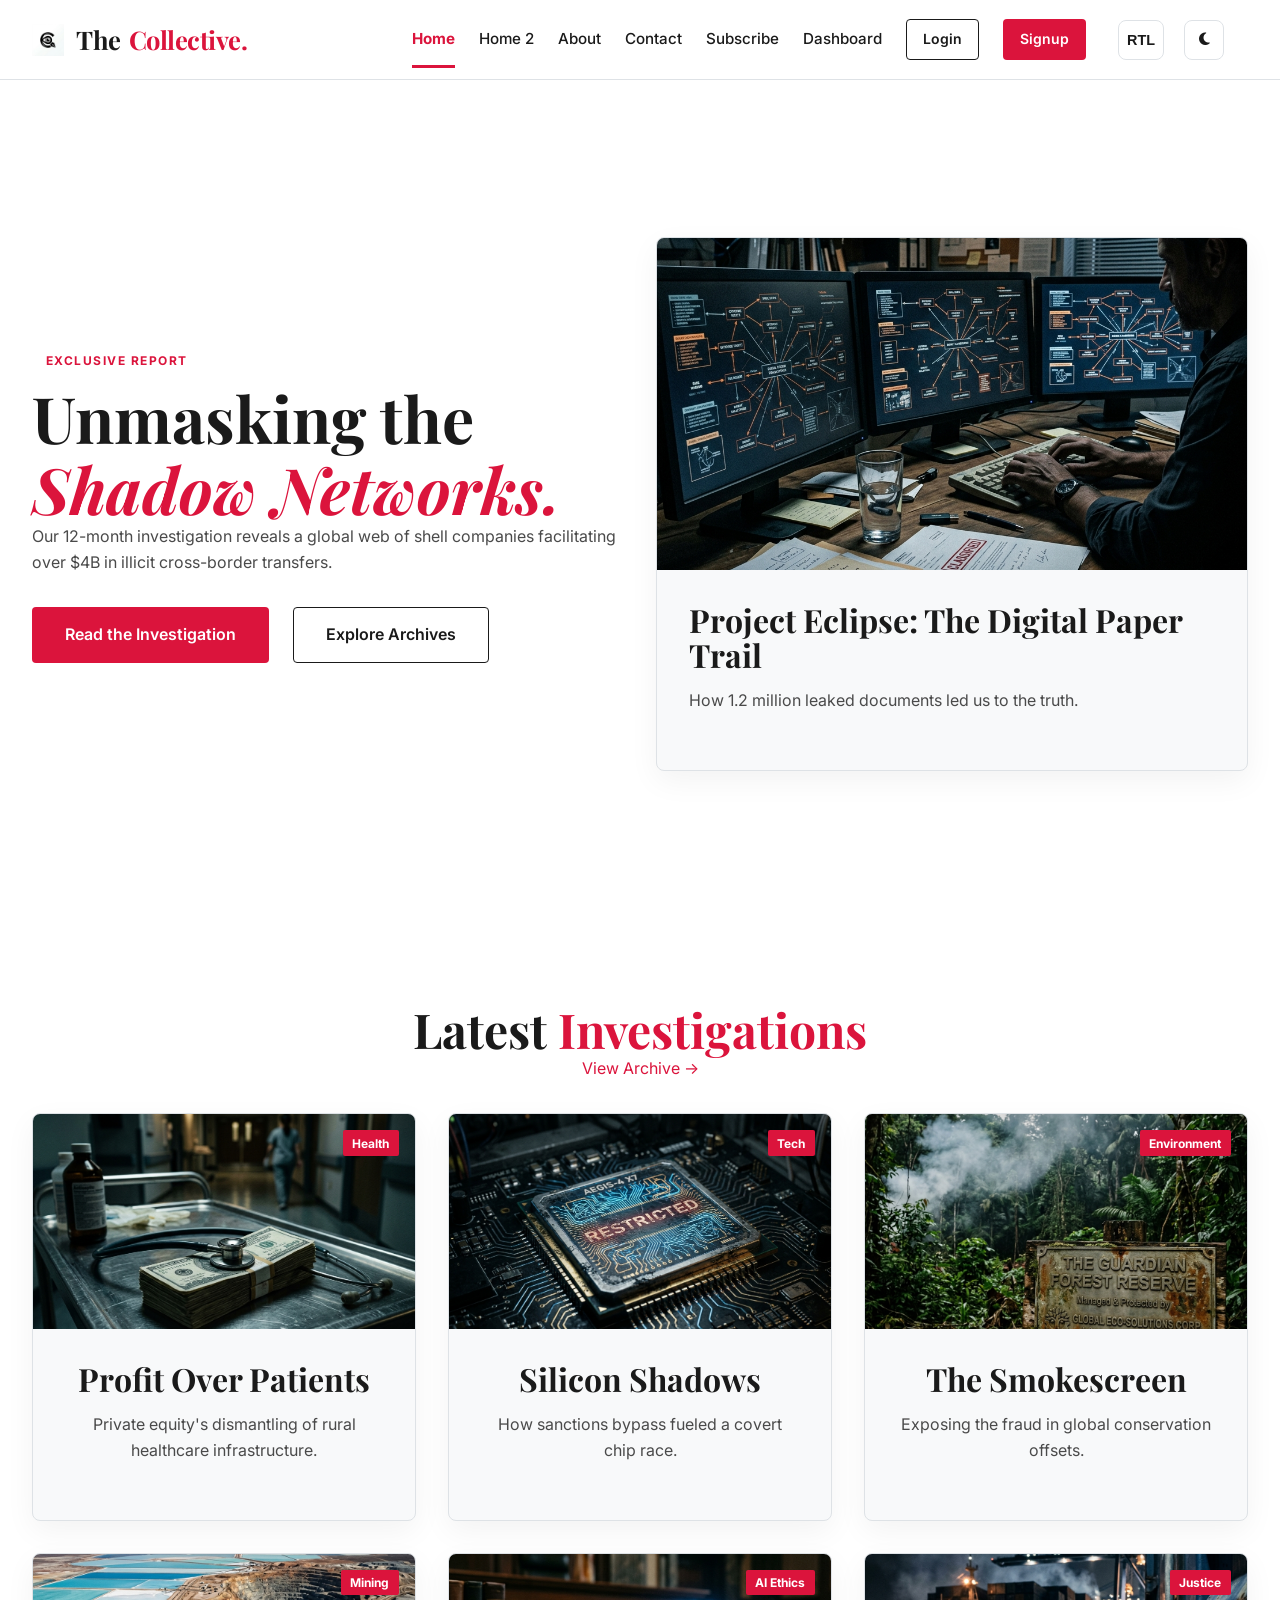
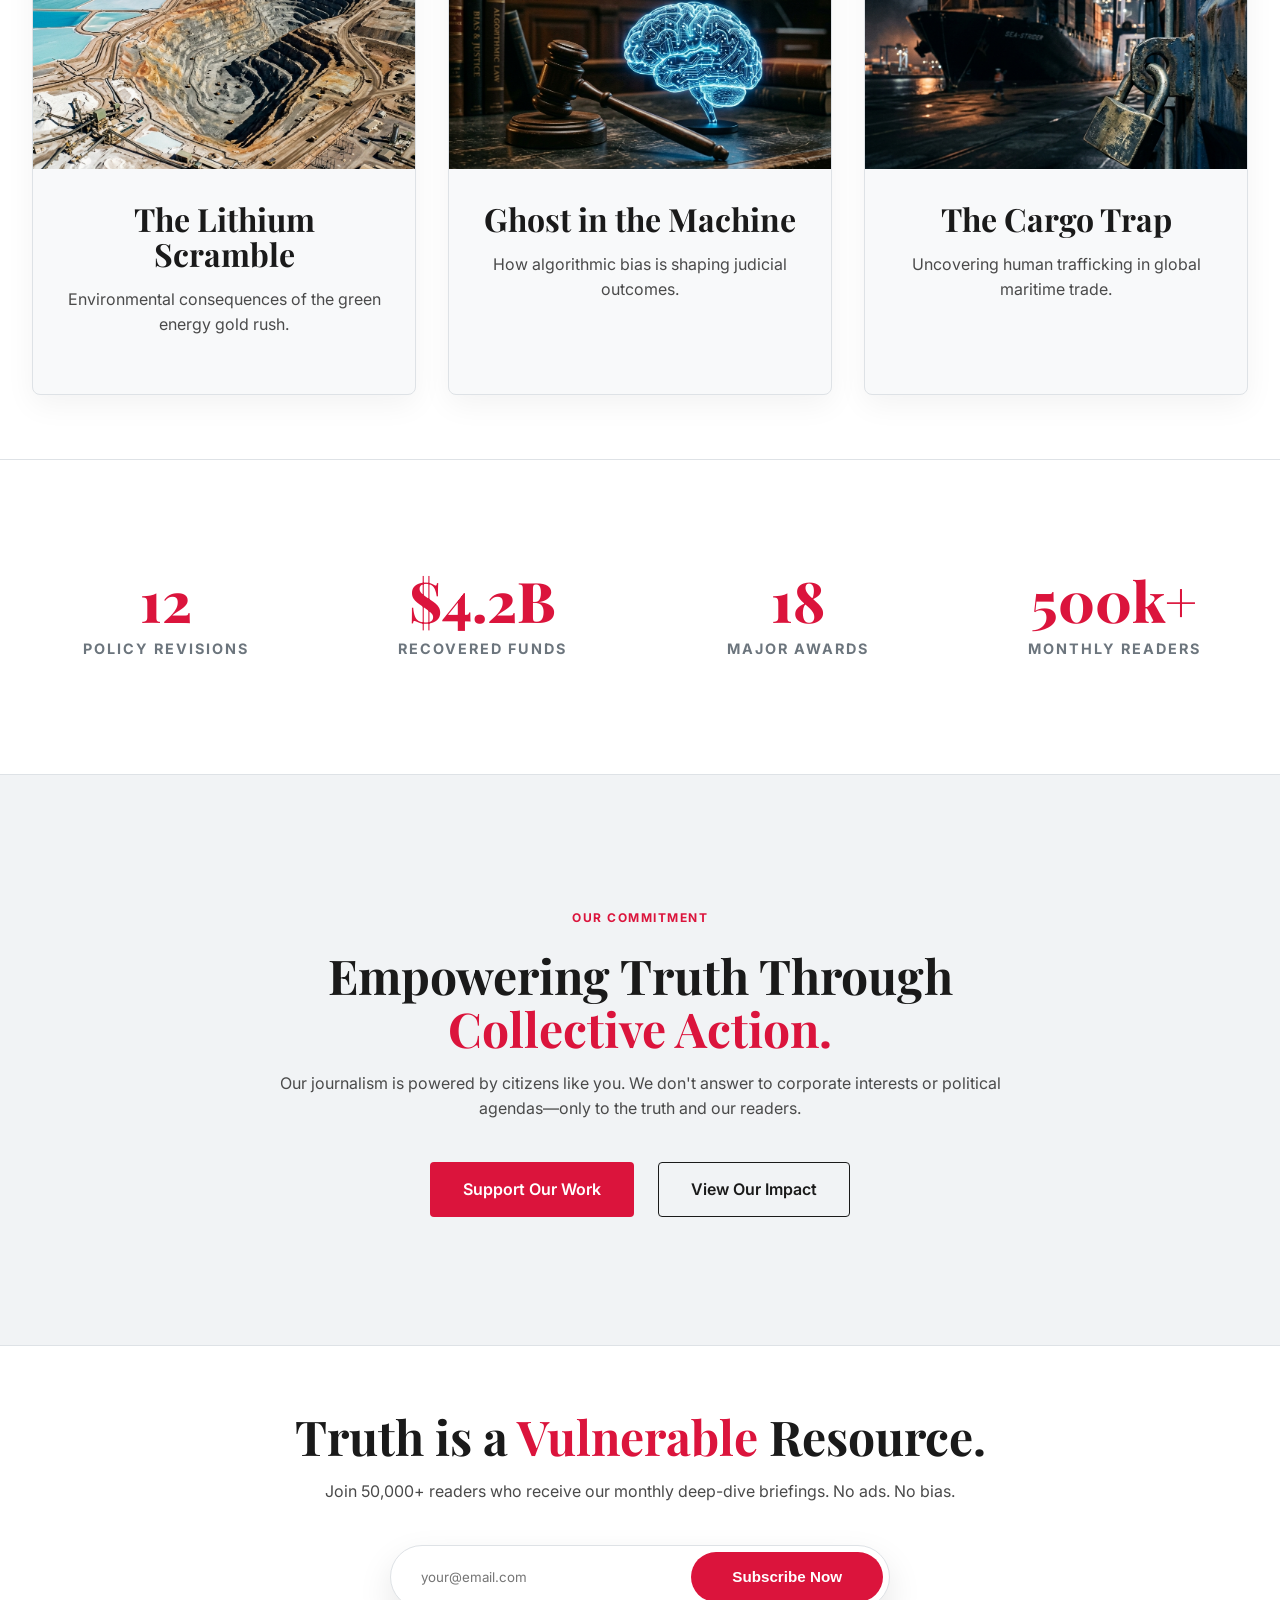
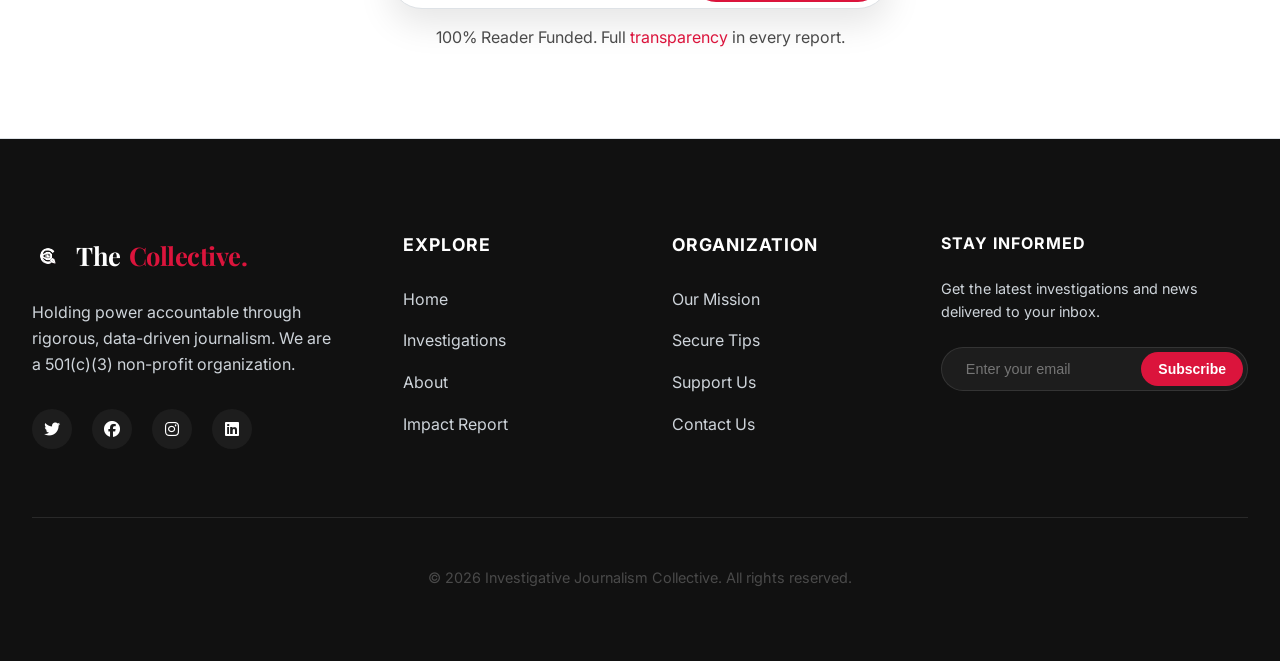
<file: index.html>
<!DOCTYPE html>
<html lang="en">

<head>
    <meta charset="UTF-8">
    <meta name="viewport" content="width=device-width, initial-scale=1.0">
    <title>The Collective | Independent Investigative Journalism</title>
    <meta name="description"
        content="A non-profit investigative journalism collective dedicated to transparency and holding power accountable.">

    <!-- Fonts -->
    <link rel="preconnect" href="https://fonts.googleapis.com">
    <link rel="preconnect" href="https://fonts.gstatic.com" crossorigin>
    <link
        href="https://fonts.googleapis.com/css2?family=Inter:wght@400;500;600;700&family=Playfair+Display:ital,wght@0,600;0,700;1,600&display=swap"
        rel="stylesheet">

    <!-- Icons -->
    <link rel="stylesheet" href="https://cdnjs.cloudflare.com/ajax/libs/font-awesome/6.4.0/css/all.min.css">

    <!-- Favicon -->
    <link rel="icon" type="image/png" href="assets/images/logo.png">

    <!-- Styles -->
    <link rel="stylesheet" href="assets/css/style.css">
</head>

<body>
    <!-- Navbar -->
    <nav class="navbar">
        <div class="container nav-content">
            <a href="index.html" class="logo">
                <img src="assets/images/logo.png" alt="Collective Logo">
                <span class="brand-name">The <span class="brand-accent">Collective.</span></span>
            </a>
            <div class="nav-links" id="nav-links">
                <a href="index.html" class="nav-item active">Home</a>
                <a href="home-2.html" class="nav-item">Home 2</a>

                <a href="about.html" class="nav-item">About</a>
                <a href="contact.html" class="nav-item">Contact</a>
                <a href="plans.html" class="nav-item">Subscribe</a>
                <a href="dashboard.html" class="nav-item">Dashboard</a>
                <a href="login.html" class="btn btn-sm btn-outline">Login</a>
                <a href="signup.html" class="btn btn-sm btn-primary">Signup</a>

                <!-- Mobile Only RTL Button -->
                <button class="mobile-only-rtl" onclick="document.getElementById('rtl-toggle').click()">RTL</button>
            </div>

            <div class="nav-utils">

                <button id="rtl-toggle" class="btn-rtl">RTL</button>
                <button id="theme-toggle" class="btn-icon" aria-label="Toggle Theme">
                    <i class="fas fa-moon"></i>
                </button>
            </div>

            <button class="nav-toggle" id="nav-toggle" aria-label="Toggle Navigation">
                <i class="fas fa-bars"></i>
            </button>
        </div>
    </nav>

    <!-- Reading Progress -->
    <div id="reading-progress" class="reading-progress"></div>

    <main class="home-page">
        <!-- Hero Section -->
        <section class="hero-3d section">
            <div class="container grid-2">
                <div class="hero-text reveal">
                    <span class="tag mb-sm">Exclusive Report</span>
                    <h1>Unmasking the <span class="text-accent italic">Shadow Networks.</span></h1>
                    <p class="lead">Our 12-month investigation reveals a global web of shell companies facilitating over
                        $4B in illicit cross-border transfers.</p>
                    <div class="hero-actions">
                        <a href="article-details.html" class="btn btn-primary">Read the Investigation</a>
                        <a href="articles.html" class="btn btn-outline">Explore Archives</a>
                    </div>
                </div>
                <div class="hero-visual reveal">
                    <!-- 3D Interactive Card logic in JS -->
                    <div class="card interactive-tilt">
                        <div class="card-img-wrapper">
                            <img src="assets/images/article_shadow_networks.png"
                                alt="Shadow Networks Investigation" class="card-img">
                        </div>
                        <div class="card-body p-md">
                            <h3>Project Eclipse: The Digital Paper Trail</h3>
                            <p class="text-muted">How 1.2 million leaked documents led us to the truth.</p>
                        </div>
                    </div>
                </div>
            </div>
        </section>

        <!-- Featured Grid -->
        <section class="section bg-secondary">
            <div class="container">
                <div class="section-header mb-md text-center">
                    <h2>Latest <span class="text-accent">Investigations</span></h2>
                    <a href="articles.html" class="text-accent font-bold">View Archive &rarr;</a>
                </div>

                <div class="grid-3">
                    <!-- Article 1 -->
                    <div class="card reveal affected-card">
                        <div class="card-img-wrapper">
                            <span class="tag-floating">Health</span>
                            <img src="assets/images/article_profit_patients.png"
                                alt="Healthcare" class="card-img">
                        </div>
                        <div class="p-md text-center">
                            <h3>Profit Over Patients</h3>
                            <p class="text-secondary">Private equity's dismantling of rural healthcare infrastructure.
                            </p>
                        </div>
                    </div>

                    <!-- Article 2 -->
                    <div class="card reveal affected-card">
                        <div class="card-img-wrapper">
                            <span class="tag-floating">Tech</span>
                            <img src="assets/images/article_silicon_shadows.png"
                                alt="Tech" class="card-img">
                        </div>
                        <div class="p-md text-center">
                            <h3>Silicon Shadows</h3>
                            <p class="text-secondary">How sanctions bypass fueled a covert chip race.</p>
                        </div>
                    </div>

                    <!-- Article 3 -->
                    <div class="card reveal">
                        <div class="card-img-wrapper">
                            <span class="tag-floating">Environment</span>
                            <img src="assets/images/article_smokescreen.png"
                                alt="Environment" class="card-img">
                        </div>
                        <div class="p-md text-center">
                            <h3>The Smokescreen</h3>
                            <p class="text-secondary">Exposing the fraud in global conservation offsets.</p>
                        </div>
                    </div>

                    <!-- Article 4 -->
                    <div class="card reveal">
                        <div class="card-img-wrapper">
                            <span class="tag-floating">Mining</span>
                            <img src="assets/images/article_lithium_scramble.png"
                                alt="Mining" class="card-img">
                        </div>
                        <div class="p-md text-center">
                            <h3>The Lithium Scramble</h3>
                            <p class="text-secondary">Environmental consequences of the green energy gold rush.</p>
                        </div>
                    </div>

                    <!-- Article 5 -->
                    <div class="card reveal">
                        <div class="card-img-wrapper">
                            <span class="tag-floating">AI Ethics</span>
                            <img src="assets/images/article_ghost_machine.png"
                                alt="AI" class="card-img">
                        </div>
                        <div class="p-md text-center">
                            <h3>Ghost in the Machine</h3>
                            <p class="text-secondary">How algorithmic bias is shaping judicial outcomes.</p>
                        </div>
                    </div>

                    <!-- Article 6 -->
                    <div class="card reveal">
                        <div class="card-img-wrapper">
                            <span class="tag-floating">Justice</span>
                            <img src="assets/images/article_cargo_trap.png"
                                alt="Justice" class="card-img">
                        </div>
                        <div class="p-md text-center">
                            <h3>The Cargo Trap</h3>
                            <p class="text-secondary">Uncovering human trafficking in global maritime trade.</p>
                        </div>
                    </div>
                </div>
            </div>
        </section>

        <!-- Global Impact Section -->
        <section class="impact-section">
            <div class="container">
                <div class="impact-grid reveal">
                    <div class="stat-item">
                        <span class="stat-number">12</span>
                        <span class="stat-label">Policy Revisions</span>
                    </div>
                    <div class="stat-item">
                        <span class="stat-number">$4.2B</span>
                        <span class="stat-label">Recovered Funds</span>
                    </div>
                    <div class="stat-item">
                        <span class="stat-number">18</span>
                        <span class="stat-label">Major Awards</span>
                    </div>
                    <div class="stat-item">
                        <span class="stat-number">500k+</span>
                        <span class="stat-label">Monthly Readers</span>
                    </div>
                </div>
            </div>
        </section>

        <!-- Mission CTA Section -->
        <section class="mission-cta section bg-tertiary">
            <div class="container text-center reveal">
                <div class="mission-content max-w-lg mx-auto">
                    <span class="tag mb-sm">Our Commitment</span>
                    <h2 class="mb-sm">Empowering Truth Through <span class="text-accent">Collective Action.</span></h2>
                    <p class="lead mb-md">Our journalism is powered by citizens like you. We don't answer to corporate interests or political agendas—only to the truth and our readers.</p>
                    <div class="mission-actions">
                        <a href="donate.html" class="btn btn-primary">Support Our Work</a>
                        <a href="about.html" class="btn btn-outline">View Our Impact</a>
                    </div>
                </div>
            </div>
        </section>

        <!-- Newsletter / CTA -->
        <section class="section">
            <div class="container text-center">
                <div class="cta-box glass p-xl reveal">
                    <h2>Truth is a <span class="text-accent">Vulnerable</span> Resource.</h2>
                    <p class="mb-md">Join 50,000+ readers who receive our monthly deep-dive briefings. No ads. No bias.
                    </p>
                    <form class="newsletter-form">
                        <input type="email" class="form-control" placeholder="your@email.com" required>
                        <button type="submit" class="btn btn-primary">Subscribe Now</button>
                    </form>
                    <p class="text-muted small" style="margin-top: 1rem;">100% Reader Funded. Full <a
                            href="transparency.html">transparency</a> in every report.</p>
                </div>
            </div>
        </section>
    </main>

    <!-- Footer -->
    <footer class="footer">
        <div class="container">
            <div class="footer-grid">
                <!-- Column 1: Branding & Social -->
                <div class="footer-brand">
                    <a href="index.html" class="logo mb-sm">
                        <img src="assets/images/logo.png" alt="Collective Logo">
                        <span class="brand-name">The <span class="brand-accent">Collective.</span></span>
                    </a>
                    <p class="footer-mission mb-md">
                        Holding power accountable through rigorous, data-driven journalism.
                        We are a 501(c)(3) non-profit organization.
                    </p>
                    <div class="social-links">
                        <a href="#" aria-label="Twitter"><i class="fab fa-twitter"></i></a>
                        <a href="#" aria-label="Facebook"><i class="fab fa-facebook"></i></a>
                        <a href="#" aria-label="Instagram"><i class="fab fa-instagram"></i></a>
                        <a href="#" aria-label="LinkedIn"><i class="fab fa-linkedin"></i></a>
                    </div>
                </div>

                <!-- Column 2: Explore -->
                <div class="footer-links">
                    <h4>Explore</h4>
                    <ul>
                        <li><a href="index.html">Home</a></li>
                        <li><a href="articles.html">Investigations</a></li>
                        <li><a href="about.html">About</a></li>
                        <li><a href="transparency.html">Impact Report</a></li>
                    </ul>
                </div>

                <!-- Column 3: Organization -->
                <div class="footer-links">
                    <h4>Organization</h4>
                    <ul>
                        <li><a href="about.html">Our Mission</a></li>
                        <li><a href="contact.html">Secure Tips</a></li>
                        <li><a href="plans.html">Support Us</a></li>
                        <li><a href="contact.html">Contact Us</a></li>
                    </ul>
                </div>

                <!-- Column 4: Newsletter -->
                <div class="footer-newsletter">
                    <h4>Stay Informed</h4>
                    <p>Get the latest investigations and news delivered to your inbox.</p>
                    <form class="newsletter-inline">
                        <input type="email" placeholder="Enter your email" required>
                        <button type="submit" class="btn btn-primary btn-sm">Subscribe</button>
                    </form>
                </div>
            </div>

            <!-- Bottom Row -->
            <div class="footer-bottom">

                <p>&copy; 2026 Investigative Journalism Collective. All rights reserved.</p>
            </div>
        </div>
    </footer>

    <!-- Search Overlay -->
    <div id="search-overlay" class="search-overlay">
        <button id="close-search" class="btn-icon"><i class="fas fa-times"></i></button>
        <div class="search-form">
            <input type="text" placeholder="Search investigations...">
            <button class="btn btn-primary">Search</button>
        </div>
    </div>

    <!-- Scripts -->
    <button class="scroll-top" id="scroll-top" aria-label="Scroll to Top">
        <i class="fas fa-arrow-up"></i>
    </button>
    <script src="assets/js/main.js"></script>
    <style>
        /* Floating Tags */
        .tag-floating {
            position: absolute;
            top: 1rem;
            inset-inline-end: 1rem;
            background-color: var(--primary-color);
            color: #fff;
            padding: 0.2rem 0.6rem;
            font-size: 0.75rem;
            font-weight: 700;
            border-radius: 2px;
            z-index: 10;
        }

        /* Reading Progress */
        .reading-progress {
            position: fixed;
            top: 0;
            left: 0;
            height: 3px;
            background: var(--primary-color);
            z-index: 1001;
            width: 0;
        }

        /* Hero Tilt Effect */
        .interactive-tilt {
            transition: transform 0.1s ease-out;
            perspective: 1000px;
        }

        /* Search Overlay */
        .search-overlay {
            position: fixed;
            top: 0;
            left: 0;
            width: 100%;
            height: 100%;
            background: rgba(0, 0, 0, 0.95);
            display: none;
            justify-content: center;
            align-items: center;
            z-index: 2000;
        }

        .search-overlay.active {
            display: flex;
            animation: fadeIn var(--transition-base);
        }

        .search-form {
            text-align: center;
            width: 100%;
            max-width: 600px;
            padding: 2rem;
        }

        .search-form input {
            width: 100%;
            background: transparent;
            border: none;
            border-bottom: 2px solid var(--primary-color);
            font-size: 2rem;
            color: #fff;
            margin-bottom: 2rem;
            outline: none;
        }

        #close-search {
            position: absolute;
            top: 2rem;
            inset-inline-end: 2rem;
            font-size: 2rem;
            color: #fff;
            background: none;
            border: none;
            cursor: pointer;
        }

        .btn-icon {
            background: none;
            border: none;
            cursor: pointer;
            color: var(--text-primary);
            font-size: 1.25rem;
        }
    </style>
</body>

</html>
</file>
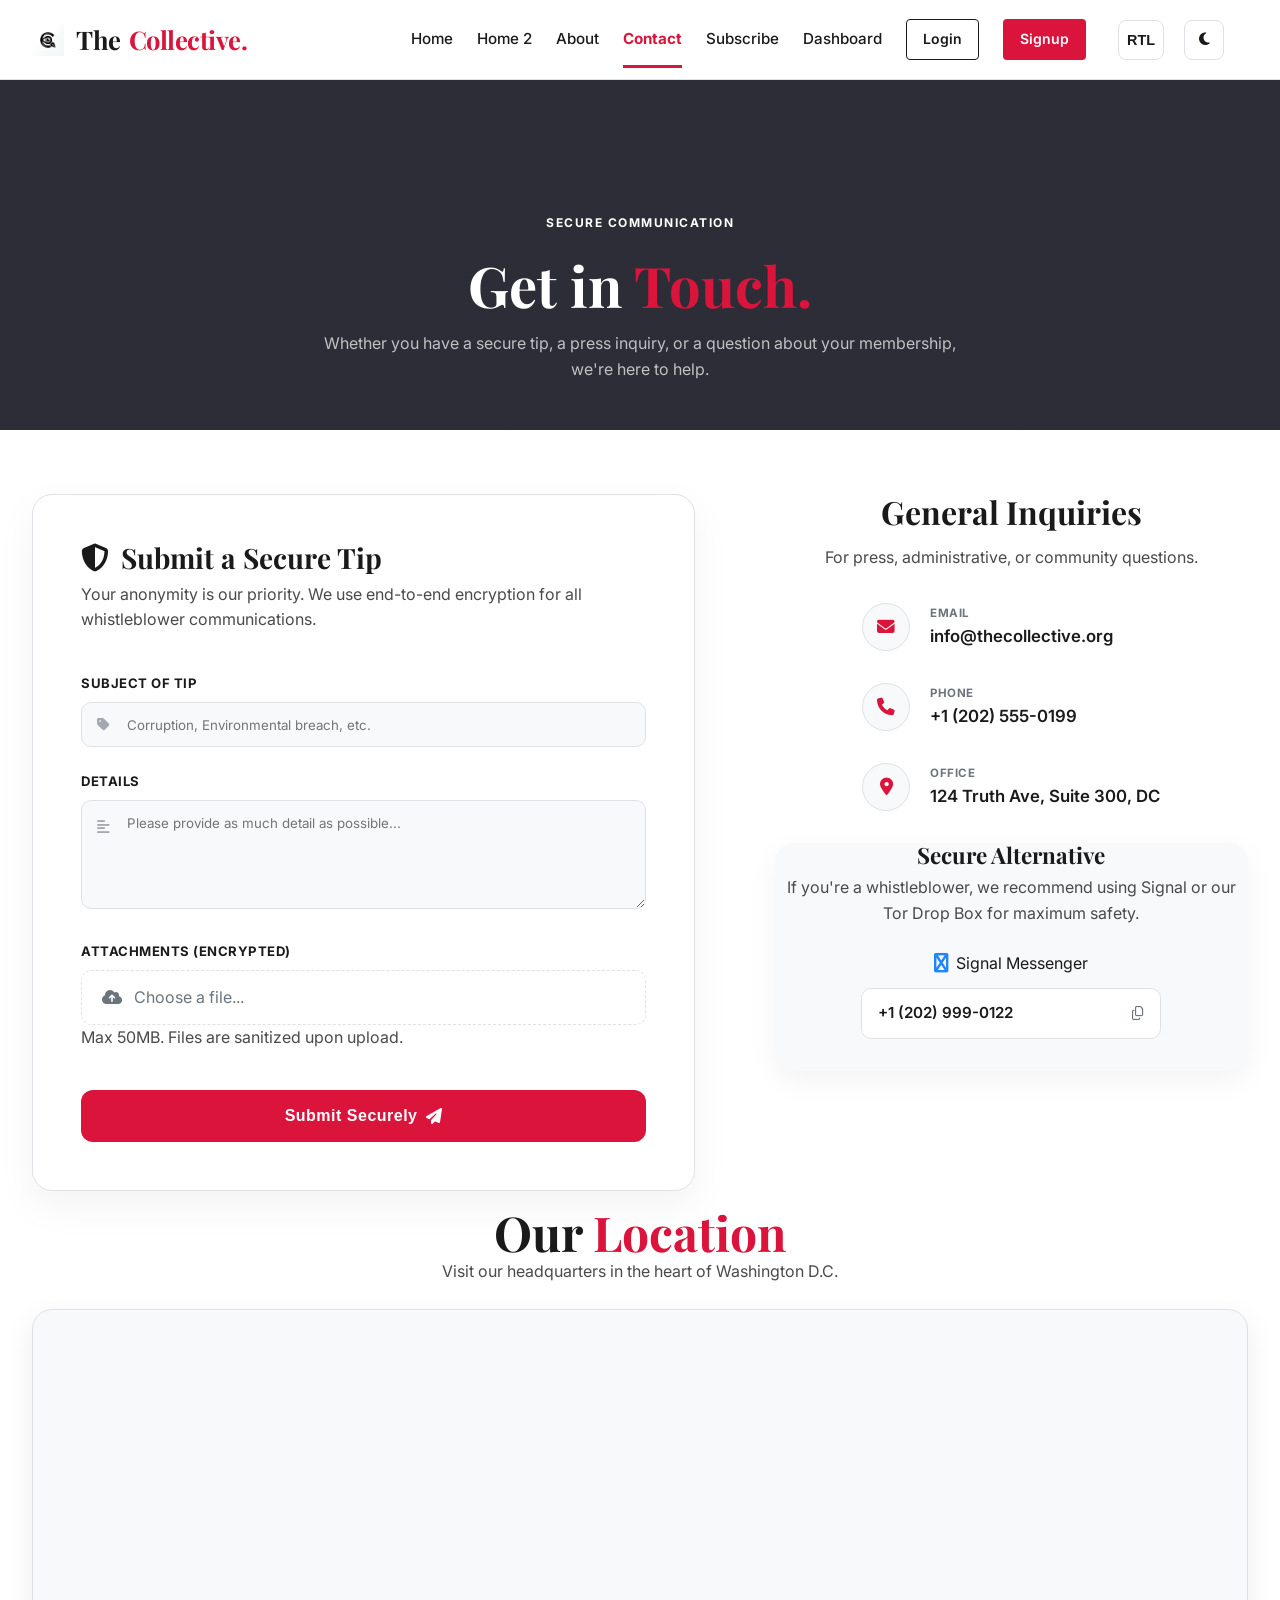
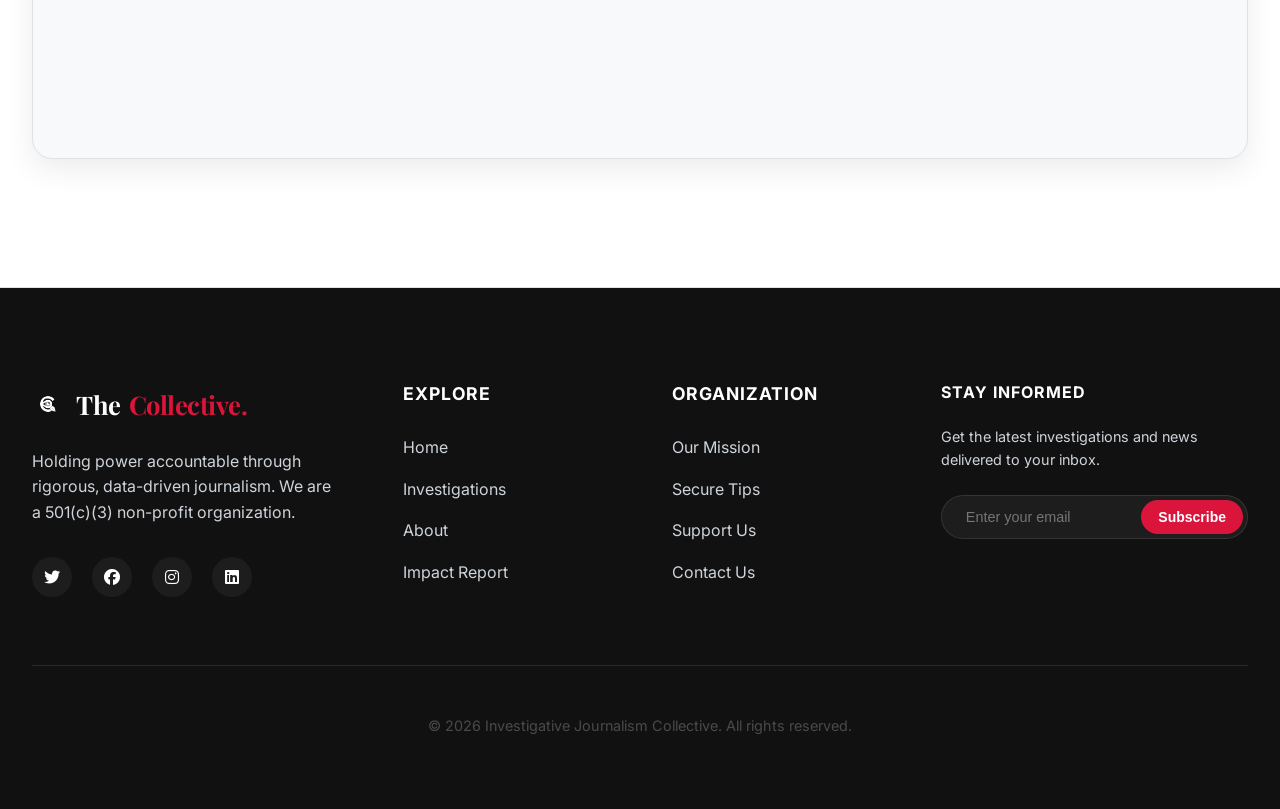
<file: contact.html>
<!DOCTYPE html>
<html lang="en">
<head>
    <meta charset="UTF-8">
    <meta name="viewport" content="width=device-width, initial-scale=1.0">
    <title>Contact & Secure Tips | The Collective</title>
    <link rel="preconnect" href="https://fonts.googleapis.com">
    <link rel="preconnect" href="https://fonts.gstatic.com" crossorigin>
    <link href="https://fonts.googleapis.com/css2?family=Inter:wght@400;500;600;700&family=Playfair+Display:ital,wght@0,600;0,700;1,600&display=swap" rel="stylesheet">
    <link rel="stylesheet" href="https://cdnjs.cloudflare.com/ajax/libs/font-awesome/6.4.0/css/all.min.css">
    <link rel="icon" type="image/png" href="assets/images/logo.png">
    <link rel="stylesheet" href="assets/css/style.css">
</head>
<body>
    <nav class="navbar">
        <div class="container nav-content">
            <a href="index.html" class="logo">
                <img src="assets/images/logo.png" alt="Collective Logo">
                <span class="brand-name">The <span class="brand-accent">Collective.</span></span>
            </a>
            <div class="nav-links" id="nav-links">
                <a href="index.html" class="nav-item">Home</a>
                <a href="home-2.html" class="nav-item">Home 2</a>

                <a href="about.html" class="nav-item">About</a>
                <a href="contact.html" class="nav-item active">Contact</a>
                <a href="plans.html" class="nav-item">Subscribe</a>
                <a href="dashboard.html" class="nav-item">Dashboard</a>
                <a href="login.html" class="btn btn-sm btn-outline">Login</a>
                <a href="signup.html" class="btn btn-sm btn-primary">Signup</a>
                <button class="mobile-only-rtl" onclick="document.getElementById('rtl-toggle').click()">RTL</button>
            </div>

            <div class="nav-utils">

                <button id="rtl-toggle" class="btn-rtl">RTL</button>
                <button id="theme-toggle" class="btn-icon" aria-label="Toggle Theme">
                    <i class="fas fa-moon"></i>
                </button>
            </div>

            <button class="nav-toggle" id="nav-toggle" aria-label="Toggle Navigation">
                <i class="fas fa-bars"></i>
            </button>
        </div>
    </nav>

    <main>
        <!-- Premium Contact Hero -->
        <header class="contact-hero">
            <div class="container hero-content text-center">
                <span class="tag mb-sm">Secure Communication</span>
                <h1 class="hero-title reveal">Get in <span class="text-accent">Touch.</span></h1>
                <p class="lead reveal">Whether you have a secure tip, a press inquiry, or a question about your membership, we're here to help.</p>
            </div>
        </header>

        <section class="section">
            <div class="container">
                <div class="contact-grid">
                    <!-- Secure Tip Form -->
                    <div class="reveal">
                        <div class="contact-card tip-card">
                            <div class="card-header">
                                <h2 class="h3"><i class="fas fa-shield-alt text-primary"></i> Submit a Secure Tip</h2>
                                <p class="small text-muted">Your anonymity is our priority. We use end-to-end encryption for all whistleblower communications.</p>
                            </div>
                            
                            <form class="secure-form">
                                <div class="form-group">
                                    <label class="form-label">Subject of Tip</label>
                                    <div class="input-wrap">
                                        <i class="fas fa-tag"></i>
                                        <input type="text" class="form-control" placeholder="Corruption, Environmental breach, etc." required>
                                    </div>
                                </div>
                                <div class="form-group">
                                    <label class="form-label">Details</label>
                                    <div class="input-wrap">
                                        <i class="fas fa-align-left" style="top: 1.25rem; transform: none;"></i>
                                        <textarea class="form-control" rows="5" placeholder="Please provide as much detail as possible..." required></textarea>
                                    </div>
                                </div>
                                <div class="form-group">
                                    <label class="form-label">Attachments (Encrypted)</label>
                                    <div class="file-input-wrapper">
                                        <input type="file" id="file-upload" class="file-input">
                                        <label for="file-upload" class="file-label">
                                            <i class="fas fa-cloud-upload-alt"></i>
                                            <span>Choose a file...</span>
                                        </label>
                                    </div>
                                    <p class="small mt-xs text-muted">Max 50MB. Files are sanitized upon upload.</p>
                                </div>
                                <button type="submit" class="btn btn-primary submit-btn">
                                    Submit Securely <i class="fas fa-paper-plane ml-xs"></i>
                                </button>
                            </form>
                        </div>
                    </div>

                    <!-- General Contact -->
                    <div class="reveal">
                        <div class="contact-info-section">
                            <div class="info-block mb-xl">
                                <h3 class="mb-sm">General Inquiries</h3>
                                <p class="small text-muted mb-md">For press, administrative, or community questions.</p>
                                <ul class="contact-list">
                                    <li>
                                        <div class="icon-circle"><i class="fas fa-envelope"></i></div>
                                        <div>
                                            <span class="label">Email</span>
                                            <span class="value">info@thecollective.org</span>
                                        </div>
                                    </li>
                                    <li>
                                        <div class="icon-circle"><i class="fas fa-phone"></i></div>
                                        <div>
                                            <span class="label">Phone</span>
                                            <span class="value">+1 (202) 555-0199</span>
                                        </div>
                                    </li>
                                    <li>
                                        <div class="icon-circle"><i class="fas fa-map-marker-alt"></i></div>
                                        <div>
                                            <span class="label">Office</span>
                                            <span class="value">124 Truth Ave, Suite 300, DC</span>
                                        </div>
                                    </li>
                                </ul>
                            </div>

                            <div class="card p-lg reveal secure-alt-card">
                                <h3>Secure Alternative</h3>
                                <p class="small text-muted mb-lg">If you're a whistleblower, we recommend using Signal or our Tor Drop Box for maximum safety.</p>
                                
                                <div class="secure-option mb-md">
                                    <div class="option-header">
                                        <i class="fab fa-signal messenger-icon"></i>
                                        <span class="font-bold">Signal Messenger</span>
                                    </div>
                                    <div class="option-value">
                                        <code>+1 (202) 999-0122</code>
                                        <button class="copy-btn"><i class="far fa-copy"></i></button>
                                    </div>
                                </div>
                            </div>
                        </div>
                    </div>
                </div>
            </div>
        <!-- Location Map Section -->
        <section class="section bg-secondary reveal">
            <div class="container">
                <div class="section-header text-center mb-lg">
                    <h2>Our <span class="text-accent">Location</span></h2>
                    <p class="text-muted">Visit our headquarters in the heart of Washington D.C.</p>
                </div>
                <div class="map-wrapper card">
                    <iframe 
                        src="https://www.google.com/maps/embed?pb=!1m18!1m12!1m3!1d3105.150383115456!2d-77.0365297!3d38.8976763!2m3!1f0!2f0!3f0!3m2!1i1024!2i768!4f13.1!3m3!1m2!1s0x89b7b7bcdecbb1dd%3A0xff4598513689c10!2sWhite%20House!5e0!3m2!1sen!2sus!4v1711620000000!5m2!1sen!2sus" 
                        width="100%" 
                        height="450" 
                        style="border:0;" 
                        allowfullscreen="" 
                        loading="lazy" 
                        referrerpolicy="no-referrer-when-downgrade">
                    </iframe>
                </div>
            </div>
        </section>
    </main>

    <!-- Footer -->
    <footer class="footer">
        <div class="container">
            <div class="footer-grid">
                <!-- Column 1: Branding & Social -->
                <div class="footer-brand">
                    <a href="index.html" class="logo mb-sm">
                        <img src="assets/images/logo.png" alt="Collective Logo">
                        <span class="brand-name">The <span class="brand-accent">Collective.</span></span>
                    </a>
                    <p class="footer-mission mb-md">
                        Holding power accountable through rigorous, data-driven journalism. 
                        We are a 501(c)(3) non-profit organization.
                    </p>
                    <div class="social-links">
                        <a href="#" aria-label="Twitter"><i class="fab fa-twitter"></i></a>
                        <a href="#" aria-label="Facebook"><i class="fab fa-facebook"></i></a>
                        <a href="#" aria-label="Instagram"><i class="fab fa-instagram"></i></a>
                        <a href="#" aria-label="LinkedIn"><i class="fab fa-linkedin"></i></a>
                    </div>
                </div>

                <!-- Column 2: Explore -->
                <div class="footer-links">
                    <h4>Explore</h4>
                    <ul>
                        <li><a href="index.html">Home</a></li>
                        <li><a href="articles.html">Investigations</a></li>
                        <li><a href="about.html">About</a></li>
                        <li><a href="transparency.html">Impact Report</a></li>
                    </ul>
                </div>

                <!-- Column 3: Organization -->
                <div class="footer-links">
                    <h4>Organization</h4>
                    <ul>
                        <li><a href="about.html">Our Mission</a></li>
                        <li><a href="contact.html">Secure Tips</a></li>
                        <li><a href="plans.html">Support Us</a></li>
                        <li><a href="contact.html">Contact Us</a></li>
                    </ul>
                </div>

                <div class="footer-newsletter">
                    <h4>Stay Informed</h4>
                    <p>Get the latest investigations and news delivered to your inbox.</p>
                    <form class="newsletter-inline">
                        <input type="email" placeholder="Enter your email" required>
                        <button type="submit" class="btn btn-primary btn-sm">Subscribe</button>
                    </form>
                </div>
            </div>

            <!-- Bottom Row -->
            <div class="footer-bottom">
                <p>&copy; 2026 Investigative Journalism Collective. All rights reserved.</p>
            </div>
        </div>
    </footer>

    <button class="scroll-top" id="scroll-top" aria-label="Scroll to Top">
        <i class="fas fa-arrow-up"></i>
    </button>
    <script src="assets/js/main.js"></script>
    <style>
        /* ── Contact Hero ── */
        .contact-hero {
            position: relative;
            min-height: 350px;
            display: flex;
            align-items: center;
            background: linear-gradient(rgba(8, 8, 20, 0.85), rgba(8, 8, 20, 0.85)), 
                        url('https://images.unsplash.com/photo-1423666639041-f56196c271e8?auto=format&fit=crop&w=1600&q=80') center/cover no-repeat;
            padding-top: 5rem;
        }
        .contact-hero .tag { color: #fff; border-color: rgba(255,255,255,0.3); }
        .contact-hero .hero-title { font-family: 'Playfair Display', serif; font-size: 3.5rem; color: #fff; margin-bottom: 1rem; }
        .contact-hero .lead { color: rgba(255,255,255,0.7); max-width: 650px; margin: 0 auto; }

        /* ── Layout Grid ── */
        .contact-grid { display: grid; grid-template-columns: 1.4fr 1fr; gap: 5rem; align-items: start; }

        /* ── Tip Card & Form ── */
        .tip-card {
            background: var(--bg-primary);
            border-radius: 20px;
            border: 1px solid var(--border-color);
            box-shadow: 0 15px 40px rgba(0,0,0,0.05);
            padding: 3rem;
        }
        .tip-card .card-header { margin-bottom: 2.5rem; }
        .tip-card h2 { display: flex; align-items: center; gap: 0.75rem; font-size: 1.75rem; margin-bottom: 0.5rem; }

        .secure-form .form-group { margin-bottom: 1.5rem; }
        .secure-form .form-label { display: block; font-weight: 700; font-size: 0.82rem; text-transform: uppercase; letter-spacing: 0.5px; color: var(--text-primary); margin-bottom: 0.5rem; }
        
        .input-wrap { position: relative; }
        .input-wrap i { position: absolute; left: 1rem; top: 50%; transform: translateY(-50%); color: var(--text-muted); font-size: 0.9rem; opacity: 0.6; }
        .input-wrap .form-control { width: 100%; padding: 0.85rem 1rem 0.85rem 2.8rem; border: 1.5px solid var(--border-color); border-radius: 10px; background: var(--bg-secondary); color: var(--text-primary); transition: all 0.2s; }
        .input-wrap .form-control:focus { border-color: var(--primary-color); background: var(--bg-primary); box-shadow: 0 0 0 4px rgba(230,57,70,0.08); outline: none; }

        /* File input */
        .file-input-wrapper { position: relative; }
        .file-input { position: absolute; width: 0.1px; height: 0.1px; opacity: 0; overflow: hidden; z-index: -1; }
        .file-label { display: flex; align-items: center; gap: 0.75rem; padding: 0.85rem 1.25rem; border: 1.5px dashed var(--border-color); border-radius: 10px; cursor: pointer; color: var(--text-muted); transition: all 0.2s; }
        .file-label:hover { border-color: var(--primary-color); color: var(--primary-color); background: rgba(230,57,70,0.03); }

        .submit-btn { width: 100%; padding: 1rem; border-radius: 12px; font-weight: 700; letter-spacing: 0.5px; margin-top: 1rem; }

        /* ── Contact Info Sidebar ── */
        .contact-info-section { text-align: center; }
        .contact-list { list-style: none; padding: 0; display: inline-flex; flex-direction: column; align-items: flex-start; }
        .contact-list li { display: flex; align-items: center; gap: 1.25rem; margin-bottom: 2rem; text-align: left; }
        .icon-circle { width: 48px; height: 48px; min-width: 48px; border-radius: 50%; background: var(--bg-secondary); border: 1px solid var(--border-color); display: flex; align-items: center; justify-content: center; color: var(--primary-color); font-size: 1.1rem; }
        .contact-list .label { display: block; font-size: 0.72rem; font-weight: 700; text-transform: uppercase; color: var(--text-muted); margin-bottom: 1px; letter-spacing: 0.5px; }
        .contact-list .value { color: var(--text-primary); font-weight: 600; font-size: 1.05rem; }

        .secure-alt-card { border-radius: 20px; background: var(--bg-secondary); border: none; text-align: center; }
        .secure-alt-card h3 { font-size: 1.4rem; margin-bottom: 0.5rem; }
        .messenger-icon { font-size: 1.2rem; color: #2086ff; margin-right: 0.5rem; }
        .option-header { display: flex; align-items: center; justify-content: center; margin-bottom: 0.75rem; }
        .option-value { display: flex; align-items: center; justify-content: space-between; background: var(--bg-primary); padding: 0.75rem 1rem; border-radius: 10px; border: 1px solid var(--border-color); max-width: 300px; margin: 0 auto; }
        .option-value code { font-family: 'Inter', monospace; color: var(--text-primary); font-size: 0.95rem; font-weight: 600; }
        .copy-btn { background: none; border: none; color: var(--text-muted); cursor: pointer; transition: color 0.2s; }
        .copy-btn:hover { color: var(--primary-color); }

        @media (max-width: 1024px) {
            .contact-grid { grid-template-columns: 1fr; gap: 4rem; }
            .contact-hero .hero-title { font-size: 2.75rem; }
        }

        /* ── Map Section ── */
        .map-wrapper {
            position: relative;
            padding: 0;
            overflow: hidden;
            border-radius: 20px;
            border: 1px solid var(--border-color);
            box-shadow: 0 10px 30px rgba(0,0,0,0.08);
            height: 450px;
            width: 100%;
            background: var(--bg-secondary);
        }
        .map-wrapper iframe {
            width: 100%;
            height: 100%;
            display: block;
        }

        @media (max-width: 1024px) {
            .map-wrapper { height: 400px; }
        }
        @media (max-width: 768px) {
            .map-wrapper { height: 350px; }
        }
        @media (max-width: 480px) {
            .map-wrapper { height: 300px; }
        }
    </style>
</body>
</html>
</file>
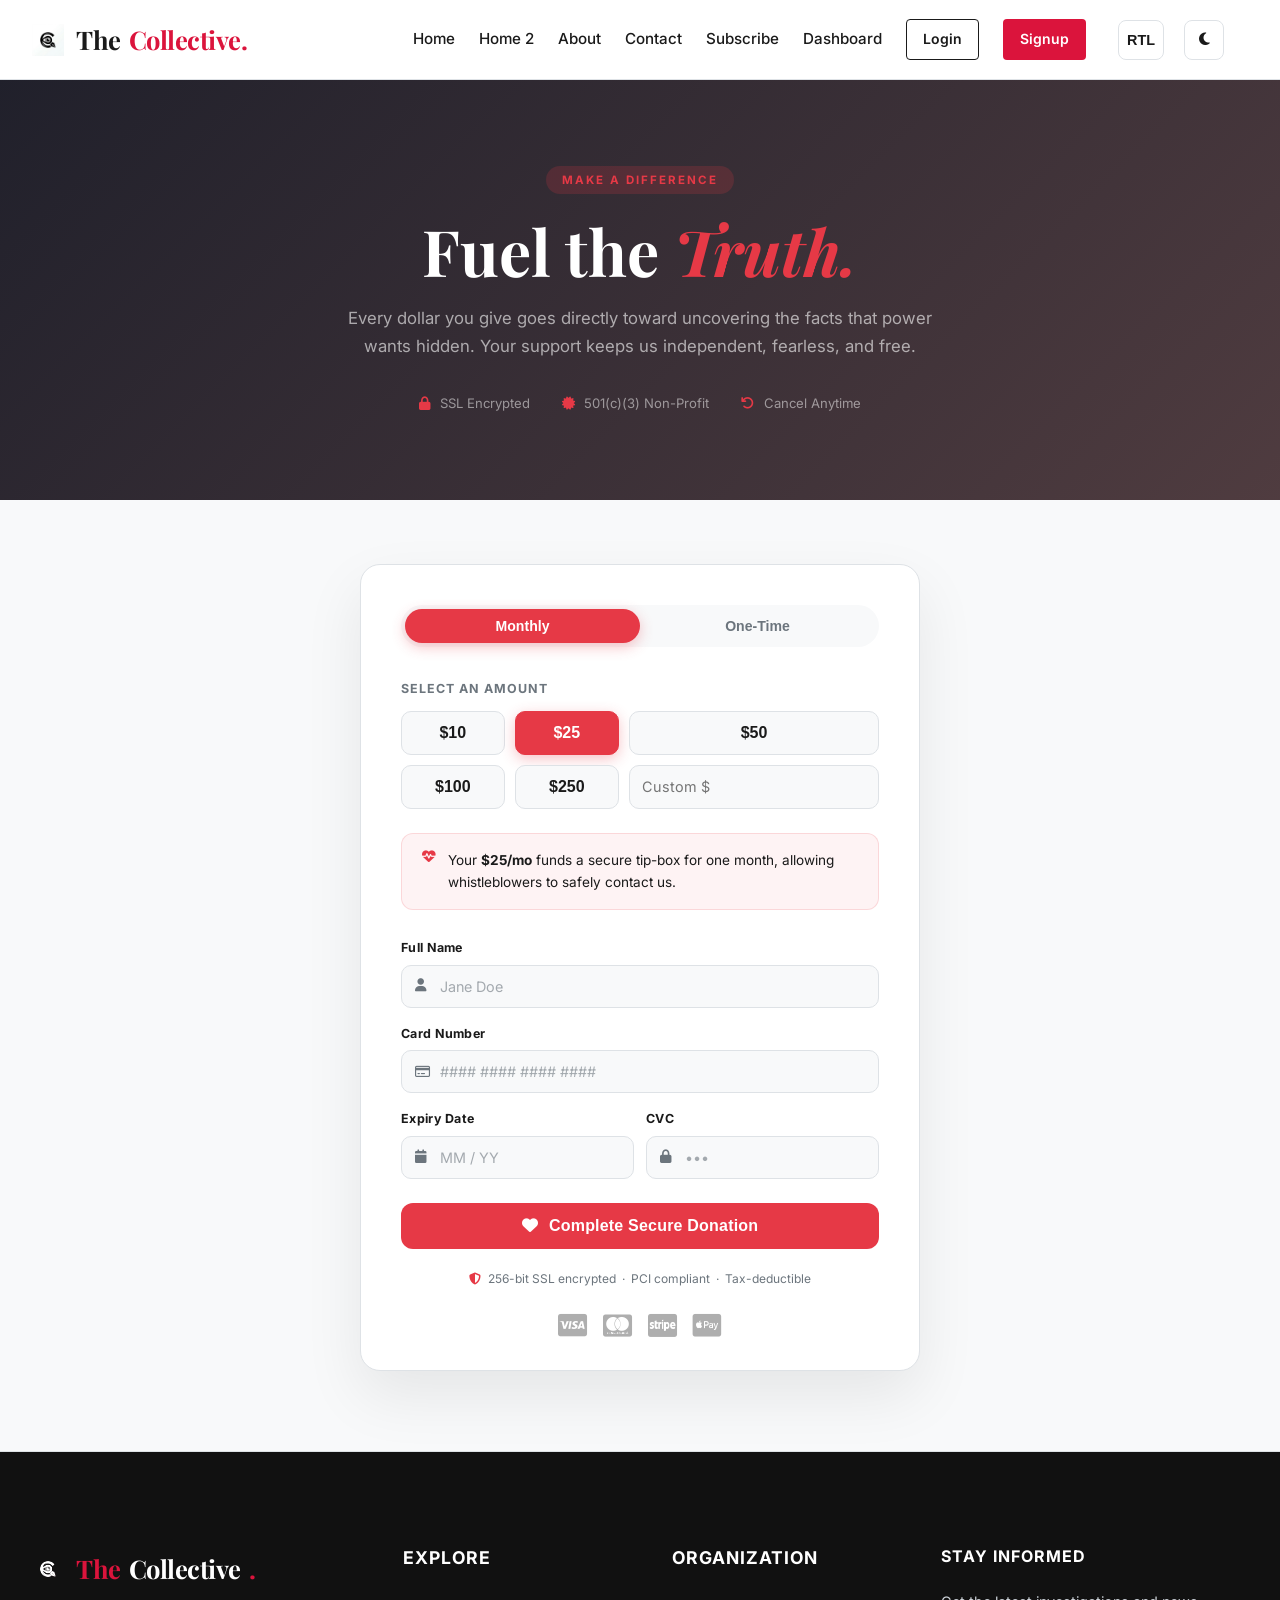
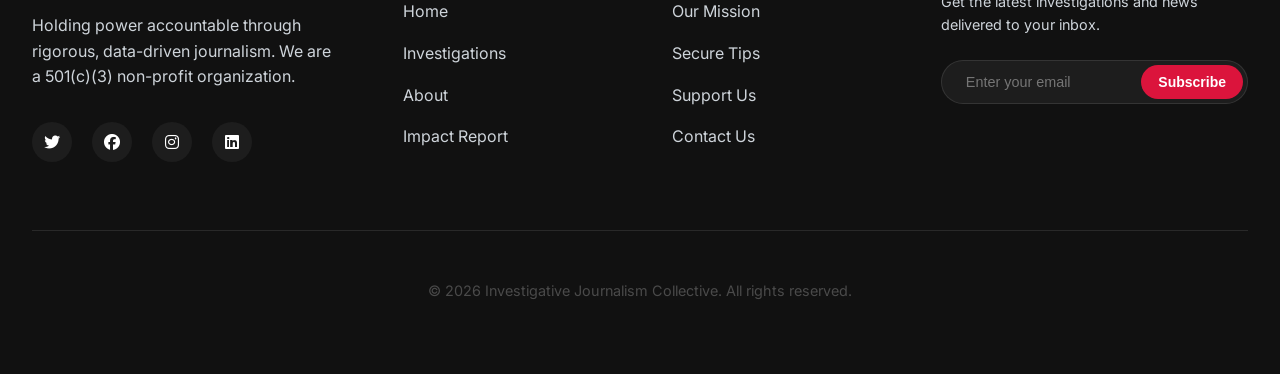
<file: donate.html>
<!DOCTYPE html>
<html lang="en">
<head>
    <meta charset="UTF-8">
    <meta name="viewport" content="width=device-width, initial-scale=1.0">
    <title>Donate | The Collective</title>
    <link rel="preconnect" href="https://fonts.googleapis.com">
    <link rel="preconnect" href="https://fonts.gstatic.com" crossorigin>
    <link href="https://fonts.googleapis.com/css2?family=Inter:wght@400;500;600;700&family=Playfair+Display:ital,wght@0,600;0,700;1,600&display=swap" rel="stylesheet">
    <link rel="stylesheet" href="https://cdnjs.cloudflare.com/ajax/libs/font-awesome/6.4.0/css/all.min.css">
    <link rel="icon" type="image/png" href="assets/images/logo.png">
    <link rel="stylesheet" href="assets/css/style.css">
</head>
<body>
    <nav class="navbar">
        <div class="container nav-content">
            <a href="index.html" class="logo">
                <img src="assets/images/logo.png" alt="Collective Logo">
                <span class="brand-name">The <span class="brand-accent">Collective.</span></span>
            </a>
            <div class="nav-links" id="nav-links">
                <a href="index.html" class="nav-item">Home</a>
                <a href="home-2.html" class="nav-item">Home 2</a>

                <a href="about.html" class="nav-item">About</a>
                <a href="contact.html" class="nav-item">Contact</a>
                <a href="plans.html" class="nav-item">Subscribe</a>
                <a href="dashboard.html" class="nav-item">Dashboard</a>
                <a href="login.html" class="btn btn-sm btn-outline">Login</a>
                <a href="signup.html" class="btn btn-sm btn-primary">Signup</a>

            </div>

            <div class="nav-utils">

                <button id="rtl-toggle" class="btn-rtl">RTL</button>
                <button id="theme-toggle" class="btn-icon" aria-label="Toggle Theme">
                    <i class="fas fa-moon"></i>
                </button>
            </div>

            <button class="nav-toggle" id="nav-toggle" aria-label="Toggle Navigation">
                <i class="fas fa-bars"></i>
            </button>
        </div>
    </nav>

    <main>
        <!-- ── Hero Header ── -->
        <header class="donate-hero">
            <div class="donate-hero-overlay"></div>
            <div class="donate-hero-content container text-center">
                <span class="donate-tag">Make a Difference</span>
                <h1 class="donate-hero-title">Fuel the <em>Truth.</em></h1>
                <p class="donate-hero-sub">Every dollar you give goes directly toward uncovering the facts that power wants hidden. Your support keeps us independent, fearless, and free.</p>
                <div class="donate-trust-row">
                    <span><i class="fas fa-lock"></i> SSL Encrypted</span>
                    <span><i class="fas fa-certificate"></i> 501(c)(3) Non-Profit</span>
                    <span><i class="fas fa-undo"></i> Cancel Anytime</span>
                </div>
            </div>
        </header>

        <!-- ── Donate Box ── -->
        <section class="donate-section">
            <div class="donate-card reveal">

                <!-- Toggle -->
                <div class="freq-toggle">
                    <button class="freq-btn active" id="btn-monthly" onclick="setFreq('monthly')">Monthly</button>
                    <button class="freq-btn" id="btn-once" onclick="setFreq('once')">One-Time</button>
                </div>

                <!-- Amount Grid -->
                <p class="amount-label">Select an amount</p>
                <div class="amount-grid">
                    <button class="amt-btn" onclick="selectAmt(this)">$10</button>
                    <button class="amt-btn selected" onclick="selectAmt(this)">$25</button>
                    <button class="amt-btn" onclick="selectAmt(this)">$50</button>
                    <button class="amt-btn" onclick="selectAmt(this)">$100</button>
                    <button class="amt-btn" onclick="selectAmt(this)">$250</button>
                    <input type="number" class="amt-custom" placeholder="Custom $" min="1">
                </div>

                <!-- Impact Preview -->
                <div class="impact-preview">
                    <i class="fas fa-heart-pulse" style="color:#e63946;"></i>
                    <span id="impact-text">Your <strong>$25/mo</strong> funds a secure tip-box for one month, allowing whistleblowers to safely contact us.</span>
                </div>

                <!-- Payment Form -->
                <form class="donate-form" onsubmit="return false;">
                    <div class="form-row">
                        <div class="form-field">
                            <label>Full Name</label>
                            <div class="input-wrap">
                                <i class="fas fa-user"></i>
                                <input type="text" placeholder="Jane Doe" required>
                            </div>
                        </div>
                    </div>
                    <div class="form-row">
                        <div class="form-field">
                            <label>Card Number</label>
                            <div class="input-wrap">
                                <i class="far fa-credit-card"></i>
                                <input type="text" placeholder="#### #### #### ####" maxlength="19" required>
                            </div>
                        </div>
                    </div>
                    <div class="form-row two-col">
                        <div class="form-field">
                            <label>Expiry Date</label>
                            <div class="input-wrap">
                                <i class="fas fa-calendar"></i>
                                <input type="text" placeholder="MM / YY">
                            </div>
                        </div>
                        <div class="form-field">
                            <label>CVC</label>
                            <div class="input-wrap">
                                <i class="fas fa-lock"></i>
                                <input type="password" placeholder="•••">
                            </div>
                        </div>
                    </div>

                    <button type="submit" class="donate-submit">
                        <i class="fas fa-heart"></i> Complete Secure Donation
                    </button>
                </form>

                <!-- Security Note -->
                <p class="secure-note"><i class="fas fa-shield-alt"></i> 256-bit SSL encrypted &nbsp;·&nbsp; PCI compliant &nbsp;·&nbsp; Tax-deductible</p>

                <!-- Card Icons -->
                <div class="card-icons">
                    <i class="fab fa-cc-visa"></i>
                    <i class="fab fa-cc-mastercard"></i>
                    <i class="fab fa-cc-stripe"></i>
                    <i class="fab fa-cc-apple-pay"></i>
                </div>
            </div>
        </section>
    </main>

    <!-- Footer -->
    <footer class="footer">
        <div class="container">
            <div class="footer-grid">
                <div class="footer-brand">
                    <a href="index.html" class="logo mb-sm">
                        <img src="assets/images/logo.png" alt="Logo">
                        <span class="brand-name"><span class="brand-accent">The</span> Collective<span class="brand-accent">.</span></span>
                    </a>
                    <p class="footer-mission mb-md">Holding power accountable through rigorous, data-driven journalism. We are a 501(c)(3) non-profit organization.</p>
                    <div class="social-links">
                        <a href="#" aria-label="Twitter"><i class="fab fa-twitter"></i></a>
                        <a href="#" aria-label="Facebook"><i class="fab fa-facebook"></i></a>
                        <a href="#" aria-label="Instagram"><i class="fab fa-instagram"></i></a>
                        <a href="#" aria-label="LinkedIn"><i class="fab fa-linkedin"></i></a>
                    </div>
                </div>
                <div class="footer-links">
                    <h4>Explore</h4>
                    <ul>
                        <li><a href="index.html">Home</a></li>
                        <li><a href="articles.html">Investigations</a></li>
                        <li><a href="about.html">About</a></li>
                        <li><a href="transparency.html">Impact Report</a></li>
                    </ul>
                </div>
                <div class="footer-links">
                    <h4>Organization</h4>
                    <ul>
                        <li><a href="about.html">Our Mission</a></li>
                        <li><a href="contact.html">Secure Tips</a></li>
                        <li><a href="plans.html">Support Us</a></li>
                        <li><a href="contact.html">Contact Us</a></li>
                    </ul>
                </div>

                <div class="footer-newsletter">
                    <h4>Stay Informed</h4>
                    <p>Get the latest investigations and news delivered to your inbox.</p>
                    <form class="newsletter-inline">
                        <input type="email" placeholder="Enter your email" required>
                        <button type="submit" class="btn btn-primary btn-sm">Subscribe</button>
                    </form>
                </div>
            </div>
            <div class="footer-bottom">
                <p>&copy; 2026 Investigative Journalism Collective. All rights reserved.</p>
            </div>
        </div>
    </footer>

    <button class="scroll-top" id="scroll-top" aria-label="Scroll to Top">
        <i class="fas fa-arrow-up"></i>
    </button>
    <script src="assets/js/main.js"></script>
    <script>
        function setFreq(f) {
            document.querySelectorAll('.freq-btn').forEach(b => b.classList.remove('active'));
            document.getElementById('btn-' + f).classList.add('active');
            updateImpact();
        }
        function selectAmt(btn) {
            document.querySelectorAll('.amt-btn').forEach(b => b.classList.remove('selected'));
            btn.classList.add('selected');
            updateImpact();
        }
        function updateImpact() {
            const sel = document.querySelector('.amt-btn.selected');
            const freq = document.querySelector('.freq-btn.active');
            const amt = sel ? sel.textContent : '$25';
            const period = freq && freq.id === 'btn-monthly' ? '/mo' : '';
            document.getElementById('impact-text').innerHTML =
                `Your <strong>${amt}${period}</strong> funds a secure tip-box for one month, allowing whistleblowers to safely contact us.`;
        }
    </script>
    <style>
        /* ── Hero ── */
        .donate-hero {
            position: relative; min-height: 420px;
            display: flex; align-items: center;
            background: url('https://images.unsplash.com/photo-1504711434969-e33886168f5c?auto=format&fit=crop&w=1600&q=80') center/cover no-repeat;
        }
        .donate-hero-overlay { position: absolute; inset: 0; background: linear-gradient(135deg, rgba(8,8,20,0.9) 0%, rgba(30,5,10,0.78) 100%); }
        .donate-hero-content { position: relative; z-index: 2; padding: 5rem 1rem; }
        .donate-tag { display: inline-block; background: rgba(230,57,70,0.18); color: #e63946; font-size: 0.72rem; font-weight: 700; text-transform: uppercase; letter-spacing: 2px; padding: 0.3rem 1rem; border-radius: 20px; margin-bottom: 1.25rem; }
        .donate-hero-title { font-family: 'Playfair Display', serif; font-size: clamp(2.5rem, 5vw, 4rem); color: #fff; font-weight: 700; line-height: 1.15; margin-bottom: 1rem; }
        .donate-hero-title em { color: #e63946; font-style: italic; }
        .donate-hero-sub { color: rgba(255,255,255,0.6); font-size: 1.05rem; max-width: 600px; margin: 0 auto 2rem; line-height: 1.7; }
        .donate-trust-row { display: flex; justify-content: center; gap: 2rem; flex-wrap: wrap; color: rgba(255,255,255,0.5); font-size: 0.82rem; }
        .donate-trust-row i { color: #e63946; margin-right: 0.35rem; }

        /* ── Donate Section ── */
        .donate-section { display: flex; justify-content: center; padding: 4rem 1.5rem 5rem; background: var(--bg-secondary); }

        .donate-card {
            width: 100%; max-width: 560px;
            background: var(--bg-primary);
            border-radius: 20px;
            border: 1px solid var(--border-color);
            box-shadow: 0 25px 60px rgba(0,0,0,0.08);
            padding: 2.5rem 2.5rem 2rem;
        }

        /* Frequency toggle */
        .freq-toggle { display: flex; background: var(--bg-secondary); border-radius: 30px; padding: 4px; margin-bottom: 2rem; }
        .freq-btn { flex: 1; padding: 0.55rem; background: none; border: none; border-radius: 26px; font-size: 0.88rem; font-weight: 600; color: var(--text-muted); cursor: pointer; transition: all 0.25s; }
        .freq-btn.active { background: #e63946; color: #fff; box-shadow: 0 4px 14px rgba(230,57,70,0.3); }

        /* Amount grid */
        .amount-label { font-size: 0.78rem; font-weight: 700; color: var(--text-muted); text-transform: uppercase; letter-spacing: 1px; margin-bottom: 0.75rem; }
        .amount-grid { display: grid; grid-template-columns: repeat(3, 1fr); gap: 0.65rem; margin-bottom: 1.5rem; }
        .amt-btn { padding: 0.75rem; border: 1.5px solid var(--border-color); border-radius: 10px; background: var(--bg-secondary); font-size: 1rem; font-weight: 700; color: var(--text-primary); cursor: pointer; transition: all 0.2s; }
        .amt-btn:hover { border-color: #e63946; color: #e63946; }
        .amt-btn.selected { background: #e63946; color: #fff; border-color: #e63946; box-shadow: 0 4px 14px rgba(230,57,70,0.3); }
        .amt-custom { padding: 0.75rem; border: 1.5px solid var(--border-color); border-radius: 10px; background: var(--bg-secondary); font-size: 0.9rem; color: var(--text-primary); outline: none; font-family: 'Inter', sans-serif; transition: border-color 0.2s; }
        .amt-custom:focus { border-color: #e63946; }

        /* Impact preview */
        .impact-preview { display: flex; align-items: flex-start; gap: 0.75rem; background: rgba(230,57,70,0.06); border: 1px solid rgba(230,57,70,0.15); border-radius: 12px; padding: 1rem 1.25rem; margin-bottom: 1.75rem; font-size: 0.85rem; color: var(--text-primary); line-height: 1.6; }

        /* Form */
        .donate-form { display: flex; flex-direction: column; gap: 0; }
        .form-row { margin-bottom: 1rem; }
        .form-row.two-col { display: grid; grid-template-columns: 1fr 1fr; gap: 0.75rem; margin-bottom: 1rem; }
        .form-field label { display: block; font-size: 0.78rem; font-weight: 700; color: var(--text-primary); margin-bottom: 0.4rem; letter-spacing: 0.3px; }
        .input-wrap { position: relative; }
        .input-wrap i { position: absolute; left: 0.9rem; top: 50%; transform: translateY(-50%); color: var(--text-muted); font-size: 0.82rem; pointer-events: none; }
        .input-wrap input { width: 100%; padding: 0.75rem 1rem 0.75rem 2.4rem; border: 1.5px solid var(--border-color); border-radius: 10px; font-size: 0.9rem; font-family: 'Inter', sans-serif; color: var(--text-primary); background: var(--bg-secondary); outline: none; transition: all 0.2s; }
        .input-wrap input:focus { border-color: #e63946; background: var(--bg-primary); box-shadow: 0 0 0 3px rgba(230,57,70,0.08); }
        .input-wrap input::placeholder { color: var(--text-muted); opacity: 0.6; }

        /* Submit */
        .donate-submit { width: 100%; padding: 0.9rem; background: #e63946; color: #fff; font-size: 1rem; font-weight: 700; border: none; border-radius: 12px; cursor: pointer; transition: background 0.25s, transform 0.2s, box-shadow 0.25s; margin-top: 0.5rem; letter-spacing: 0.2px; }
        .donate-submit:hover { background: #c1121f; color: #fff; transform: translateY(-2px); box-shadow: 0 10px 28px rgba(230,57,70,0.38); }
        .donate-submit:active { transform: scale(0.98); }
        .donate-submit i { margin-right: 0.4rem; }
        
        /* Ensure selected states stay white on hover */
        .freq-btn.active:hover,
        .amt-btn.selected:hover { color: #fff; }

        /* Footer notes */
        .secure-note { text-align: center; font-size: 0.75rem; color: var(--text-muted); margin-top: 1.25rem; }
        .secure-note i { color: #e63946; margin-right: 0.25rem; }
        .card-icons { display: flex; justify-content: center; gap: 1rem; margin-top: 1rem; font-size: 1.6rem; opacity: 0.35; color: var(--text-primary); }

        @media (max-width: 600px) {
            .donate-card { padding: 1.75rem 1.25rem; }
            .amount-grid { grid-template-columns: repeat(2, 1fr); }
            .form-row.two-col { grid-template-columns: 1fr; }
        }
    </style>
</body>
</html>
</file>
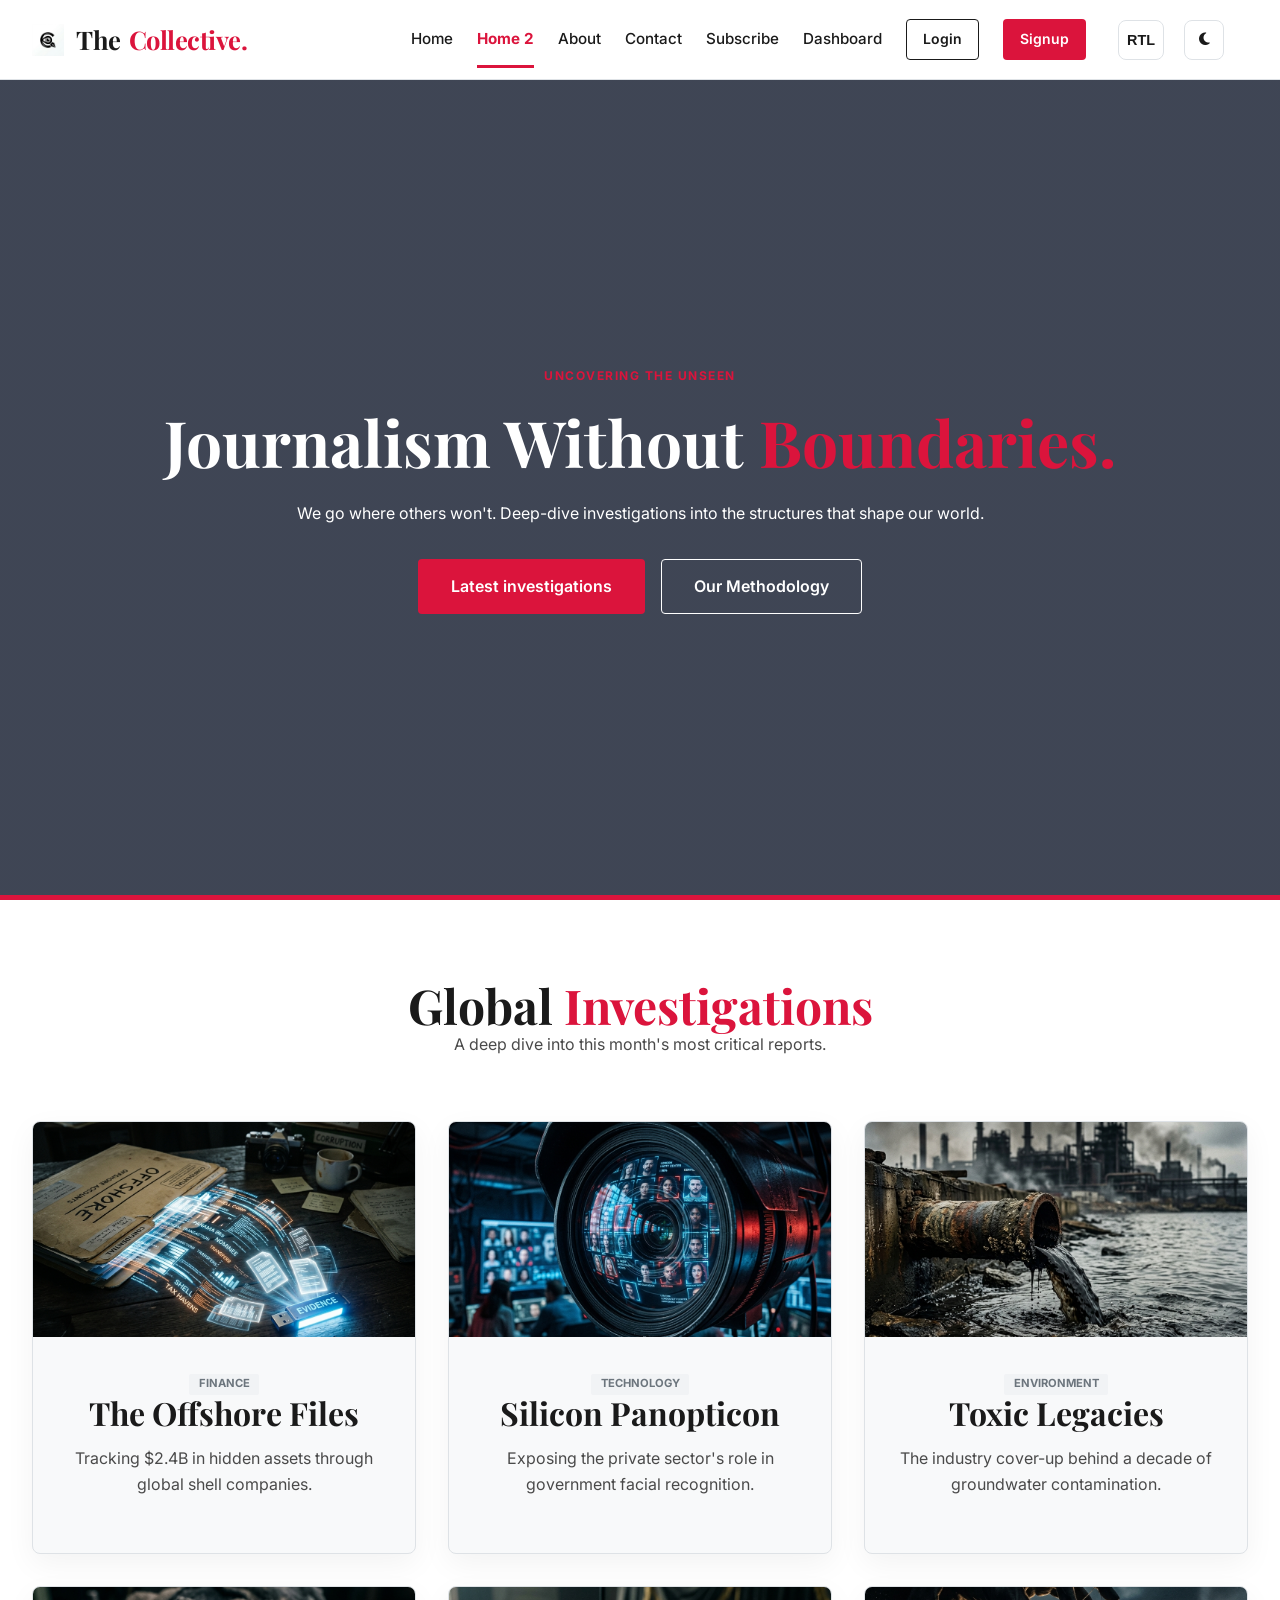
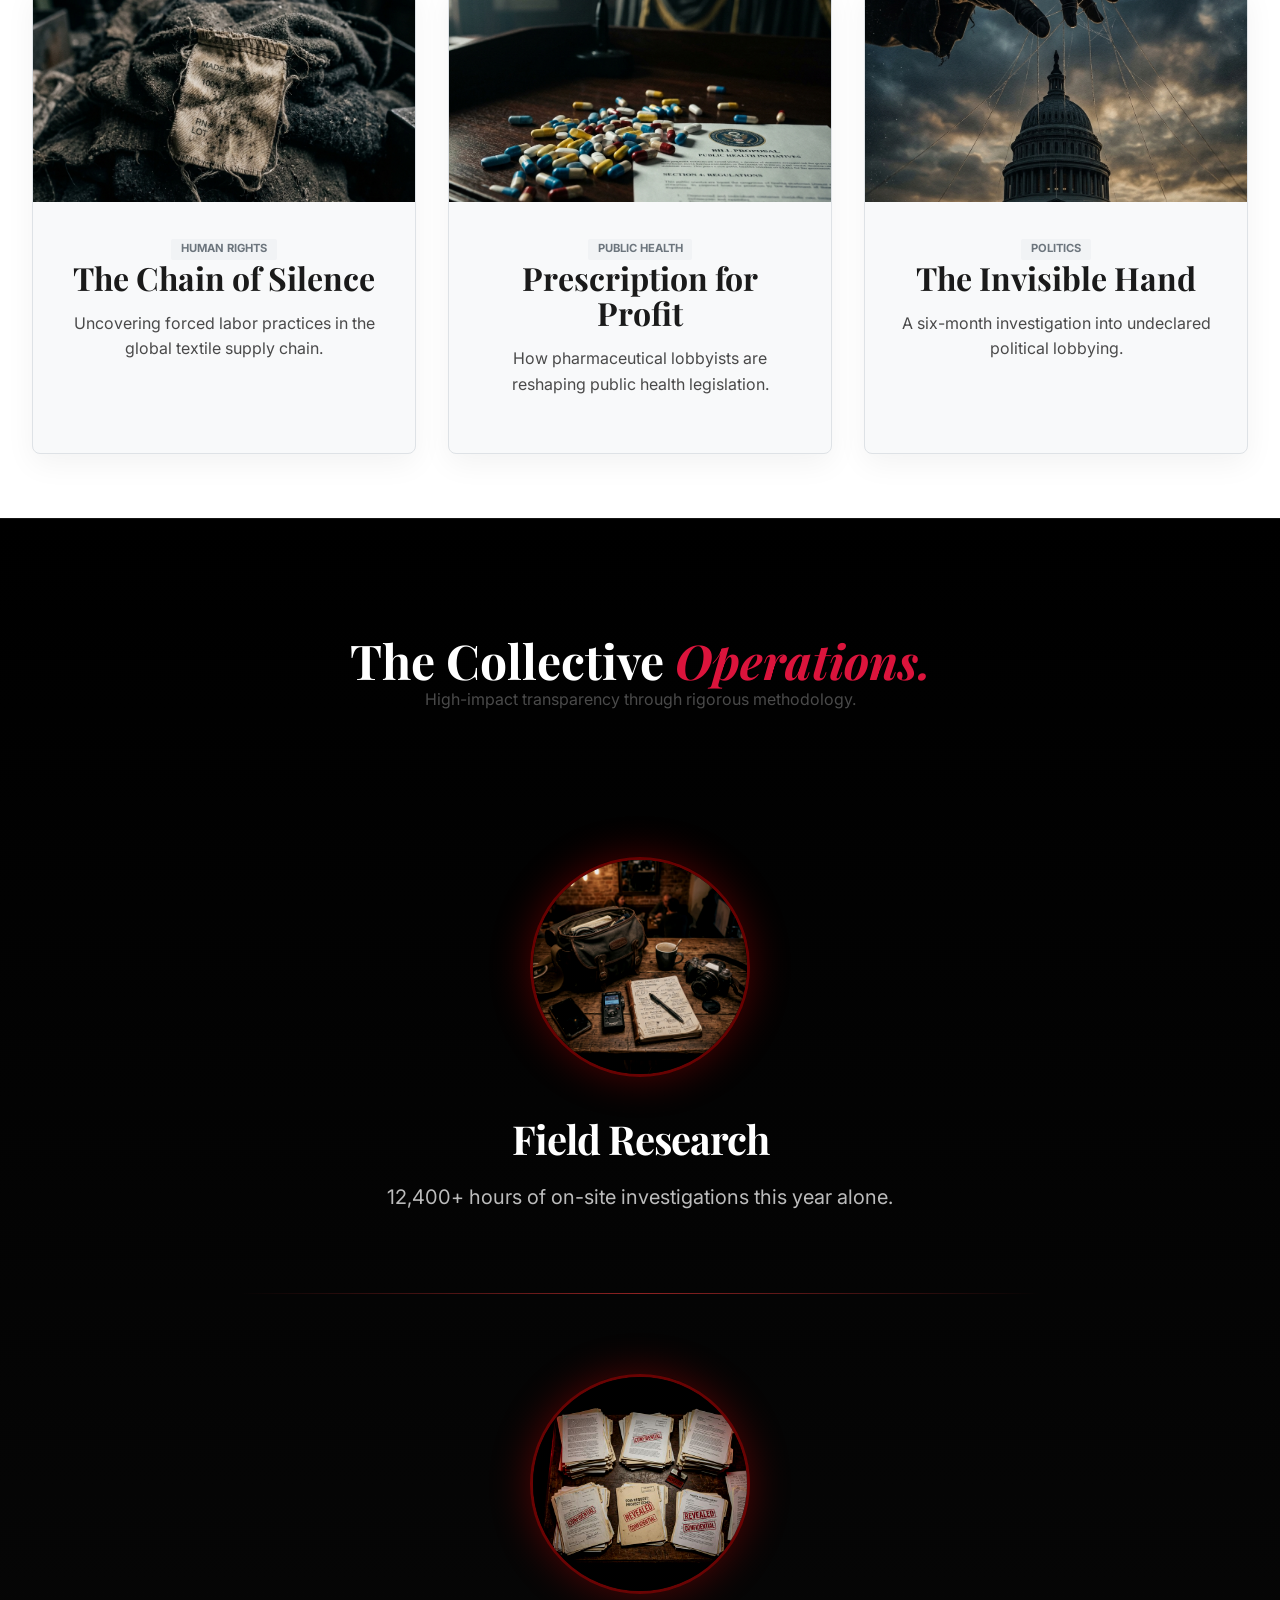
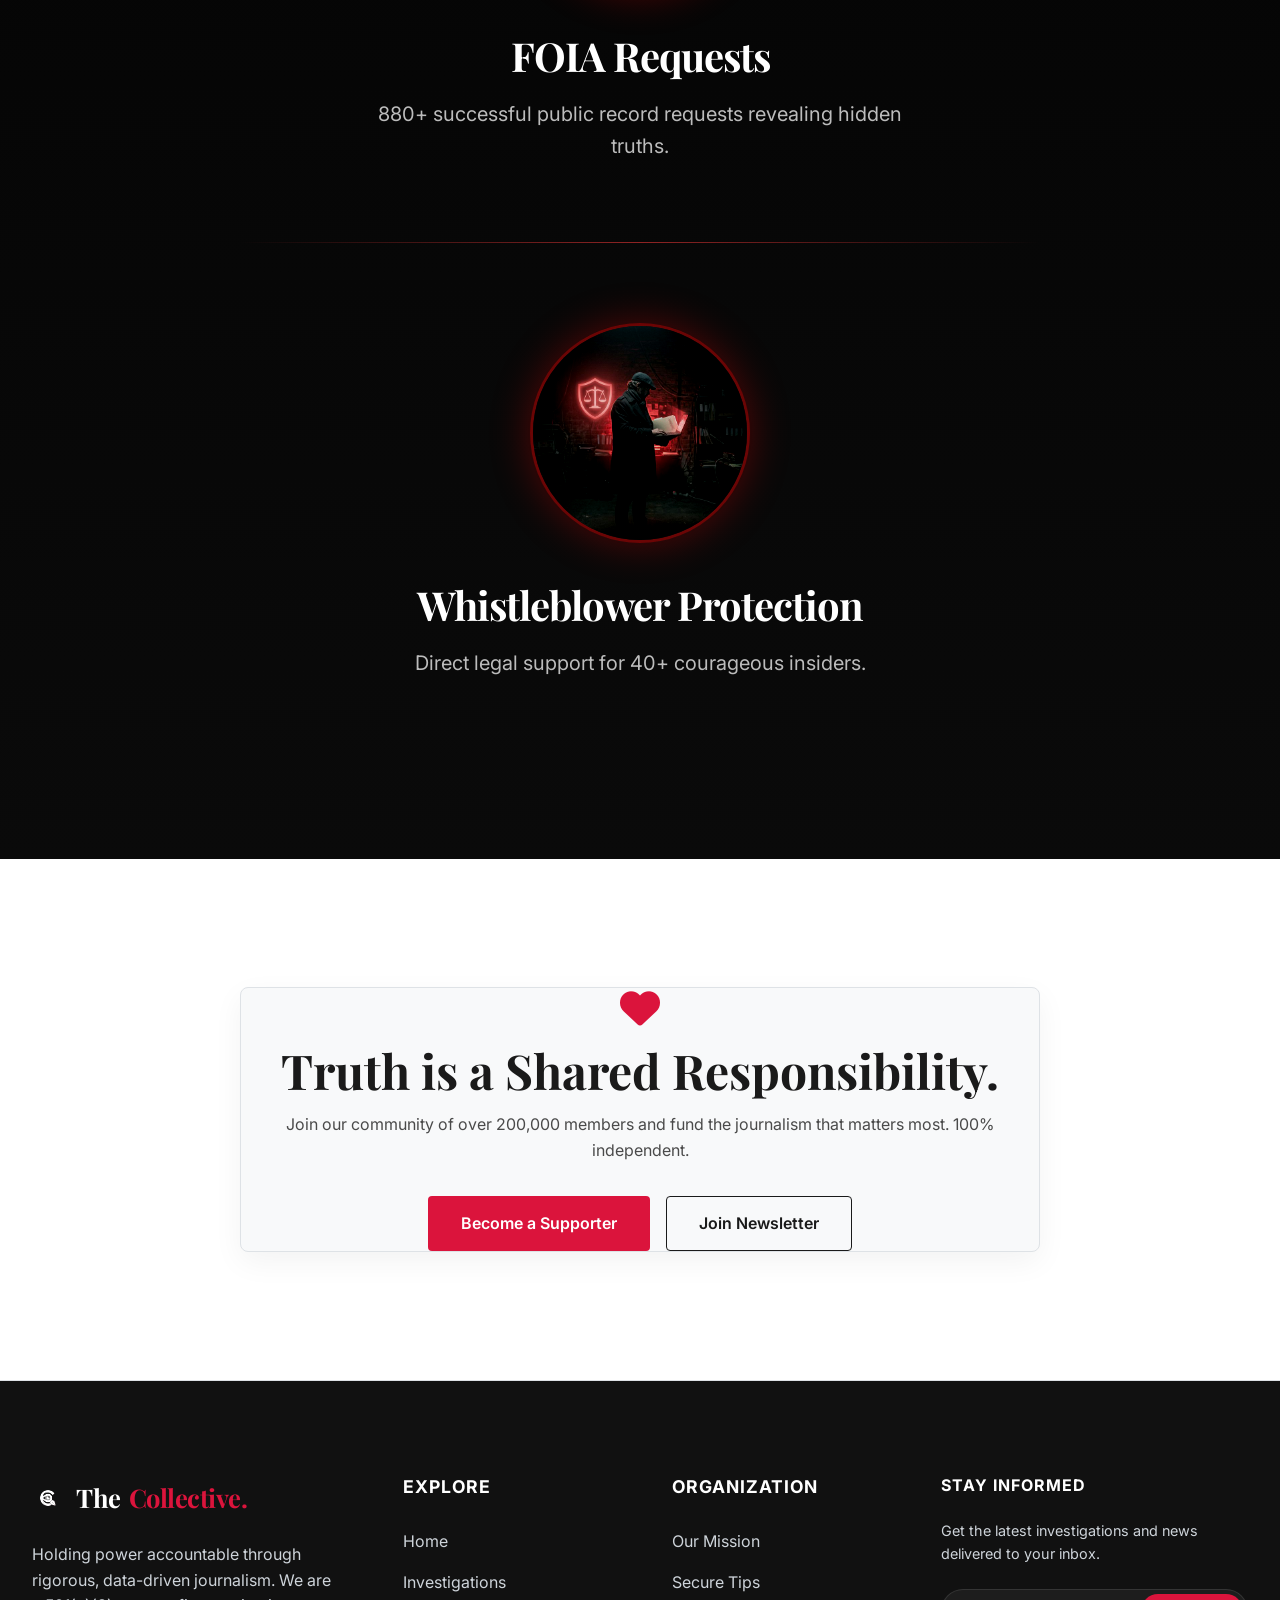
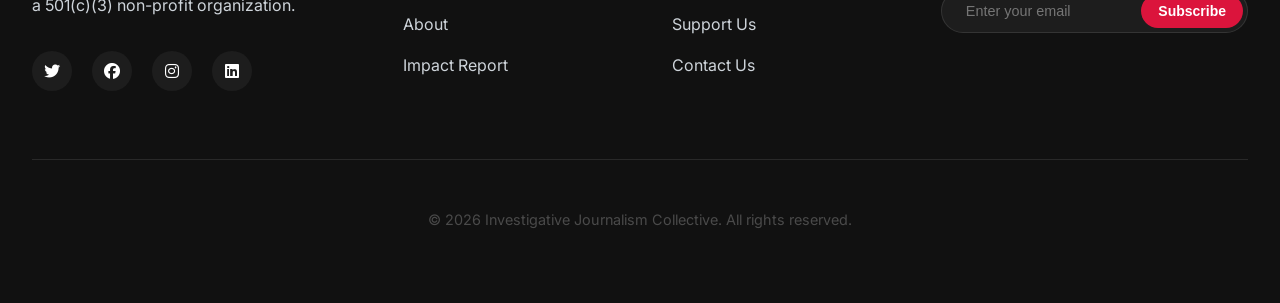
<file: home-2.html>
<!DOCTYPE html>
<html lang="en">
<head>
    <meta charset="UTF-8">
    <meta name="viewport" content="width=device-width, initial-scale=1.0">
    <title>The Collective | News Portal</title>
    <link rel="preconnect" href="https://fonts.googleapis.com">
    <link rel="preconnect" href="https://fonts.gstatic.com" crossorigin>
    <link href="https://fonts.googleapis.com/css2?family=Inter:wght@400;500;600;700&family=Playfair+Display:ital,wght@0,600;0,700;1,600&display=swap" rel="stylesheet">
    <link rel="stylesheet" href="https://cdnjs.cloudflare.com/ajax/libs/font-awesome/6.4.0/css/all.min.css">
    <link rel="icon" type="image/png" href="assets/images/logo.png">
    <link rel="stylesheet" href="assets/css/style.css">
</head>
<body>
    <!-- Navbar -->
    <nav class="navbar">
        <div class="container nav-content">
            <a href="index.html" class="logo">
                <img src="assets/images/logo.png" alt="Collective Logo">
                <span class="brand-name">The <span class="brand-accent">Collective.</span></span>
            </a>
            <div class="nav-links" id="nav-links">
                <a href="index.html" class="nav-item">Home</a>
                <a href="home-2.html" class="nav-item active">Home 2</a>

                <a href="about.html" class="nav-item">About</a>
                <a href="contact.html" class="nav-item">Contact</a>
                <a href="plans.html" class="nav-item">Subscribe</a>
                <a href="dashboard.html" class="nav-item">Dashboard</a>
                <a href="login.html" class="btn btn-sm btn-outline">Login</a>
                <a href="signup.html" class="btn btn-sm btn-primary">Signup</a>
                <button class="mobile-only-rtl" onclick="document.getElementById('rtl-toggle').click()">RTL</button>
            </div>

            <div class="nav-utils">

                <button id="rtl-toggle" class="btn-rtl">RTL</button>
                <button id="theme-toggle" class="btn-icon" aria-label="Toggle Theme">
                    <i class="fas fa-moon"></i>
                </button>
            </div>

            <button class="nav-toggle" id="nav-toggle" aria-label="Toggle Navigation">
                <i class="fas fa-bars"></i>
            </button>
        </div>
    </nav>

    <main>
        <!-- Premium Hero Header -->
        <header class="home2-hero">
            <div class="container hero-content text-center">
                <span class="tag mb-sm">Uncovering the Unseen</span>
                <h1 class="hero-title reveal">Journalism Without <span class="text-accent">Boundaries.</span></h1>
                <p class="lead reveal">We go where others won't. Deep-dive investigations into the structures that shape our world.</p>
                <div class="hero-btns reveal">
                    <a href="articles.html" class="btn btn-primary">Latest investigations</a>
                    <a href="about.html" class="btn btn-outline">Our Methodology</a>
                </div>
            </div>
        </header>

        <!-- Investigations Grid (6 Cards) -->
        <section class="section">
            <div class="container">
                <div class="section-header text-center mb-xl">
                    <h2 class="section-title">Global <span class="text-accent">Investigations</span></h2>
                    <p class="text-muted">A deep dive into this month's most critical reports.</p>
                </div>
                
                <div class="grid-3 investigations-grid">
                    <!-- Card 1: Finance -->
                    <div class="card reveal border-radius overflow-hidden">
                        <div class="card-img-wrapper">
                            <img src="assets/images/article_offshore_files.png" alt="Finance" class="card-img">
                        </div>
                        <div class="p-md text-center">
                            <span class="tag-sm mb-xs">Finance</span>
                            <h3>The Offshore Files</h3>
                            <p class="text-muted small">Tracking $2.4B in hidden assets through global shell companies.</p>
                        </div>
                    </div>
                    
                    <!-- Card 2: Tech -->
                    <div class="card reveal border-radius overflow-hidden">
                        <div class="card-img-wrapper">
                            <img src="assets/images/article_silicon_panopticon.png" alt="Technology" class="card-img">
                        </div>
                        <div class="p-md text-center">
                            <span class="tag-sm mb-xs">Technology</span>
                            <h3>Silicon Panopticon</h3>
                            <p class="text-muted small">Exposing the private sector's role in government facial recognition.</p>
                        </div>
                    </div>
                    
                    <!-- Card 3: Environment -->
                    <div class="card reveal border-radius overflow-hidden">
                        <div class="card-img-wrapper">
                            <img src="assets/images/article_toxic_legacies.png" alt="Environment" class="card-img">
                        </div>
                        <div class="p-md text-center">
                            <span class="tag-sm mb-xs">Environment</span>
                            <h3>Toxic Legacies</h3>
                            <p class="text-muted small">The industry cover-up behind a decade of groundwater contamination.</p>
                        </div>
                    </div>

                    <!-- Card 4: Human Rights -->
                    <div class="card reveal border-radius overflow-hidden">
                        <div class="card-img-wrapper">
                            <img src="assets/images/article_chain_silence.png" alt="Human Rights" class="card-img">
                        </div>
                        <div class="p-md text-center">
                            <span class="tag-sm mb-xs">Human Rights</span>
                            <h3>The Chain of Silence</h3>
                            <p class="text-muted small">Uncovering forced labor practices in the global textile supply chain.</p>
                        </div>
                    </div>

                    <!-- Card 5: Public Health -->
                    <div class="card reveal border-radius overflow-hidden">
                        <div class="card-img-wrapper">
                            <img src="assets/images/article_prescription_profit.png" alt="Public Health" class="card-img">
                        </div>
                        <div class="p-md text-center">
                            <span class="tag-sm mb-xs">Public Health</span>
                            <h3>Prescription for Profit</h3>
                            <p class="text-muted small">How pharmaceutical lobbyists are reshaping public health legislation.</p>
                        </div>
                    </div>

                    <!-- Card 6: Lobbying -->
                    <div class="card reveal border-radius overflow-hidden">
                        <div class="card-img-wrapper">
                            <img src="assets/images/article_invisible_hand.png" alt="Politics" class="card-img">
                        </div>
                        <div class="p-md text-center">
                            <span class="tag-sm mb-xs">Politics</span>
                            <h3>The Invisible Hand</h3>
                            <p class="text-muted small">A six-month investigation into undeclared political lobbying.</p>
                        </div>
                    </div>
                </div>
            </div>
        </section>

        <!-- Investigative Dark Section (Custom Design) -->
        <section class="investigative-dark-section section">
            <div class="container relative" style="z-index: 2;">
                <div class="section-header text-center mb-xl">
                    <h2 class="section-title text-white">The Collective <span class="text-accent italic">Operations.</span></h2>
                    <p class="text-muted">High-impact transparency through rigorous methodology.</p>
                </div>

                <div class="investigative-stack max-w-lg mx-auto">
                    <!-- Card 1: Field Research -->
                    <div class="investigative-card reveal">
                        <div class="investigative-img-wrapper">
                            <img src="assets/images/asset_field_research.png" alt="Field Research">
                        </div>
                        <div class="investigative-content">
                            <h3>Field Research</h3>
                            <p>12,400+ hours of on-site investigations this year alone.</p>
                        </div>
                    </div>

                    <div class="red-divider"></div>

                    <!-- Card 2: FOIA Requests -->
                    <div class="investigative-card reveal">
                        <div class="investigative-img-wrapper">
                            <img src="assets/images/foia_requests_asset.png" alt="FOIA Requests">
                        </div>
                        <div class="investigative-content">
                            <h3>FOIA Requests</h3>
                            <p>880+ successful public record requests revealing hidden truths.</p>
                        </div>
                    </div>

                    <div class="red-divider"></div>

                    <!-- Card 3: Whistleblower Protection -->
                    <div class="investigative-card reveal">
                        <div class="investigative-img-wrapper">
                            <img src="assets/images/whistleblower_protection_asset.png" alt="Whistleblower Protection">
                        </div>
                        <div class="investigative-content">
                            <h3>Whistleblower Protection</h3>
                            <p>Direct legal support for 40+ courageous insiders.</p>
                        </div>
                    </div>
                </div>
            </div>
        </section>

        <!-- Support Section (Theme Adaptive Card) -->
        <section class="section newsletter-cta py-xl border-top">
            <div class="container text-center relative" style="z-index: 2;">
                <div class="card p-xl border-radius max-w-lg mx-auto reveal" style="border: 1px solid var(--border-color); box-shadow: var(--card-shadow);">
                    <i class="fas fa-heart text-accent mb-sm" style="font-size: 2.5rem;"></i>
                    <h2 class="mb-sm">Truth is a Shared Responsibility.</h2>
                    <p class="mb-md text-secondary">Join our community of over 200,000 members and fund the journalism that matters most. 100% independent.</p>
                    <div class="cta-actions flex-center">
                        <a href="donate.html" class="btn btn-primary">Become a Supporter</a>
                        <a href="signup.html" class="btn btn-outline">Join Newsletter</a>
                    </div>
                </div>
            </div>
        </section>
    </main>

    <!-- Footer -->
    <footer class="footer">
        <div class="container">
            <div class="footer-grid">
                <!-- Column 1: Branding & Social -->
                <div class="footer-brand">
                    <a href="index.html" class="logo mb-sm">
                        <img src="assets/images/logo.png" alt="Collective Logo">
                        <span class="brand-name">The <span class="brand-accent">Collective.</span></span>
                    </a>
                    <p class="footer-mission mb-md">
                        Holding power accountable through rigorous, data-driven journalism. 
                        We are a 501(c)(3) non-profit organization.
                    </p>
                    <div class="social-links">
                        <a href="#" aria-label="Twitter"><i class="fab fa-twitter"></i></a>
                        <a href="#" aria-label="Facebook"><i class="fab fa-facebook"></i></a>
                        <a href="#" aria-label="Instagram"><i class="fab fa-instagram"></i></a>
                        <a href="#" aria-label="LinkedIn"><i class="fab fa-linkedin"></i></a>
                    </div>
                </div>

                <!-- Column 2: Explore -->
                <div class="footer-links">
                    <h4>Explore</h4>
                    <ul>
                        <li><a href="index.html">Home</a></li>
                        <li><a href="articles.html">Investigations</a></li>
                        <li><a href="about.html">About</a></li>
                        <li><a href="transparency.html">Impact Report</a></li>
                    </ul>
                </div>

                <!-- Column 3: Organization -->
                <div class="footer-links">
                    <h4>Organization</h4>
                    <ul>
                        <li><a href="about.html">Our Mission</a></li>
                        <li><a href="contact.html">Secure Tips</a></li>
                        <li><a href="plans.html">Support Us</a></li>
                        <li><a href="contact.html">Contact Us</a></li>
                    </ul>
                </div>

                <div class="footer-newsletter">
                    <h4>Stay Informed</h4>
                    <p>Get the latest investigations and news delivered to your inbox.</p>
                    <form class="newsletter-inline">
                        <input type="email" placeholder="Enter your email" required>
                        <button type="submit" class="btn btn-primary btn-sm">Subscribe</button>
                    </form>
                </div>
            </div>

            <!-- Bottom Row -->
            <div class="footer-bottom">

                <p>&copy; 2026 Investigative Journalism Collective. All rights reserved.</p>
            </div>
        </div>
    </footer>

    <button class="scroll-top" id="scroll-top" aria-label="Scroll to Top">
        <i class="fas fa-arrow-up"></i>
    </button>
    <script src="assets/js/main.js"></script>
    <style>
        /* Home 2 Redesign Styles */
        .home2-hero {
            height: calc(100vh - 80px);
            min-height: 500px;
            background: linear-gradient(rgba(15, 23, 42, 0.8), rgba(15, 23, 42, 0.8)), 
                        url('https://images.unsplash.com/photo-1504711434969-e33886168f5c?auto=format&fit=crop&w=1920&q=80');
            background-size: cover;
            background-position: center;
            display: flex;
            align-items: center;
            color: #fff;
            padding: 2rem 0;
            border-bottom: 5px solid var(--primary-color);
        }
        .home2-hero .hero-title, 
        .home2-hero .lead { color: #fff; opacity: 1; }
        .home2-hero .btn-outline { border-color: #fff; color: #fff; }
        .home2-hero .btn-outline:hover { background-color: #fff; color: #0f172a; }
        .hero-title { font-size: 4rem; margin-bottom: 1.5rem; line-height: 1.1; }
        .hero-btns { display: flex; gap: 1rem; justify-content: center; margin-top: 2rem; }

        .investigations-grid { gap: 2rem; }
        .tag-sm { background: var(--bg-tertiary); color: var(--text-muted); padding: 0.1rem 0.6rem; font-size: 0.7rem; font-weight: 700; text-transform: uppercase; border-radius: 2px; display: inline-block; }
        .block { display: block; }
        
        .impact-banner { border-top: 1px solid var(--border-color); border-bottom: 1px solid var(--border-color); }
        .stat-grid { gap: 2rem; }
        .stat-number { font-size: 3rem; line-height: 1; margin-bottom: 0.5rem; }

        .bg-dark { background: #0b111e; color: #fff; }
        .relative { position: relative; }
        .overflow-hidden { overflow: hidden; }
        .max-w-lg { max-width: 800px; }
        .mx-auto { margin-left: auto; margin-right: auto; }
        .py-xl { padding: 8rem 0; }
        .mb-xl { margin-bottom: 4rem; }
        .mb-lg { margin-bottom: 3rem; }

        .flex-center { display: flex; justify-content: center; gap: 1rem; flex-wrap: wrap; }

        @media (max-width: 1000px) {
            .hero-title { font-size: 3rem; }
        }
        @media (max-width: 768px) {
            .home2-hero { height: calc(100vh - 64px); min-height: 450px; }
            .grid-4, .grid-3 { grid-template-columns: 1fr; }
            .hero-title { font-size: 2.5rem; }
            .hero-btns { flex-direction: column; width: 100%; max-width: 300px; margin-inline: auto; }
        }
    </style>
</body>
</html>
</file>
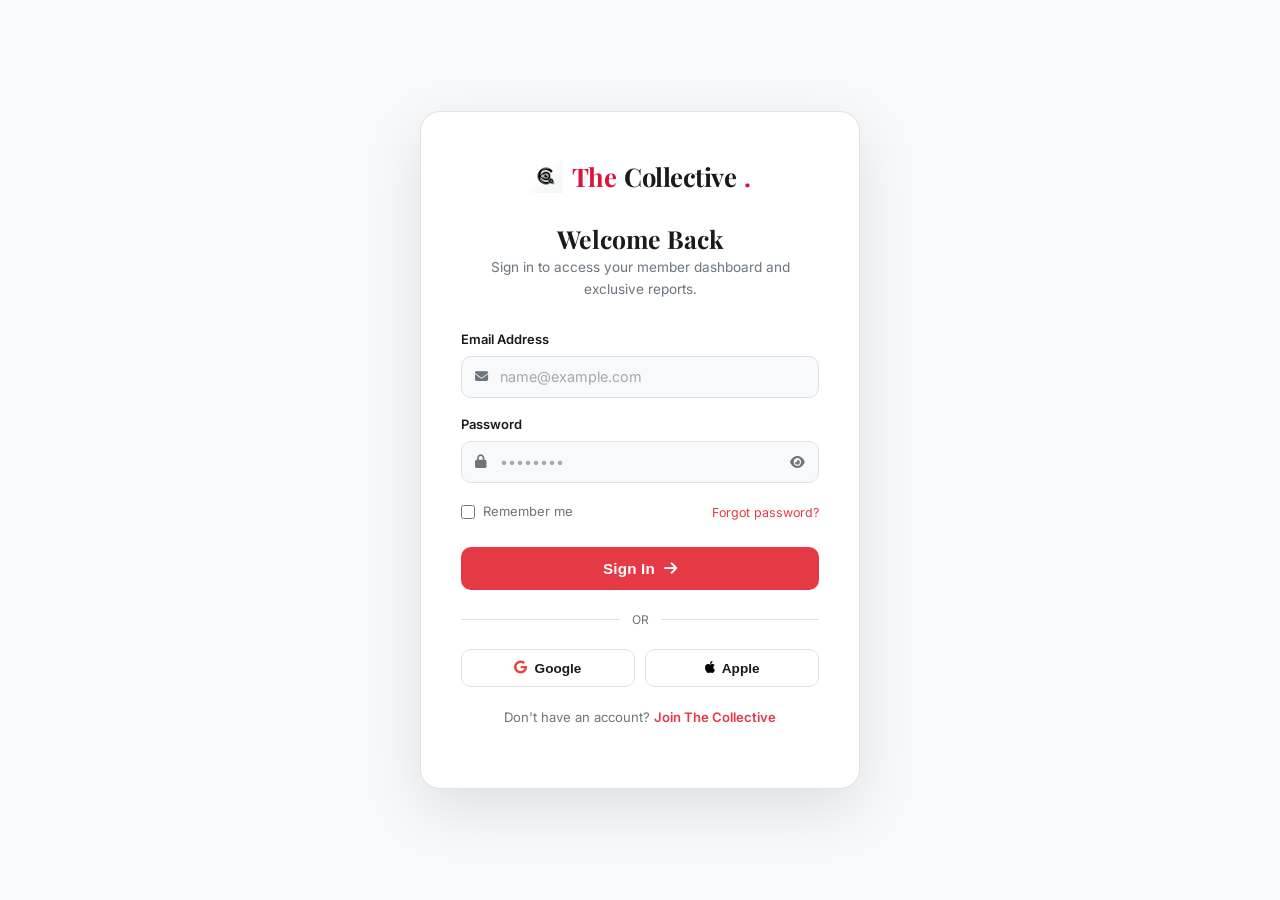
<file: login.html>
<!DOCTYPE html>
<html lang="en">

<head>
    <meta charset="UTF-8">
    <meta name="viewport" content="width=device-width, initial-scale=1.0">
    <title>Login | The Collective</title>
    <link rel="preconnect" href="https://fonts.googleapis.com">
    <link rel="preconnect" href="https://fonts.gstatic.com" crossorigin>
    <link
        href="https://fonts.googleapis.com/css2?family=Inter:wght@400;500;600;700&family=Playfair+Display:ital,wght@0,600;0,700;1,600&display=swap"
        rel="stylesheet">
    <link rel="stylesheet" href="https://cdnjs.cloudflare.com/ajax/libs/font-awesome/6.4.0/css/all.min.css">
    <link rel="icon" type="image/png" href="assets/images/logo.png">
    <link rel="stylesheet" href="assets/css/style.css">
    <style>
        *,
        *::before,
        *::after {
            box-sizing: border-box;
        }

        body {
            min-height: 100vh;
            display: flex;
            flex-direction: column;
            font-family: 'Inter', sans-serif;
            background: var(--bg-secondary);
            margin: 0;
        }

        main {
            flex: 1;
            display: flex;
            align-items: center;
            justify-content: center;
            padding: 2rem 1.5rem;
        }

        /* ── Login Card ── */
        .login-card {
            width: 100%;
            max-width: 440px;
            background: var(--bg-primary);
            border-radius: 20px;
            box-shadow: 0 20px 60px rgba(0, 0, 0, 0.10);
            border: 1px solid var(--border-color);
            padding: 2.75rem 2.5rem 2.25rem;
        }

        /* Logo */
        .login-logo {
            display: flex;
            align-items: center;
            justify-content: center;
            gap: 0.55rem;
            text-decoration: none;
            margin-bottom: 1.75rem;
        }

        .login-logo img {
            width: 34px;
            height: 34px;
            object-fit: contain;
        }

        .login-logo .brand {
            font-size: 1.05rem;
            font-weight: 700;
            color: var(--text-primary);
        }

        .login-logo .dot {
            color: #e63946;
        }

        /* Heading */
        .login-heading {
            text-align: center;
            margin-bottom: 1.75rem;
        }

        .login-heading h2 {
            font-size: 1.55rem;
            font-weight: 700;
            color: var(--text-primary);
            margin-bottom: 0.3rem;
        }

        .login-heading p {
            font-size: 0.85rem;
            color: var(--text-muted);
        }

        /* Social */
        .social-btns {
            display: grid;
            grid-template-columns: 1fr 1fr;
            gap: 0.65rem;
            margin-bottom: 1.25rem;
        }

        .social-btn {
            display: flex;
            align-items: center;
            justify-content: center;
            gap: 0.45rem;
            padding: 0.65rem;
            border: 1.5px solid var(--border-color);
            border-radius: 10px;
            background: var(--bg-primary);
            font-size: 0.85rem;
            font-weight: 600;
            color: var(--text-primary);
            cursor: pointer;
            transition: all 0.2s ease;
        }

        .social-btn:hover {
            background: var(--bg-secondary);
            border-color: #e63946;
            transform: translateY(-1px);
        }

        .social-btn .fa-google {
            color: #ea4335;
        }

        .social-btn .fa-apple {
            color: #000;
        }

        /* Divider */
        .or-divider {
            display: flex;
            align-items: center;
            gap: 0.75rem;
            margin-bottom: 1.25rem;
            font-size: 0.75rem;
            color: var(--text-muted);
        }

        .or-divider::before,
        .or-divider::after {
            content: '';
            flex: 1;
            height: 1px;
            background: var(--border-color);
        }

        /* Fields */
        .field-group {
            margin-bottom: 1rem;
        }

        .field-top {
            display: flex;
            align-items: center;
            margin-bottom: 0.4rem;
        }

        .field-top label {
            font-size: 0.81rem;
            font-weight: 600;
            color: var(--text-primary);
        }

        .forgot-pw {
            text-align: right;
        }


        .forgot-pw a {
            font-size: 0.78rem;
            color: #e63946;
            text-decoration: none;
        }

        .forgot-pw a:hover {
            text-decoration: underline;
        }

        .field-wrap {
            position: relative;
        }

        .field-wrap .f-icon {
            position: absolute;
            left: 0.85rem;
            top: 50%;
            transform: translateY(-50%);
            color: var(--text-muted);
            font-size: 0.82rem;
            pointer-events: none;
        }

        .field-wrap input {
            width: 100%;
            padding: 0.72rem 2.5rem 0.72rem 2.4rem;
            border: 1.5px solid var(--border-color);
            border-radius: 10px;
            font-size: 0.9rem;
            font-family: 'Inter', sans-serif;
            color: var(--text-primary);
            background: var(--bg-secondary);
            transition: all 0.2s ease;
            outline: none;
        }

        .field-wrap input:focus {
            border-color: #e63946;
            background: var(--bg-primary);
            box-shadow: 0 0 0 3px rgba(230, 57, 70, 0.08);
        }

        .field-wrap input::placeholder {
            color: var(--text-muted);
            opacity: 0.6;
        }

        .pw-toggle {
            position: absolute;
            right: 0.85rem;
            top: 50%;
            transform: translateY(-50%);
            background: none;
            border: none;
            cursor: pointer;
            color: var(--text-muted);
            font-size: 0.82rem;
            padding: 0;
        }

        .pw-toggle:hover {
            color: #e63946;
        }

        /* Remember */
        .remember-row {
            display: flex;
            align-items: center;
            justify-content: space-between;
            gap: 0.5rem;
            margin-bottom: 1.4rem;
        }

        .remember-group {
            display: flex;
            align-items: center;
            gap: 0.5rem;
        }

        .remember-row input[type="checkbox"] {
            accent-color: #e63946;
            width: 14px;
            height: 14px;
            cursor: pointer;
        }


        .remember-row label {
            font-size: 0.81rem;
            color: var(--text-muted);
            cursor: pointer;
        }

        /* Submit */
        .btn-login {
            width: 100%;
            padding: 0.82rem;
            background: #e63946;
            color: #fff;
            font-size: 0.95rem;
            font-weight: 700;
            border: none;
            border-radius: 10px;
            cursor: pointer;
            transition: background 0.2s ease, transform 0.18s ease, box-shadow 0.2s ease;
            letter-spacing: 0.2px;
            margin-bottom: 1.25rem;
        }

        .btn-login:hover {
            background: #c1121f;
            transform: translateY(-2px);
            box-shadow: 0 8px 22px rgba(230, 57, 70, 0.32);
        }

        .btn-login:active {
            transform: scale(0.98);
        }

        /* Footer */
        .login-footer {
            text-align: center;
        }

        .login-footer p {
            font-size: 0.82rem;
            color: var(--text-muted);
        }

        .login-footer a {
            color: #e63946;
            font-weight: 600;
            text-decoration: none;
        }

        .login-footer a:hover {
            text-decoration: underline;
        }


        .pw-toggle:hover {
            color: #e63946;
        }
    </style>
</head>

<body>


    <main>

        <div class="login-card">

            <!-- Logo -->
            <a href="index.html" class="login-logo">
                <img src="assets/images/logo.png" alt="Logo">
                <span class="brand-name"><span class="brand-accent">The</span> Collective<span
                        class="brand-accent">.</span></span>
            </a>

            <!-- Heading -->
            <div class="login-heading">
                <h2>Welcome Back</h2>
                <p>Sign in to access your member dashboard and exclusive reports.</p>
            </div>

            <!-- Form -->
            <form action="dashboard.html">
                <div class="field-group">
                    <div class="field-top"><label for="email">Email Address</label></div>
                    <div class="field-wrap">
                        <i class="fas fa-envelope f-icon"></i>
                        <input type="email" id="email" placeholder="name@example.com" required>
                    </div>
                </div>

                <div class="field-group">
                    <div class="field-top">
                        <label for="password">Password</label>
                    </div>
                    <div class="field-wrap">
                        <i class="fas fa-lock f-icon"></i>
                        <input type="password" id="password" placeholder="••••••••" required>
                        <button type="button" class="pw-toggle" onclick="togglePw()">
                            <i class="fas fa-eye" id="pw-icon"></i>
                        </button>
                    </div>

                </div>

                <div class="remember-row">


                    <div class="remember-group">
                        <input type="checkbox" id="remember">
                        <label for="remember">Remember me</label>
                    </div>
                    <div class="forgot-pw">
                        <a href="#">Forgot password?</a>
                    </div>
                </div>


                <button type="submit" class="btn-login">Sign In &nbsp;<i class="fas fa-arrow-right"></i></button>

                <div class="or-divider">OR</div>

                <!-- Social Login -->
                <div class="social-btns">
                    <button type="button" class="social-btn">
                        <i class="fab fa-google"></i>
                        <span>Google</span>
                    </button>
                    <button type="button" class="social-btn">
                        <i class="fab fa-apple"></i>
                        <span>Apple</span>
                    </button>
                </div>
            </form>

            <div class="login-footer">
                <p>Don't have an account? <a href="signup.html">Join The Collective</a></p>
            </div>

            <div class="rtl-hint">
            </div>

        </div>

    </main>
    <button class="scroll-top" id="scroll-top" aria-label="Scroll to Top">
        <i class="fas fa-arrow-up"></i>
    </button>
    <script src="assets/js/main.js"></script>
    <script>
        function togglePw() {
            const pw = document.getElementById('password');
            const ic = document.getElementById('pw-icon');
            if (pw.type === 'password') {
                pw.type = 'text';
                ic.classList.replace('fa-eye', 'fa-eye-slash');
            } else {
                pw.type = 'password';
                ic.classList.replace('fa-eye-slash', 'fa-eye');
            }
        }
    </script>
</body>

</html>
</file>
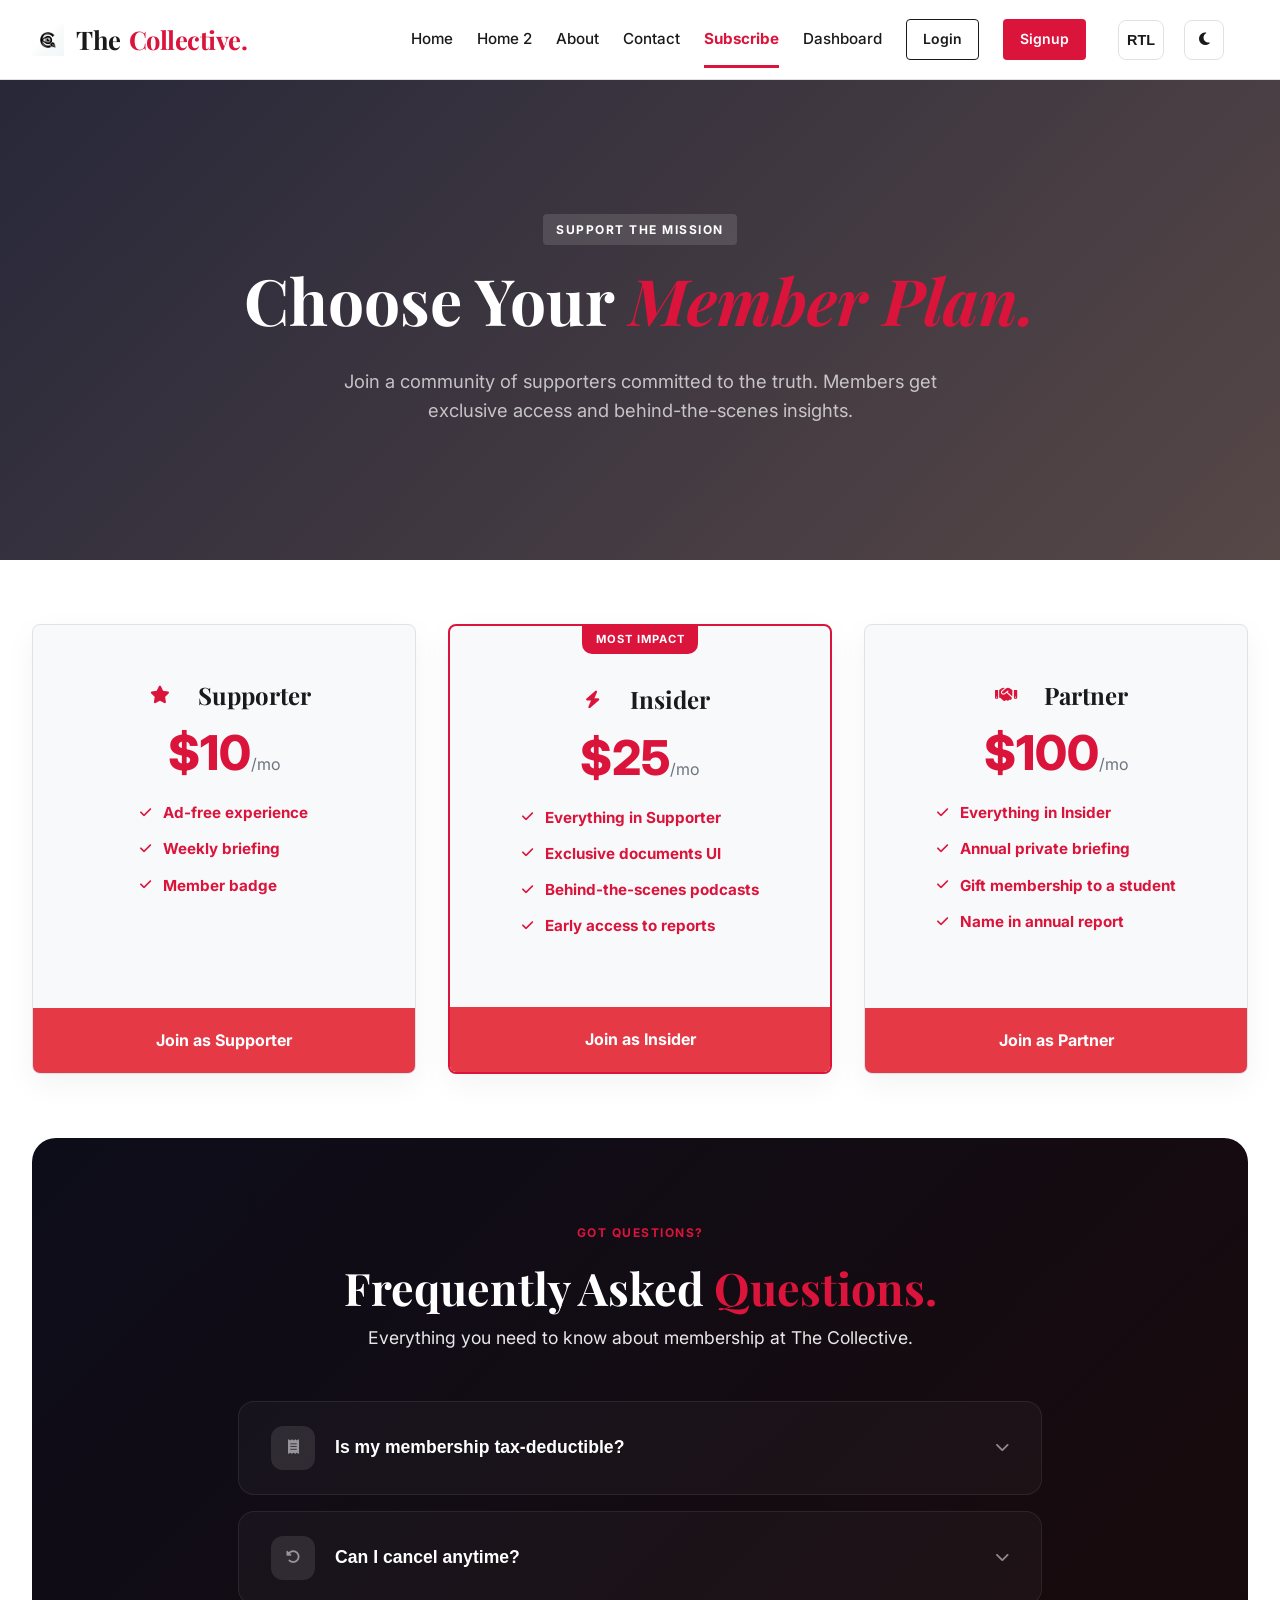
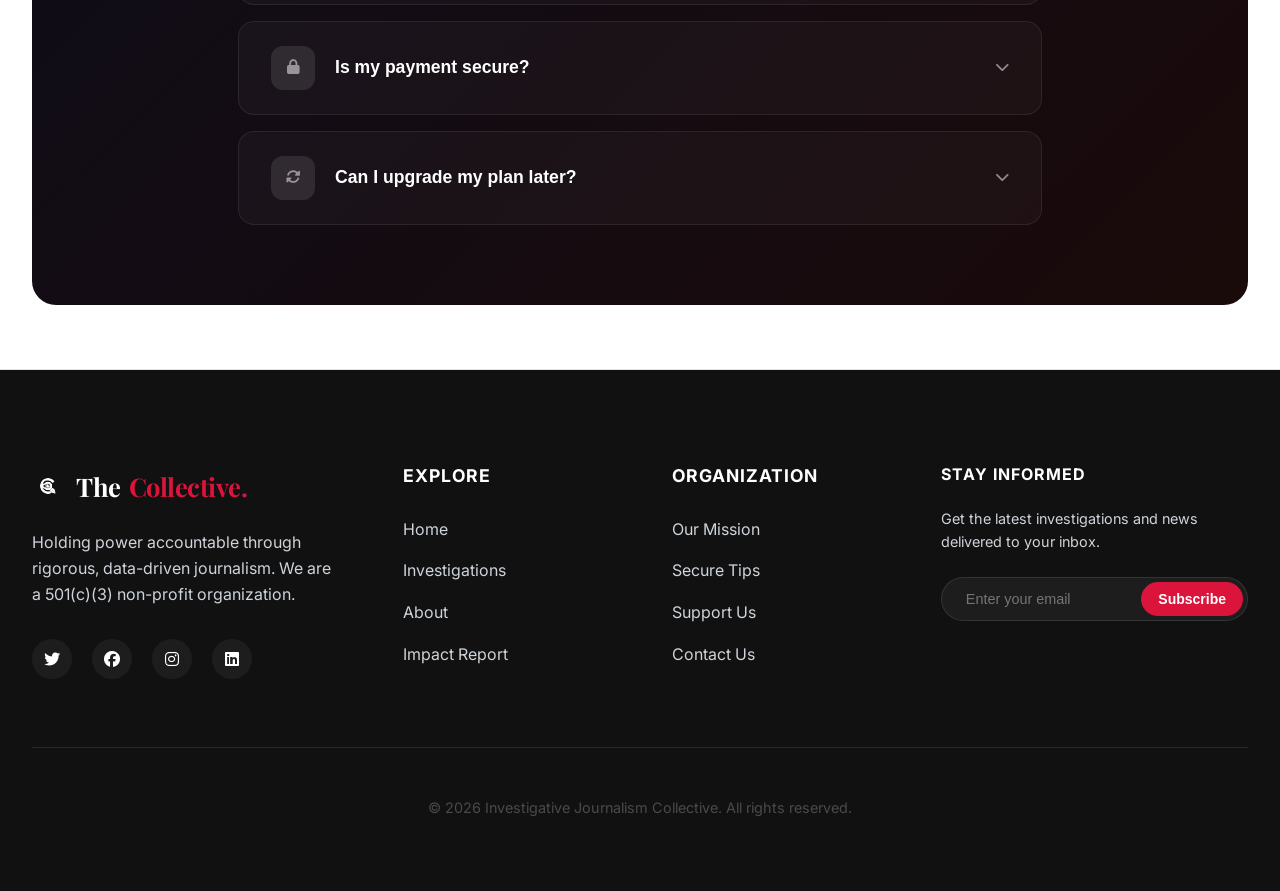
<file: plans.html>
<!DOCTYPE html>
<html lang="en">

<head>
    <meta charset="UTF-8">
    <meta name="viewport" content="width=device-width, initial-scale=1.0">
    <title>Membership Plans | The Collective</title>
    <link rel="preconnect" href="https://fonts.googleapis.com">
    <link rel="preconnect" href="https://fonts.gstatic.com" crossorigin>
    <link
        href="https://fonts.googleapis.com/css2?family=Inter:wght@400;500;600;700&family=Playfair+Display:ital,wght@0,600;0,700;1,600&display=swap"
        rel="stylesheet">
    <link rel="stylesheet" href="https://cdnjs.cloudflare.com/ajax/libs/font-awesome/6.4.0/css/all.min.css">
    <link rel="icon" type="image/png" href="assets/images/logo.png">
    <link rel="stylesheet" href="assets/css/style.css">
</head>

<body>
    <nav class="navbar">
        <div class="container nav-content">
            <a href="index.html" class="logo">
                <img src="assets/images/logo.png" alt="Collective Logo">
                <span class="brand-name">The <span class="brand-accent">Collective.</span></span>
            </a>
            <div class="nav-links" id="nav-links">
                <a href="index.html" class="nav-item">Home</a>
                <a href="home-2.html" class="nav-item">Home 2</a>

                <a href="about.html" class="nav-item">About</a>
                <a href="contact.html" class="nav-item">Contact</a>
                <a href="plans.html" class="nav-item active">Subscribe</a>
                <a href="dashboard.html" class="nav-item">Dashboard</a>
                <a href="login.html" class="btn btn-sm btn-outline">Login</a>
                <a href="signup.html" class="btn btn-sm btn-primary">Signup</a>
                <button class="mobile-only-rtl" onclick="document.getElementById('rtl-toggle').click()">RTL</button>
            </div>

            <div class="nav-utils">

                <button id="rtl-toggle" class="btn-rtl">RTL</button>
                <button id="theme-toggle" class="btn-icon" aria-label="Toggle Theme">
                    <i class="fas fa-moon"></i>
                </button>
            </div>

            <button class="nav-toggle" id="nav-toggle" aria-label="Toggle Navigation">
                <i class="fas fa-bars"></i>
            </button>
        </div>
    </nav>

    <main>
        <!-- Hero Header with Image Background -->
        <header class="plans-hero">
            <div class="plans-hero-overlay"></div>
            <div class="container plans-hero-content text-center">
                <span class="tag plans-tag">Support the Mission</span>
                <h1 class="display-1 text-white mb-md">Choose Your <span class="text-accent italic">Member Plan.</span>
                </h1>
                <p class="lead plans-lead">Join a community of supporters committed to the truth. Members get exclusive
                    access and behind-the-scenes insights.</p>
            </div>
        </header>

        <!-- Plans Cards Section -->
        <section class="section">
            <div class="container">
                <div class="grid-3 plans-grid mb-xl">

                    <!-- Supporter -->
                    <div class="plan-card card reveal">
                        <div class="plan-card-body">
                            <div class="plan-card-top">
                                <div class="plan-header-row">
                                    <div class="plan-icon-wrap">
                                        <i class="fas fa-star"></i>
                                    </div>
                                    <h3 class="plan-title">Supporter</h3>
                                </div>
                                <div class="plan-price">$10<span class="plan-freq">/mo</span></div>
                            </div>
                            <ul class="check-list">
                                <li><i class="fas fa-check"></i> Ad-free experience</li>
                                <li><i class="fas fa-check"></i> Weekly briefing</li>
                                <li><i class="fas fa-check"></i> Member badge</li>
                            </ul>
                        </div>
                        <a href="signup.html" class="btn plan-btn">Join as Supporter</a>
                    </div>

                    <!-- Insider (Featured) -->
                    <div class="plan-card plan-featured card reveal">
                        <div class="plan-card-body">
                            <span class="plan-badge">Most Impact</span>
                            <div class="plan-card-top">
                                <div class="plan-header-row">
                                    <div class="plan-icon-wrap">
                                        <i class="fas fa-bolt"></i>
                                    </div>
                                    <h3 class="plan-title">Insider</h3>
                                </div>
                                <div class="plan-price">$25<span class="plan-freq">/mo</span></div>
                            </div>
                            <ul class="check-list">
                                <li><i class="fas fa-check"></i> Everything in Supporter</li>
                                <li><i class="fas fa-check"></i> Exclusive documents UI</li>
                                <li><i class="fas fa-check"></i> Behind-the-scenes podcasts</li>
                                <li><i class="fas fa-check"></i> Early access to reports</li>
                            </ul>
                        </div>
                        <a href="signup.html" class="btn plan-btn">Join as Insider</a>
                    </div>

                    <!-- Partner -->
                    <div class="plan-card card reveal">
                        <div class="plan-card-body">
                            <div class="plan-card-top">
                                <div class="plan-header-row">
                                    <div class="plan-icon-wrap">
                                        <i class="fas fa-handshake"></i>
                                    </div>
                                    <h3 class="plan-title">Partner</h3>
                                </div>
                                <div class="plan-price">$100<span class="plan-freq">/mo</span></div>
                            </div>
                            <ul class="check-list">
                                <li><i class="fas fa-check"></i> Everything in Insider</li>
                                <li><i class="fas fa-check"></i> Annual private briefing</li>
                                <li><i class="fas fa-check"></i> Gift membership to a student</li>
                                <li><i class="fas fa-check"></i> Name in annual report</li>
                            </ul>
                        </div>
                        <a href="signup.html" class="btn plan-btn">Join as Partner</a>
                    </div>

                </div>

                <!-- FAQ - Premium Design -->
                <section class="faq-section">
                    <div class="faq-inner">
                        <div class="text-center mb-xl">
                            <span class="faq-tag">Got Questions?</span>
                            <h2 class="faq-title">Frequently Asked <span class="text-accent">Questions.</span></h2>
                            <p class="faq-sub">Everything you need to know about membership at The Collective.</p>
                        </div>

                        <div class="faq-accordion">
                            <div class="accordion-item reveal">
                                <button class="accordion-header">
                                    <div class="faq-header-left">
                                        <div class="faq-icon-wrap"><i class="fas fa-receipt"></i></div>
                                        <span class="faq-q">Is my membership tax-deductible?</span>
                                    </div>
                                    <i class="fas fa-chevron-down"></i>
                                </button>
                                <div class="accordion-content">
                                    <div class="accordion-body">
                                        <p class="faq-a">Yes, we are a 501(c)(3) non-profit organization, and your monthly
                                            or annual contributions are tax-deductible to the extent allowed by law.</p>
                                    </div>
                                </div>
                            </div>

                            <div class="accordion-item reveal">
                                <button class="accordion-header">
                                    <div class="faq-header-left">
                                        <div class="faq-icon-wrap"><i class="fas fa-undo-alt"></i></div>
                                        <span class="faq-q">Can I cancel anytime?</span>
                                    </div>
                                    <i class="fas fa-chevron-down"></i>
                                </button>
                                <div class="accordion-content">
                                    <div class="accordion-body">
                                        <p class="faq-a">Absolutely. You can manage your subscription directly from your
                                            dashboard or contact our member support team at any time.</p>
                                    </div>
                                </div>
                            </div>

                            <div class="accordion-item reveal">
                                <button class="accordion-header">
                                    <div class="faq-header-left">
                                        <div class="faq-icon-wrap"><i class="fas fa-lock"></i></div>
                                        <span class="faq-q">Is my payment secure?</span>
                                    </div>
                                    <i class="fas fa-chevron-down"></i>
                                </button>
                                <div class="accordion-content">
                                    <div class="accordion-body">
                                        <p class="faq-a">All transactions are processed through encrypted, PCI-compliant
                                            payment gateways. We never store your card details.</p>
                                    </div>
                                </div>
                            </div>

                            <div class="accordion-item reveal">
                                <button class="accordion-header">
                                    <div class="faq-header-left">
                                        <div class="faq-icon-wrap"><i class="fas fa-sync-alt"></i></div>
                                        <span class="faq-q">Can I upgrade my plan later?</span>
                                    </div>
                                    <i class="fas fa-chevron-down"></i>
                                </button>
                                <div class="accordion-content">
                                    <div class="accordion-body">
                                        <p class="faq-a">Yes! You can upgrade or downgrade your membership tier at any point
                                            from your dashboard without losing any accrued benefits.</p>
                                    </div>
                                </div>
                            </div>
                        </div>
                    </div>
                </section>
            </div>
        </section>
    </main>

    <!-- Footer -->
    <footer class="footer">
        <div class="container">
            <div class="footer-grid">
                <div class="footer-brand">
                    <a href="index.html" class="logo mb-sm">
                        <img src="assets/images/logo.png" alt="Collective Logo">
                        <span class="brand-name">The <span class="brand-accent">Collective.</span></span>
                    </a>
                    <p class="footer-mission mb-md">Holding power accountable through rigorous, data-driven journalism.
                        We are a 501(c)(3) non-profit organization.</p>
                    <div class="social-links">
                        <a href="#" aria-label="Twitter"><i class="fab fa-twitter"></i></a>
                        <a href="#" aria-label="Facebook"><i class="fab fa-facebook"></i></a>
                        <a href="#" aria-label="Instagram"><i class="fab fa-instagram"></i></a>
                        <a href="#" aria-label="LinkedIn"><i class="fab fa-linkedin"></i></a>
                    </div>
                </div>
                <div class="footer-links">
                    <h4>Explore</h4>
                    <ul>
                        <li><a href="index.html">Home</a></li>
                        <li><a href="articles.html">Investigations</a></li>
                        <li><a href="about.html">About</a></li>
                        <li><a href="transparency.html">Impact Report</a></li>
                    </ul>
                </div>
                <div class="footer-links">
                    <h4>Organization</h4>
                    <ul>
                        <li><a href="about.html">Our Mission</a></li>
                        <li><a href="contact.html">Secure Tips</a></li>
                        <li><a href="plans.html">Support Us</a></li>
                        <li><a href="contact.html">Contact Us</a></li>
                    </ul>
                </div>

                <div class="footer-newsletter">
                    <h4>Stay Informed</h4>
                    <p>Get the latest investigations and news delivered to your inbox.</p>
                    <form class="newsletter-inline">
                        <input type="email" placeholder="Enter your email" required>
                        <button type="submit" class="btn btn-primary btn-sm">Subscribe</button>
                    </form>
                </div>
            </div>
            <div class="footer-bottom">
                <p>&copy; 2026 Investigative Journalism Collective. All rights reserved.</p>
            </div>
        </div>
    </footer>

    <button class="scroll-top" id="scroll-top" aria-label="Scroll to Top">
        <i class="fas fa-arrow-up"></i>
    </button>
    <script src="assets/js/main.js"></script>
    <style>
        /* ── Hero ── */
        .plans-hero {
            position: relative;
            min-height: 480px;
            display: flex;
            align-items: center;
            background: url('https://images.unsplash.com/photo-1504711434969-e33886168f5c?auto=format&fit=crop&w=1600&q=80') center/cover no-repeat;
        }

        .plans-hero-overlay {
            position: absolute;
            inset: 0;
            background: linear-gradient(135deg, rgba(10, 10, 30, 0.88) 0%, rgba(30, 10, 10, 0.75) 100%);
        }

        .plans-hero-content {
            position: relative;
            z-index: 2;
            padding: 6rem 1rem;
        }

        .plans-tag {
            background: rgba(255, 255, 255, 0.12);
            color: #fff;
            border: none;
            margin-bottom: 1.25rem;
            display: inline-block;
        }

        .plans-lead {
            color: rgba(255, 255, 255, 0.7);
            max-width: 650px;
            margin: 0 auto;
            font-size: 1.15rem;
        }

        /* ── Cards ── */
        .plans-grid {
            align-items: stretch;
        }

        .plan-card {
            display: flex;
            flex-direction: column;
            align-items: stretch;
            position: relative;
            transition: transform 0.3s ease, box-shadow 0.3s ease;
            padding: 0 !important;
            overflow: hidden;
            background-color: var(--bg-secondary);
        }

        .plan-card:hover {
            transform: translateY(-8px);
            box-shadow: 0 25px 50px rgba(0, 0, 0, 0.12);
        }

        .plan-card-body {
            padding: 3rem 2rem 1.5rem;
            display: flex;
            flex-direction: column;
            align-items: center;
            flex-grow: 1;
            text-align: center;
        }

        .plan-header-row {
            display: flex;
            align-items: center;
            justify-content: center;
            gap: 1rem;
            margin-bottom: 0.75rem;
            width: 100%;
        }

        .plan-card-top {
            width: 100%;
            text-align: center;
            margin-bottom: 1.5rem;
        }

        .plan-icon-wrap {
            width: 44px;
            height: 44px;
            background: rgba(var(--primary-rgb), 0.1);
            border-radius: 12px;
            display: flex;
            align-items: center;
            justify-content: center;
            font-size: 1.1rem;
            color: var(--primary-color);
            margin: 0;
            flex-shrink: 0;
        }

        .plan-title {
            font-size: 1.5rem;
            font-weight: 700;
            margin-bottom: 0 !important;
        }

        .plan-price {
            font-size: 3rem;
            font-weight: 800;
            line-height: 1;
        }

        .plan-freq {
            font-size: 1rem;
            font-weight: 400;
            color: var(--text-muted);
        }

        /* Featured card */
        .plan-featured {
            border: 2px solid var(--primary-color);
            z-index: 2;
        }

        .plan-badge {
            display: inline-block;
            background: var(--primary-color);
            color: white;
            font-size: 0.7rem;
            font-weight: 700;
            text-transform: uppercase;
            letter-spacing: 1px;
            padding: 0.3rem 0.85rem;
            border-radius: 0 0 10px 10px;
            margin-bottom: 1.5rem;
            margin-top: -3rem;
            /* Compensate for internal padding if at top */
            position: relative;
            z-index: 5;
        }

        /* Check list centered with aligned icons */
        .check-list {
            list-style: none;
            padding: 0;
            width: fit-content;
            max-width: 100%;
            margin: 0 auto 2rem;
            text-align: left;
            flex-grow: 1;
        }

        .check-list li {
            margin-bottom: 0.75rem;
            display: flex;
            align-items: flex-start;
            gap: 0.75rem;
            font-size: 0.95rem;
        }

        .check-list i {
            color: var(--primary-color);
            margin-top: 0.35rem;
            font-size: 0.8rem;
            flex-shrink: 0;
        }

        /* ── Red Buttons with Hover Effect ── */
        .plan-btn {
            width: 100%;
            background: #e63946;
            color: #ffffff !important;
            border: none;
            border-radius: 0;
            /* Flush with bottom */
            padding: 1.25rem 1.5rem;
            font-weight: 700;
            font-size: 1rem;
            text-align: center;
            cursor: pointer;
            transition: background 0.3s ease, box-shadow 0.3s ease;
            display: block;
            margin-top: auto;
        }

        .plan-btn:hover {
            background: #c1121f;
            box-shadow: inset 0 0 100px rgba(0, 0, 0, 0.1);
            color: #fff !important;
        }

        .plan-btn:active {
            filter: brightness(0.9);
        }


        /* ── FAQ Premium Section (Accordion) ── */
        .faq-section {
            margin-top: 4rem;
            background: linear-gradient(135deg, #0d0d1a 0%, #1a0a0a 100%);
            border-radius: 24px;
            overflow: hidden;
            position: relative;
            color: #ffffff !important;
        }

        .faq-section::before {
            content: '';
            position: absolute;
            inset: 0;
            background: radial-gradient(ellipse at top left, rgba(var(--primary-rgb), 0.08) 0%, transparent 60%);
            pointer-events: none;
        }

        .faq-inner {
            padding: 5rem 3rem;
            max-width: 900px;
            margin: 0 auto;
            position: relative;
            z-index: 1;
        }

        .faq-tag {
            display: inline-block;
            background: rgba(var(--primary-rgb), 0.15);
            color: var(--primary-color);
            font-size: 0.75rem;
            font-weight: 700;
            text-transform: uppercase;
            letter-spacing: 1.5px;
            padding: 0.3rem 1rem;
            border-radius: 20px;
            margin-bottom: 1rem;
        }

        .faq-title {
            color: #ffffff !important;
            font-size: clamp(1.8rem, 3.5vw, 2.8rem);
            font-weight: 700;
            margin-bottom: 0.75rem;
        }

        .faq-sub {
            color: rgba(255, 255, 255, 0.9) !important;
            font-size: 1.1rem;
            margin-bottom: 3rem;
        }

        .faq-accordion {
            display: flex;
            flex-direction: column;
            gap: 1rem;
        }

        .accordion-item {
            background: rgba(255, 255, 255, 0.03);
            border: 1px solid rgba(255, 255, 255, 0.08);
            border-radius: 16px;
            overflow: hidden;
            transition: all 0.3s ease;
            opacity: 1 !important; /* Force visibility */
            transform: none !important; /* Force position */
        }

        .accordion-item:hover {
            background: rgba(255, 255, 255, 0.05);
            border-color: rgba(var(--primary-rgb), 0.3);
        }

        .accordion-header {
            width: 100%;
            padding: 1.5rem 2rem;
            background: transparent;
            border: none;
            display: flex;
            align-items: center;
            justify-content: space-between;
            cursor: pointer;
            text-align: left;
            transition: all 0.3s ease;
            gap: 1.5rem;
        }

        .faq-header-left {
            display: flex;
            align-items: center;
            gap: 1.25rem;
        }

        .faq-icon-wrap {
            width: 44px;
            height: 44px;
            min-width: 44px;
            background: rgba(255, 255, 255, 0.1);
            border-radius: 12px;
            display: flex;
            align-items: center;
            justify-content: center;
            color: var(--primary-color);
            font-size: 1rem;
            transition: all 0.3s ease;
        }

        .faq-q {
            color: #ffffff !important;
            font-size: 1.1rem;
            font-weight: 600;
            margin: 0;
        }

        .accordion-header i {
            color: rgba(255, 255, 255, 0.5);
            font-size: 0.9rem;
            transition: transform 0.4s ease, color 0.3s ease;
        }

        .accordion-item.is-open {
            background: rgba(255, 255, 255, 0.07);
            border-color: rgba(var(--primary-rgb), 0.5);
            box-shadow: 0 10px 30px rgba(0, 0, 0, 0.2);
        }

        .accordion-item.is-open .accordion-header i {
            transform: rotate(180deg);
            /* color change removed per user request */
        }

        .accordion-item.is-open .faq-icon-wrap {
            /* background and color change removed per user request */
        }

        .accordion-content {
            max-height: 0;
            overflow: hidden;
            transition: max-height 0.4s cubic-bezier(0.4, 0, 0.2, 1);
        }

        .accordion-body {
            padding: 0 2rem 1.75rem 5.75rem;
        }

        .faq-a {
            color: #ffffff !important; /* Pure white forced */
            font-size: 1rem;
            line-height: 1.6;
            margin: 0;
            opacity: 0.9;
        }

        @media (max-width: 768px) {
            .faq-inner {
                padding: 3rem 1.5rem;
            }
            .accordion-header {
                padding: 1.25rem 1.5rem;
            }
            .accordion-body {
                padding: 0 1.5rem 1.25rem 4.75rem;
            }
            .faq-q {
                font-size: 1rem;
            }
        }

        @media (max-width: 480px) {
            .accordion-body {
                padding-left: 1.5rem;
            }
            .faq-icon-wrap {
                display: none;
            }
        }

        .active {
            color: var(--primary-color) !important;
            font-weight: 700;
        }

        #scroll-top i {
            color: #ffffff !important;
        }
    </style>
</body>

</html>
</file>
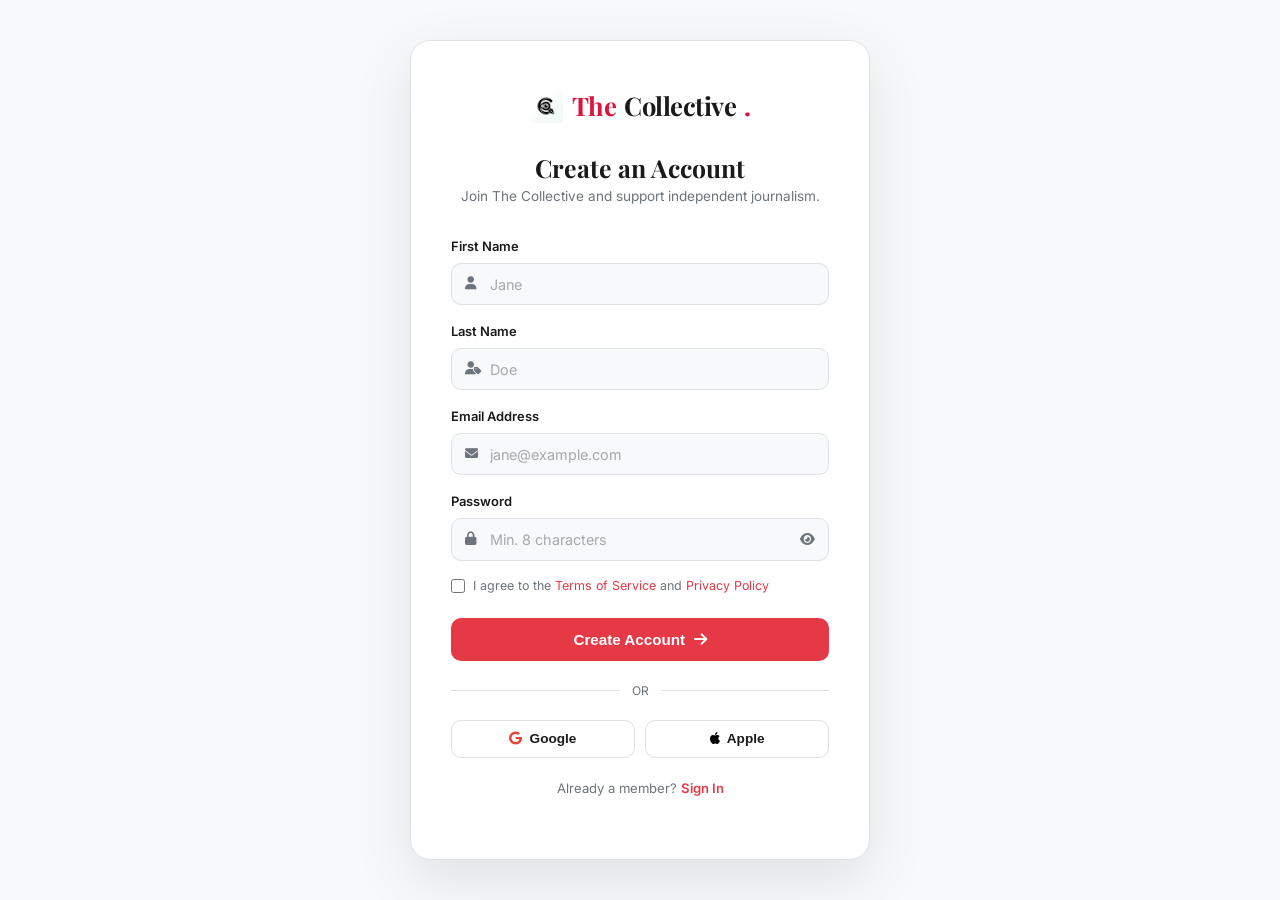
<file: signup.html>
<!DOCTYPE html>
<html lang="en">

<head>
    <meta charset="UTF-8">
    <meta name="viewport" content="width=device-width, initial-scale=1.0">
    <title>Join The Collective | Sign Up</title>
    <link rel="preconnect" href="https://fonts.googleapis.com">
    <link rel="preconnect" href="https://fonts.gstatic.com" crossorigin>
    <link
        href="https://fonts.googleapis.com/css2?family=Inter:wght@400;500;600;700&family=Playfair+Display:ital,wght@0,600;0,700;1,600&display=swap"
        rel="stylesheet">
    <link rel="stylesheet" href="https://cdnjs.cloudflare.com/ajax/libs/font-awesome/6.4.0/css/all.min.css">
    <link rel="icon" type="image/png" href="assets/images/logo.png">
    <link rel="stylesheet" href="assets/css/style.css">
    <style>
        *,
        *::before,
        *::after {
            box-sizing: border-box;
        }

        body {
            min-height: 100vh;
            display: flex;
            flex-direction: column;
            font-family: 'Inter', sans-serif;
            background: var(--bg-secondary);
            margin: 0;
        }

        main {
            flex: 1;
            display: flex;
            align-items: center;
            justify-content: center;
            padding: 2rem 1.5rem;
        }

        /* ── Signup Card ── */
        .signup-card {
            width: 100%;
            max-width: 460px;
            background: var(--bg-primary);
            border-radius: 20px;
            box-shadow: 0 20px 60px rgba(0, 0, 0, 0.10);
            border: 1px solid var(--border-color);
            padding: 2.75rem 2.5rem 2.25rem;
        }

        .signup-logo {
            display: flex;
            align-items: center;
            justify-content: center;
            gap: 0.55rem;
            text-decoration: none;
            margin-bottom: 1.75rem;
        }

        .signup-logo img {
            width: 34px;
            height: 34px;
            object-fit: contain;
        }

        .signup-logo .brand {
            font-size: 1.05rem;
            font-weight: 700;
            color: var(--text-primary);
        }

        .signup-logo .dot {
            color: #e63946;
        }

        /* Heading */
        .signup-heading {
            text-align: center;
            margin-bottom: 1.75rem;
        }

        .signup-heading h2 {
            font-size: 1.55rem;
            font-weight: 700;
            color: var(--text-primary);
            margin-bottom: 0.3rem;
        }

        .signup-heading p {
            font-size: 0.85rem;
            color: var(--text-muted);
        }

        .signup-heading p {
            font-size: 0.85rem;
            color: var(--text-muted);
        }

        /* Fields */
        .field-group {
            margin-bottom: 1rem;
        }

        .field-top {
            display: flex;
            justify-content: space-between;
            align-items: center;
            margin-bottom: 0.4rem;
        }

        .field-top label {
            font-size: 0.81rem;
            font-weight: 600;
            color: var(--text-primary);
        }

        .field-wrap {
            position: relative;
        }

        .field-wrap .f-icon {
            position: absolute;
            left: 0.85rem;
            top: 50%;
            transform: translateY(-50%);
            color: var(--text-muted);
            font-size: 0.82rem;
            pointer-events: none;
        }

        .field-wrap input {
            width: 100%;
            padding: 0.72rem 1rem 0.72rem 2.4rem;
            border: 1.5px solid var(--border-color);
            border-radius: 10px;
            font-size: 0.9rem;
            font-family: 'Inter', sans-serif;
            color: var(--text-primary);
            background: var(--bg-secondary);
            transition: all 0.2s ease;
            outline: none;
        }

        .field-wrap input:focus {
            border-color: #e63946;
            background: var(--bg-primary);
            box-shadow: 0 0 0 3px rgba(230, 57, 70, 0.08);
        }

        .field-wrap input::placeholder {
            color: var(--text-muted);
            opacity: 0.6;
        }

        /* Show/hide password */
        .pw-toggle {
            position: absolute;
            right: 0.85rem;
            top: 50%;
            transform: translateY(-50%);
            background: none;
            border: none;
            cursor: pointer;
            color: var(--text-muted);
            font-size: 0.82rem;
            padding: 0;
        }

        .pw-toggle:hover {
            color: #e63946;
        }

        /* Terms */
        .terms-row {
            display: flex;
            align-items: flex-start;
            gap: 0.5rem;
            margin-bottom: 1.4rem;
        }

        .terms-row input[type="checkbox"] {
            accent-color: #e63946;
            width: 14px;
            height: 14px;
            margin-top: 2px;
            flex-shrink: 0;
        }

        .terms-row label {
            font-size: 0.78rem;
            color: var(--text-muted);
            line-height: 1.5;
        }

        .terms-row a {
            color: #e63946;
            text-decoration: none;
        }

        .terms-row a:hover {
            text-decoration: underline;
        }

        /* Submit */
        .btn-signup {
            width: 100%;
            padding: 0.82rem;
            background: #e63946;
            color: #fff;
            font-size: 0.95rem;
            font-weight: 700;
            border: none;
            border-radius: 10px;
            cursor: pointer;
            transition: background 0.2s ease, transform 0.18s ease, box-shadow 0.2s ease;
            margin-bottom: 1.25rem;
        }

        .btn-signup:hover {
            background: #c1121f;
            transform: translateY(-2px);
            box-shadow: 0 8px 22px rgba(230, 57, 70, 0.32);
        }

        .btn-signup:active {
            transform: scale(0.98);
        }

        /* Footer */
        .signup-footer {
            text-align: center;
        }

        .signup-footer p {
            font-size: 0.82rem;
            color: var(--text-muted);
        }

        .signup-footer a {
            color: #e63946;
            font-weight: 600;
            text-decoration: none;
        }

        .signup-footer a:hover {
            text-decoration: underline;
        }

        /* Social */
        .social-btns {
            display: grid;
            grid-template-columns: 1fr 1fr;
            gap: 0.65rem;
            margin-bottom: 1.25rem;
        }

        .social-btn {
            display: flex;
            align-items: center;
            justify-content: center;
            gap: 0.45rem;
            padding: 0.65rem;
            border: 1.5px solid var(--border-color);
            border-radius: 10px;
            background: var(--bg-primary);
            font-size: 0.85rem;
            font-weight: 600;
            color: var(--text-primary);
            cursor: pointer;
            transition: all 0.2s ease;
        }

        .social-btn:hover {
            background: var(--bg-secondary);
            border-color: #e63946;
            transform: translateY(-1px);
        }

        .social-btn .fa-google {
            color: #ea4335;
        }

        .social-btn .fa-apple {
            color: #000;
        }

        /* Divider */
        .or-divider {
            display: flex;
            align-items: center;
            gap: 0.75rem;
            margin-bottom: 1.25rem;
            font-size: 0.75rem;
            color: var(--text-muted);
        }

        .or-divider::before,
        .or-divider::after {
            content: '';
            flex: 1;
            height: 1px;
            background: var(--border-color);
        }

        .rtl-hint {
            text-align: center;
            margin-top: 1rem;
        }

        .rtl-hint button {
            background: none;
            border: 1px solid var(--border-color);
            color: var(--text-muted);
            font-size: 0.72rem;
            padding: 0.25rem 0.65rem;
            border-radius: 6px;
            cursor: pointer;
            transition: all 0.2s;
        }

        .rtl-hint button:hover {
            border-color: #e63946;
            color: #e63946;
        }
    </style>
</head>

<body>


    <main>

        <div class="signup-card">

            <!-- Logo -->
            <a href="index.html" class="signup-logo">
                <img src="assets/images/logo.png" alt="Logo">
                <span class="brand-name"><span class="brand-accent">The</span> Collective<span
                        class="brand-accent">.</span></span>
            </a>

            <!-- Heading -->
            <div class="signup-heading">
                <h2>Create an Account</h2>
                <p>Join The Collective and support independent journalism.</p>
            </div>

            <!-- Form -->
            <form action="dashboard.html">

                <div class="field-group">
                    <div class="field-top"><label for="fname">First Name</label></div>
                    <div class="field-wrap">
                        <i class="fas fa-user f-icon"></i>
                        <input type="text" id="fname" placeholder="Jane" required>
                    </div>
                </div>
                <div class="field-group">
                    <div class="field-top"><label for="lname">Last Name</label></div>
                    <div class="field-wrap">
                        <i class="fas fa-user-tag f-icon"></i>
                        <input type="text" id="lname" placeholder="Doe" required>
                    </div>
                </div>

                <div class="field-group">
                    <div class="field-top"><label for="email">Email Address</label></div>
                    <div class="field-wrap">
                        <i class="fas fa-envelope f-icon"></i>
                        <input type="email" id="email" placeholder="jane@example.com" required>
                    </div>
                </div>

                <div class="field-group">
                    <div class="field-top"><label for="password">Password</label></div>
                    <div class="field-wrap">
                        <i class="fas fa-lock f-icon"></i>
                        <input type="password" id="password" placeholder="Min. 8 characters" required>
                        <button type="button" class="pw-toggle" onclick="togglePw()">
                            <i class="fas fa-eye" id="pw-icon"></i>
                        </button>
                    </div>
                </div>

                <div class="terms-row">
                    <input type="checkbox" id="terms" required>
                    <label for="terms">I agree to the <a href="#">Terms of Service</a> and <a href="#">Privacy
                            Policy</a></label>
                </div>

                <button type="submit" class="btn-signup">Create Account &nbsp;<i
                        class="fas fa-arrow-right"></i></button>

                <div class="or-divider">OR</div>

                <!-- Social Login -->
                <div class="social-btns">
                    <button type="button" class="social-btn">
                        <i class="fab fa-google"></i>
                        <span>Google</span>
                    </button>
                    <button type="button" class="social-btn">
                        <i class="fab fa-apple"></i>
                        <span>Apple</span>
                    </button>
                </div>
            </form>

            <div class="signup-footer">
                <p>Already a member? <a href="login.html">Sign In</a></p>
            </div>


        </div>

    </main>
    <button class="scroll-top" id="scroll-top" aria-label="Scroll to Top">
        <i class="fas fa-arrow-up"></i>
    </button>
    <script src="assets/js/main.js"></script>
    <script>
        function togglePw() {
            const pw = document.getElementById('password');
            const ic = document.getElementById('pw-icon');
            if (pw.type === 'password') {
                pw.type = 'text';
                ic.classList.replace('fa-eye', 'fa-eye-slash');
            } else {
                pw.type = 'password';
                ic.classList.replace('fa-eye-slash', 'fa-eye');
            }
        }
    </script>
</body>

</html>
</file>
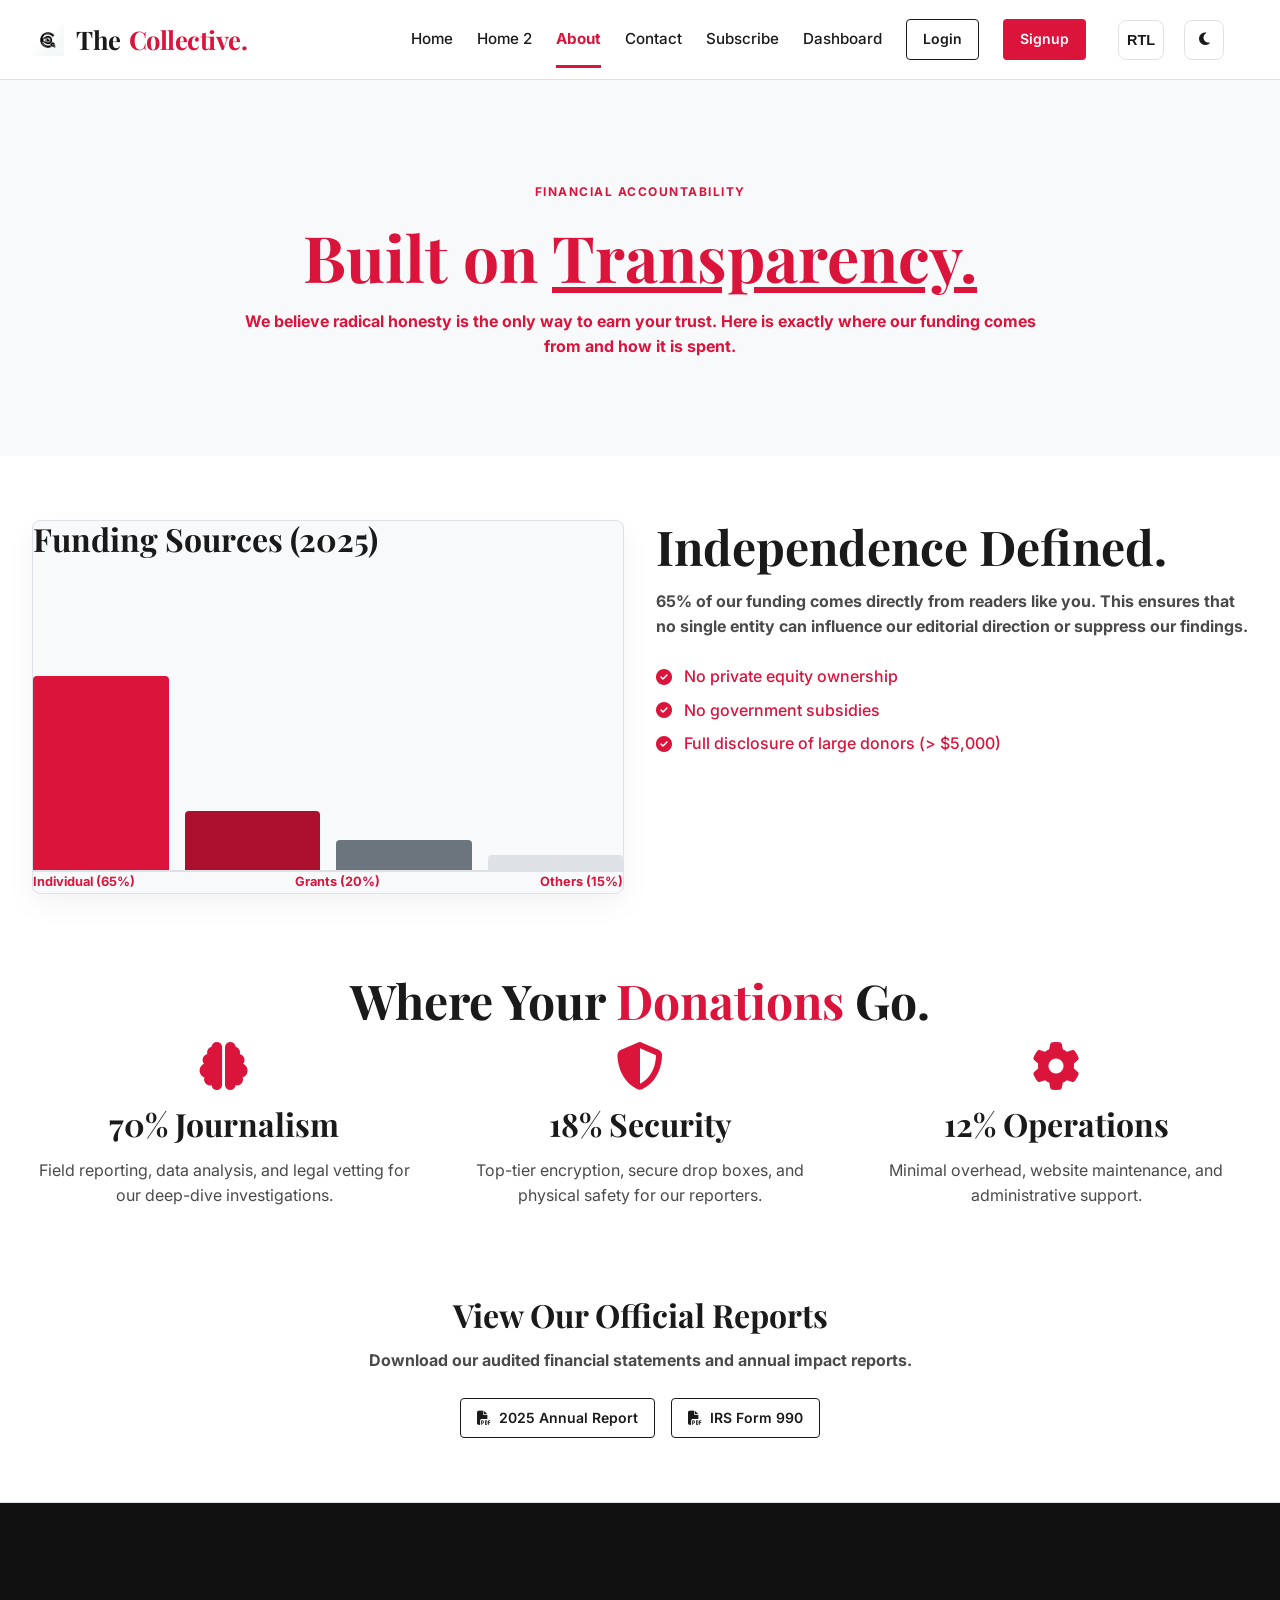
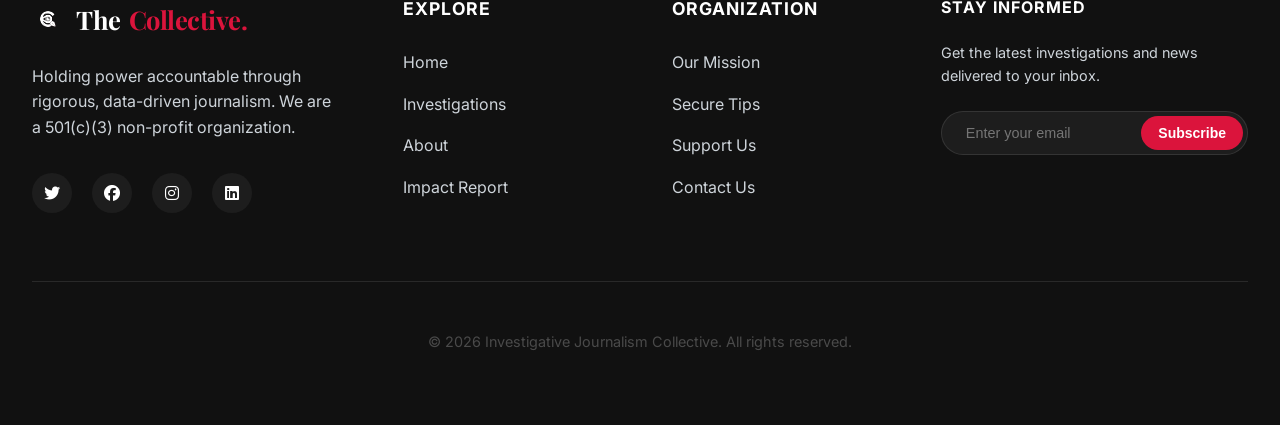
<file: transparency.html>
<!DOCTYPE html>
<html lang="en">
<head>
    <meta charset="UTF-8">
    <meta name="viewport" content="width=device-width, initial-scale=1.0">
    <title>Transparency | The Collective</title>
    <link rel="preconnect" href="https://fonts.googleapis.com">
    <link rel="preconnect" href="https://fonts.gstatic.com" crossorigin>
    <link href="https://fonts.googleapis.com/css2?family=Inter:wght@400;500;600;700&family=Playfair+Display:ital,wght@0,600;0,700;1,600&display=swap" rel="stylesheet">
    <link rel="stylesheet" href="https://cdnjs.cloudflare.com/ajax/libs/font-awesome/6.4.0/css/all.min.css">
    <link rel="icon" type="image/png" href="assets/images/logo.png">
    <link rel="stylesheet" href="assets/css/style.css">
</head>
<body>
    <nav class="navbar">
        <div class="container nav-content">
            <a href="index.html" class="logo">
                <img src="assets/images/logo.png" alt="Collective Logo">
                <span class="brand-name">The <span class="brand-accent">Collective.</span></span>
            </a>
            <div class="nav-links" id="nav-links">
                <a href="index.html" class="nav-item">Home</a>
                <a href="home-2.html" class="nav-item">Home 2</a>

                <a href="about.html" class="nav-item active">About</a>
                <a href="contact.html" class="nav-item">Contact</a>
                <a href="plans.html" class="nav-item">Subscribe</a>
                <a href="dashboard.html" class="nav-item">Dashboard</a>
                <a href="login.html" class="btn btn-sm btn-outline">Login</a>
                <a href="signup.html" class="btn btn-sm btn-primary">Signup</a>

            </div>

            <div class="nav-utils">

                <button id="rtl-toggle" class="btn-rtl">RTL</button>
                <button id="theme-toggle" class="btn-icon" aria-label="Toggle Theme">
                    <i class="fas fa-moon"></i>
                </button>
            </div>

            <button class="nav-toggle" id="nav-toggle" aria-label="Toggle Navigation">
                <i class="fas fa-bars"></i>
            </button>
        </div>
    </nav>

    <main>
        <header class="section text-center" style="background: var(--bg-secondary); padding: 6rem 0;">
            <div class="container">
                <span class="tag mb-sm">Financial Accountability</span>
                <h1 class="reveal">Built on <span class="text-accent underline">Transparency.</span></h1>
                <p class="lead reveal" style="max-width: 800px; margin: 0 auto;">We believe radical honesty is the only way to earn your trust. Here is exactly where our funding comes from and how it is spent.</p>
            </div>
        </header>

        <div class="container py-lg">
            <div class="grid-2 reveal align-center mb-xl">
                <div class="p-lg card">
                    <h3>Funding Sources (2025)</h3>
                    <div class="chart-container mt-md" style="height: 300px; display: flex; align-items: flex-end; gap: 1rem; border-bottom: 2px solid var(--border-color);">
                        <div class="bar" style="height: 65%; background: var(--primary-color); flex: 1; border-radius: 4px 4px 0 0;" title="Individual Donations: 65%"></div>
                        <div class="bar" style="height: 20%; background: var(--primary-hover); flex: 1; border-radius: 4px 4px 0 0;" title="Grant Funding: 20%"></div>
                        <div class="bar" style="height: 10%; background: var(--text-muted); flex: 1; border-radius: 4px 4px 0 0;" title="Corporate Matches: 10%"></div>
                        <div class="bar" style="height: 5%; background: var(--border-color); flex: 1; border-radius: 4px 4px 0 0;" title="Merchandise: 5%"></div>
                    </div>
                    <div class="legend mt-sm" style="display: flex; justify-content: space-between; font-size: 0.8rem;">
                        <span>Individual (65%)</span>
                        <span>Grants (20%)</span>
                        <span>Others (15%)</span>
                    </div>
                </div>
                <div>
                    <h2>Independence Defined.</h2>
                    <p>65% of our funding comes directly from readers like you. This ensures that no single entity can influence our editorial direction or suppress our findings.</p>
                    <ul class="check-list mt-md">
                        <li><i class="fas fa-check-circle"></i> No private equity ownership</li>
                        <li><i class="fas fa-check-circle"></i> No government subsidies</li>
                        <li><i class="fas fa-check-circle"></i> Full disclosure of large donors (> $5,000)</li>
                    </ul>
                </div>
            </div>

            <section class="section bg-secondary p-lg border-radius" style="margin-top: 5rem;">
                <h2 class="text-center mb-lg">Where Your <span class="text-accent">Donations</span> Go.</h2>
                <div class="grid-3 text-center">
                    <div>
                        <i class="fas fa-brain fa-3x text-accent mb-sm"></i>
                        <h3>70% Journalism</h3>
                        <p class="small">Field reporting, data analysis, and legal vetting for our deep-dive investigations.</p>
                    </div>
                    <div>
                        <i class="fas fa-shield-alt fa-3x text-accent mb-sm"></i>
                        <h3>18% Security</h3>
                        <p class="small">Top-tier encryption, secure drop boxes, and physical safety for our reporters.</p>
                    </div>
                    <div>
                        <i class="fas fa-cog fa-3x text-accent mb-sm"></i>
                        <h3>12% Operations</h3>
                        <p class="small">Minimal overhead, website maintenance, and administrative support.</p>
                    </div>
                </div>
            </section>

            <div class="mt-xl text-center reveal">
                <h3>View Our Official Reports</h3>
                <p>Download our audited financial statements and annual impact reports.</p>
                <div class="flex-center mt-md reports-btns" style="display: flex; justify-content: center; gap: 1rem;">
                    <a href="#" class="btn btn-outline btn-sm"><i class="fas fa-file-pdf"></i> 2025 Annual Report</a>
                    <a href="#" class="btn btn-outline btn-sm"><i class="fas fa-file-pdf"></i> IRS Form 990</a>
                </div>
            </div>
        </div>
    </main>

    <!-- Footer -->
    <footer class="footer">
        <div class="container">
            <div class="footer-grid">
                <!-- Column 1: Branding & Social -->
                <div class="footer-brand">
                    <a href="index.html" class="logo mb-sm">
                        <img src="assets/images/logo.png" alt="Collective Logo">
                        <span class="brand-name">The <span class="brand-accent">Collective.</span></span>
                    </a>
                    <p class="footer-mission mb-md">
                        Holding power accountable through rigorous, data-driven journalism. 
                        We are a 501(c)(3) non-profit organization.
                    </p>
                    <div class="social-links">
                        <a href="#" aria-label="Twitter"><i class="fab fa-twitter"></i></a>
                        <a href="#" aria-label="Facebook"><i class="fab fa-facebook"></i></a>
                        <a href="#" aria-label="Instagram"><i class="fab fa-instagram"></i></a>
                        <a href="#" aria-label="LinkedIn"><i class="fab fa-linkedin"></i></a>
                    </div>
                </div>

                <!-- Column 2: Explore -->
                <div class="footer-links">
                    <h4>Explore</h4>
                    <ul>
                        <li><a href="index.html">Home</a></li>
                        <li><a href="articles.html">Investigations</a></li>
                        <li><a href="about.html">About</a></li>
                        <li><a href="transparency.html">Impact Report</a></li>
                    </ul>
                </div>

                <!-- Column 3: Organization -->
                <div class="footer-links">
                    <h4>Organization</h4>
                    <ul>
                        <li><a href="about.html">Our Mission</a></li>
                        <li><a href="contact.html">Secure Tips</a></li>
                        <li><a href="plans.html">Support Us</a></li>
                        <li><a href="contact.html">Contact Us</a></li>
                    </ul>
                </div>

                <div class="footer-newsletter">
                    <h4>Stay Informed</h4>
                    <p>Get the latest investigations and news delivered to your inbox.</p>
                    <form class="newsletter-inline">
                        <input type="email" placeholder="Enter your email" required>
                        <button type="submit" class="btn btn-primary btn-sm">Subscribe</button>
                    </form>
                </div>
            </div>

            <!-- Bottom Row -->
            <div class="footer-bottom">

                <p>&copy; 2026 Investigative Journalism Collective. All rights reserved.</p>
            </div>
        </div>
    </footer>

    <button class="scroll-top" id="scroll-top" aria-label="Scroll to Top">
        <i class="fas fa-arrow-up"></i>
    </button>
    <script src="assets/js/main.js"></script>
    <style>
        .chart-container { position: relative; }
        .bar { transition: transform 0.5s ease; cursor: pointer; }
        .bar:hover { transform: scaleY(1.05); }
        .check-list { list-style: none; padding: 0; }
        .check-list li { margin-bottom: 0.5rem; display: flex; align-items: center; gap: 0.75rem; font-weight: 500; }
        .underline { text-decoration: underline; text-decoration-color: var(--primary-color); }
        .active { color: var(--primary-color) !important; font-weight: 700; }

        @media (max-width: 768px) {
            .reports-btns { flex-direction: column; align-items: center; }
        }
    </style>
</body>
</html>
</file>
<file: assets/css/style.css>
/* 
   ==========================================================================
   Investigative Journalism Collective - Design System
   ========================================================================== 
*/

:root {
    /* Color Palette - HSL based for consistency */
    --primary-h: 348;
    --primary-s: 83%;
    --primary-l: 47%;
    --primary-color: hsl(var(--primary-h), var(--primary-s), var(--primary-l));
    --primary-hover: hsl(var(--primary-h), var(--primary-s), calc(var(--primary-l) - 10%));

    --accent-h: 222;
    --accent-s: 47%;
    --accent-l: 11%;
    --accent-color: hsl(var(--accent-h), var(--accent-s), var(--accent-l));

    /* Light Mode Variables */
    --bg-primary: #ffffff;
    --bg-secondary: #f8f9fa;
    --bg-tertiary: #f1f3f5;
    --text-primary: #1a1a1a;
    --text-secondary: #4a4a4a;
    --text-muted: #6c757d;
    --border-color: #dee2e6;
    --card-shadow: 0 10px 30px rgba(0, 0, 0, 0.05);
    --glass-bg: rgba(255, 255, 255, 0.8);
    --glass-border: rgba(255, 255, 255, 0.3);

    /* Typography */
    --font-heading: 'Playfair Display', serif;
    --font-body: 'Inter', sans-serif;

    /* Spacing */
    --space-xs: 0.5rem;
    --space-sm: 1rem;
    --space-md: 2rem;
    --space-lg: 4rem;
    --space-xl: 8rem;

    /* Transitions */
    --transition-fast: 0.2s ease;
    --transition-base: 0.3s cubic-bezier(0.4, 0, 0.2, 1);
    --transition-slow: 0.5s cubic-bezier(0.4, 0, 0.2, 1);
}

/* Dark Mode Variables */
[data-theme="dark"] {
    --bg-primary: #000000;
    /* True black background for deep impact */
    --bg-secondary: #0d1117;
    --bg-tertiary: #161b22;
    --text-primary: #f0f6fc;
    --text-secondary: #ced4da;
    --text-muted: #a0a0a0;
    --border-color: #2a2a2a;
    --card-shadow: 0 10px 40px rgba(0, 0, 0, 0.4);
    --glass-bg: rgba(18, 18, 18, 0.8);
    --glass-border: rgba(255, 255, 255, 0.05);
}

/* Base Styles */
* {
    margin: 0;
    padding: 0;
    box-sizing: border-box;
}

html {
    scroll-behavior: smooth;
    font-size: 16px;
}

body {
    font-family: var(--font-body);
    background-color: var(--bg-primary);
    color: var(--text-primary);
    line-height: 1.6;
    transition: background-color var(--transition-base), color var(--transition-base);
    overflow-x: hidden;
}

/* Typography */
h1,
h2,
h3,
h4,
h5,
h6 {
    font-family: var(--font-heading);
    color: var(--text-primary);
    line-height: 1.1;
    margin-bottom: 1rem;
}

h1 {
    font-size: clamp(2.5rem, 5vw, 4rem);
}

h2 {
    font-size: clamp(2rem, 4vw, 3rem);
}

h3 {
    font-size: clamp(1.5rem, 3vw, 2rem);
}

p {
    margin-bottom: 1.5rem;
    color: var(--text-secondary);
}

a {
    color: var(--primary-color);
    text-decoration: none;
    transition: var(--transition-fast);
}

a:hover {
    color: var(--primary-hover);
}

img {
    max-width: 100%;
    height: auto;
    display: block;
}

/* Layout Containers */
.container {
    width: 100%;
    max-width: 1400px;
    margin: 0 auto;
    padding: 0 2rem;
}

.section {
    padding: var(--space-lg) 0;
}

main {
    padding-top: 80px;
    /* Offset for fixed navbar */
}

.dash-main {
    padding-top: 0 !important;
    /* Dash uses internal topbar, no global navbar offset */
}

/* Components */

/* Buttons */
.btn {
    display: inline-flex;
    align-items: center;
    justify-content: center;
    padding: 0.875rem 2rem;
    font-size: 1rem;
    font-weight: 600;
    border-radius: 4px;
    cursor: pointer;
    transition: var(--transition-base);
    border: 1px solid transparent;
    gap: 0.5rem;
}

.btn-primary {
    background-color: var(--primary-color);
    color: #fff;
}

.btn-primary:hover {
    background-color: var(--primary-hover);
    color: #fff;
    transform: translateY(-2px);
    box-shadow: 0 10px 20px rgba(var(--primary-h), 80%, 30%, 0.2);
}

.btn-outline {
    background-color: transparent;
    border-color: var(--text-primary);
    color: var(--text-primary);
}

.btn-outline:hover {
    background-color: var(--text-primary);
    color: var(--bg-primary);
}

.btn-sm {
    padding: 0.5rem 1rem;
    font-size: 0.875rem;
}

.btn-lg {
    padding: 1.25rem 3rem;
    font-size: 1.125rem;
}

/* Logo Branding */
.logo {
    display: flex;
    align-items: center;
    gap: 0.75rem;
    font-weight: 700;
    color: var(--text-primary);
    text-decoration: none;
    font-family: var(--font-heading);
    font-size: 1.5rem;
}

.logo img {
    height: 32px;
    width: auto;
    object-fit: contain;
    mix-blend-mode: darken;
    /* Drops white bg in light mode */
}

/* Reusable Brand Identity */
.brand-name {
    font-family: var(--font-heading);
    font-weight: 700;
    font-size: 1.6rem;
    color: var(--text-primary);
    /* Consistent unified color */
    text-decoration: none;
    letter-spacing: -0.5px;
    display: flex;
    align-items: center;
    gap: 0.5rem;
}

[data-theme="dark"] .brand-name {
    color: #ffffff;
}

[data-theme="dark"] .brand-name {
    color: #ffffff;
    /* Contrast for dark mode */
}

.logo i {
    color: var(--primary-color);
    font-size: 1.5rem;
}

.brand-accent {
    color: var(--primary-color);
    /* "Collective." in red */
}

.footer .brand-name {
    color: #ffffff !important;
    /* Unified size/weight, but visible on dark footer */
    font-size: 1.6rem !important;
}

/* Invert colors and drop dark bg in dark mode for invisible white bg logo */
[data-theme="dark"] .logo img,
.footer .logo img {
    filter: invert(1) brightness(1.2) contrast(1.2);
    mix-blend-mode: screen;
    /* Drops black background, keeps white logo */
}

/* Interactive Glow & 3D Tilt System */
.card {
    position: relative;
    overflow: hidden;
    transform-style: preserve-3d;
    perspective: 1200px;
    transition: transform 0.1s ease-out, box-shadow var(--transition-base), border-color var(--transition-base);
}

.card::before {
    content: '';
    position: absolute;
    inset: 0;
    background: radial-gradient(circle at var(--glow-x, 50%) var(--glow-y, 50%), hsla(var(--primary-h), var(--primary-s), var(--primary-l), 0.15) 0%, transparent 60%);
    pointer-events: none;
    z-index: 5;
    opacity: 0;
    transition: opacity 0.5s ease;
}

.card:hover::before {
    opacity: 1;
}

.card:hover {
    border-color: var(--primary-color);
}

/* Legacy interactive-tilt removed or generalized into .card */
.interactive-tilt {
    position: relative;
    overflow: hidden;
    transform-style: preserve-3d;
    perspective: 1200px;
}

/* Navbar */
.navbar {
    position: fixed;
    top: 0;
    left: 0;
    width: 100%;
    height: 80px;
    background-color: var(--glass-bg);
    backdrop-filter: blur(15px);
    border-bottom: 1px solid var(--border-color);
    z-index: 1000;
    display: flex;
    align-items: center;
    transition: var(--transition-base);
}

.navbar.scrolled {
    height: 65px;
    box-shadow: var(--card-shadow);
}

.nav-content {
    display: flex;
    justify-content: space-between;
    align-items: center;
    width: 100%;
}

/* Primary Header Grid for Desktop */
@media (min-width: 1101px) {
    .nav-content {
        display: grid;
        grid-template-columns: auto 1fr auto;
        align-items: center;
    }

    .nav-links {
        grid-column: 2;
        display: flex;
        justify-content: flex-end;
        align-items: center;
        margin-inline-start: 0 !important;
        margin-inline-end: 2rem !important;
        gap: 1.5rem !important;
    }

    .nav-utils {
        grid-column: 3;
        justify-self: end;
        display: flex;
        align-items: center;
        gap: 1.25rem;
    }

    .nav-desktop-cta {
        display: inline-block !important;
    }

    .nav-mobile-cta {
        display: none !important;
    }
}

/* Base Utility Button Visibility */
.nav-desktop-cta {
    display: none;
}

.nav-mobile-cta {
    display: block;
}

/* Active State Underline */
.nav-item {
    position: relative;
    text-decoration: none;
    color: var(--text-primary);
    font-weight: 500;
    font-size: 0.95rem;
    transition: var(--transition-fast);
    padding: 0.5rem 0;
}

.nav-item:hover {
    color: var(--primary-color);
}

.nav-item.active {
    color: var(--text-primary);
}

.nav-item.active::after {
    content: '';
    position: absolute;
    bottom: -2px;
    left: 0;
    width: 100%;
    height: 1.5px;
    background-color: var(--primary-color);
}

.nav-links {
    display: flex;
    gap: 1.25rem;
    align-items: center;
    flex-wrap: nowrap;
    margin-inline-start: auto;
}

.nav-utils {
    display: flex;
    align-items: center;
    gap: 1.25rem;
    margin-inline-start: 0;
    margin-inline-end: 1.5rem;
}

.nav-utils .btn-rtl,
.nav-utils .btn-icon {
    padding: 0.5rem;
    font-size: 0.9rem;
    background: none;
    border: 1px solid var(--border-color);
    border-radius: 8px;
    color: var(--text-primary);
    cursor: pointer;
    transition: var(--transition-fast);
    display: flex;
    align-items: center;
    justify-content: center;
    min-width: 40px;
    height: 40px;
}

.nav-utils .btn-rtl:hover,
.nav-utils .btn-icon:hover {
    border-color: var(--primary-color);
    color: var(--primary-color);
    background-color: rgba(var(--primary-h), 83%, 47%, 0.05);
}

.nav-toggle {
    display: none;
    background: none;
    border: none;
    font-size: 1.5rem;
    color: var(--text-primary);
    cursor: pointer;
    transition: var(--transition-fast);
    padding: 0.5rem;
    z-index: 1001;
    pointer-events: auto !important;
}

@media (max-width: 1100px) {
    .nav-toggle {
        display: block;
        order: 10;
        margin-inline-start: 0.5rem;
    }

    .nav-utils {
        order: 5;
        gap: 0.75rem;
        display: flex !important;
        margin-inline-start: auto;
    }

    /* Login, Signup, and Support Us buttons inside hamburger menu */
    .nav-links .btn-primary,
    .nav-links .btn-outline {
        margin: 0.75rem auto;
        width: 85%;
        justify-content: center;
        display: flex !important;
    }

    .logo {
        order: 1;
        font-size: 1.2rem;
        margin-inline-start: 0;
    }

    .logo img {
        height: 24px;
    }

    .nav-links {
        position: fixed;
        top: 80px;
        left: 0;
        width: 100%;
        height: 0;
        background-color: var(--bg-primary);
        flex-direction: column;
        justify-content: flex-start;
        padding-top: 0;
        overflow: hidden;
        transition: all 0.4s cubic-bezier(0.4, 0, 0.2, 1);
        gap: 0;
        border-bottom: 0 solid var(--border-color);
        z-index: 2000;
        visibility: hidden;
    }

    .nav-links.active {
        height: calc(100vh - 80px) !important;
        padding-top: 2rem !important;
        border-bottom-width: 1px !important;
        overflow-y: auto !important;
        visibility: visible !important;
        display: flex !important;
    }

    .nav-item {
        width: 100%;
        text-align: center;
        padding: 1.25rem;
        font-size: 1.1rem;
        border-bottom: 1px solid rgba(0, 0, 0, 0.05);
    }

    [data-theme="dark"] .nav-item {
        border-bottom-color: rgba(255, 255, 255, 0.05);
    }

    .nav-item:after {
        display: none;
    }
}

.nav-item {
    font-weight: 500;
    color: var(--text-primary);
    font-size: 0.95rem;
    position: relative;
}

.nav-item:after {
    content: '';
    position: absolute;
    bottom: -5px;
    left: 0;
    width: 0;
    height: 2px;
    background-color: var(--primary-color);
    transition: var(--transition-base);
}

.nav-item:hover:after {
    width: 100%;
}

.nav-item.active {
    color: var(--primary-color) !important;
    font-weight: 700;
}

.nav-item.active:after {
    width: 100% !important;
    height: 3px !important;
    background-color: var(--primary-color) !important;
    bottom: -8px;
    /* Slightly lower for elegance */
}

/* Icon Buttons (Theme Toggle, etc) */
.btn-icon {
    background: none;
    border: none;
    padding: 0.5rem;
    cursor: pointer;
    color: var(--text-primary);
    font-size: 1.1rem;
    display: flex;
    align-items: center;
    justify-content: center;
    transition: var(--transition-fast);
    border-radius: 50%;
}

.btn-icon:hover {
    background-color: var(--bg-secondary);
    color: var(--primary-color);
}

/* Cards */
.card {
    background-color: var(--bg-secondary);
    border: 1px solid var(--border-color);
    border-radius: 8px;
    overflow: hidden;
    transition: var(--transition-base);
    box-shadow: var(--card-shadow);
}

.card-img-wrapper {
    position: relative;
    aspect-ratio: 16/9;
    overflow: hidden;
}

.card-img {
    width: 100%;
    height: 100%;
    object-fit: cover;
    transition: var(--transition-slow);
}

.card:hover .card-img {
    transform: scale(1.1);
}

/* Forms */
.form-group {
    margin-bottom: 1.5rem;
}

.form-label {
    display: block;
    margin-bottom: 0.5rem;
    font-weight: 600;
    color: var(--text-primary);
}

.form-control {
    width: 100%;
    padding: 0.75rem 1rem;
    background-color: var(--bg-tertiary);
    border: 1px solid var(--border-color);
    border-radius: 4px;
    color: var(--text-primary);
    font-family: var(--font-body);
    transition: var(--transition-base);
}

.form-control:focus {
    outline: none;
    border-color: var(--primary-color);
    box-shadow: 0 0 0 3px rgba(var(--primary-h), 80%, 47%, 0.1);
}

/* Newsletter Form - Premium Pill Design */
.newsletter-form {
    display: flex;
    max-width: 500px;
    margin: 2.5rem auto 0;
    background: var(--bg-primary);
    border-radius: 50px;
    padding: 6px;
    border: 1px solid var(--border-color);
    box-shadow: 0 15px 35px rgba(0, 0, 0, 0.1);
    transition: var(--transition-base);
}

.newsletter-form:focus-within {
    border-color: var(--primary-color);
    box-shadow: 0 15px 40px rgba(var(--primary-h), 80%, 47%, 0.15);
    transform: translateY(-2px);
}

.newsletter-form .form-control {
    border: none !important;
    background: transparent !important;
    border-radius: 50px;
    padding: 0 1.5rem;
    height: 50px;
    flex: 1;
    box-shadow: none !important;
}

.newsletter-form .btn {
    border-radius: 50px;
    height: 50px;
    padding: 0 2.5rem;
    font-size: 0.95rem;
}

@media (max-width: 768px) {
    .newsletter-form {
        flex-direction: row !important;
        background: var(--bg-primary) !important;
        border-radius: 50px !important;
        padding: 4px !important;
        border: 1px solid var(--border-color) !important;
        box-shadow: 0 10px 25px rgba(0, 0, 0, 0.05) !important;
        gap: 0 !important;
        display: flex !important;
    }

    .newsletter-form .form-control {
        border-radius: 50px !important;
        flex: 1 1 65% !important;
        border: none !important;
        background: transparent !important;
        padding: 0 0.5rem 0 1.25rem !important;
        height: 46px !important;
        box-shadow: none !important;
        min-width: 0 !important;
    }

    .newsletter-form .btn,
    .newsletter-form button[type="submit"] {
        border-radius: 50px !important;
        flex: 0 0 auto !important;
        width: auto !important;
        max-width: none !important;
        padding: 0 1.25rem !important;
        white-space: nowrap !important;
        font-size: 0.9rem !important;
        margin: 0 !important;
        height: 46px !important;
        display: inline-flex !important;
        justify-content: center !important;
        align-items: center !important;
    }
}

/* Footer */
.footer {
    padding: 6rem 0 3rem;
    background-color: #111111;
    color: #fff;
    border-top: 1px solid var(--border-color);
}

.footer h4 {
    color: #fff;
    font-family: var(--font-body);
    font-weight: 700;
    text-transform: uppercase;
    letter-spacing: 1px;
    margin-bottom: 1.5rem;
}

.footer-grid {
    display: grid;
    grid-template-columns: 1.5fr 1fr 1fr 1.5fr;
    gap: 4rem;
    margin-bottom: 4rem;
}

.footer-brand .logo {
    display: flex;
    align-items: center;
    gap: 0.75rem;
    margin-bottom: 1.5rem;
}

.footer-mission {
    color: #ced4da;
    max-width: 400px;
    line-height: 1.6;
}

.social-links {
    display: flex;
    gap: 1.25rem;
}

.social-links a {
    width: 40px;
    height: 40px;
    border-radius: 50%;
    background: rgba(255, 255, 255, 0.05);
    display: flex;
    align-items: center;
    justify-content: center;
    color: #fff;
    transition: var(--transition-base);
}

.social-links a:hover {
    background: var(--primary-color);
    transform: translateY(-3px);
}

.footer-links h4 {
    color: #fff;
    font-size: 1.1rem;
    margin-bottom: 2rem;
    text-transform: uppercase;
    letter-spacing: 1px;
}

.footer-links ul {
    list-style: none;
}

.footer-links ul li {
    margin-bottom: 1rem;
}

.footer-links ul a {
    color: #ced4da;
    transition: var(--transition-fast);
}

.footer-links ul a:hover {
    color: var(--primary-color);
    padding-left: 5px;
}

/* Newsletter Section */
.footer-newsletter p {
    color: #ced4da;
    font-size: 0.9rem;
    margin-bottom: 1.5rem;
    line-height: 1.6;
}

.newsletter-inline {
    display: flex;
    gap: 0;
    background: rgba(255, 255, 255, 0.05);
    padding: 4px;
    border: 1px solid rgba(255, 255, 255, 0.1);
    border-radius: 50px;
    transition: var(--transition-base);
}

.newsletter-inline:focus-within {
    border-color: var(--primary-color);
    background: rgba(255, 255, 255, 0.08);
}

.newsletter-inline input {
    background: transparent;
    border: none;
    color: #fff;
    padding: 0 1.25rem;
    flex: 1;
    font-size: 0.9rem;
    outline: none;
    width: 100%;
}

.newsletter-inline .btn {
    border-radius: 50px;
    white-space: nowrap;
}

@media (max-width: 1200px) {
    .footer-grid {
        grid-template-columns: 1.5fr 1fr 1fr;
    }

    .footer-newsletter {
        grid-column: span 3;
        max-width: 500px;
        margin: 0 auto;
        text-align: center;
    }

    .footer-newsletter .newsletter-inline {
        margin: 0 auto;
    }
}

@media (max-width: 768px) {
    .footer-grid {
        grid-template-columns: 1fr 1fr;
        gap: 3rem;
    }

    .footer-newsletter {
        grid-column: span 1;
        text-align: left;
        margin: 0;
    }

    .footer-newsletter .newsletter-inline {
        margin: 0;
    }
}

@media (max-width: 576px) {
    .footer-grid {
        grid-template-columns: 1fr;
        gap: 2.5rem;
    }

    .footer-newsletter {
        grid-column: span 1;
    }
}

.footer-bottom {
    padding-top: 3rem;
    border-top: 1px solid rgba(255, 255, 255, 0.1);
    text-align: center;
    color: #6c757d;
    font-size: 0.9rem;
}

/* Scroll to Top Button */
.scroll-top {
    position: fixed;
    bottom: 30px;
    inset-inline-end: 30px;
    width: 48px;
    height: 48px;
    background: #e63946;
    color: #ffffff;
    border-radius: 50%;
    display: flex;
    align-items: center;
    justify-content: center;
    font-size: 1.25rem;
    cursor: pointer;
    box-shadow: 0 10px 25px rgba(230, 57, 70, 0.35);
    z-index: 2000;
    opacity: 0;
    visibility: hidden;
    transition: all 0.4s cubic-bezier(0.175, 0.885, 0.32, 1.275);
    border: none;
    outline: none;
    transform: translateY(20px) scale(0.8);
}

.scroll-top.active {
    opacity: 1;
    visibility: visible;
    transform: translateY(0) scale(1);
}

.scroll-top:hover {
    background: #c1121f;
    transform: translateY(-5px) scale(1.05);
    box-shadow: 0 15px 30px rgba(230, 57, 70, 0.45);
    color: #ffffff;
}

.scroll-top i {
    transition: transform 0.3s ease;
}

.scroll-top:hover i {
    transform: translateY(-2px);
}

@media (max-width: 768px) {
    .scroll-top {
        bottom: 20px;
        inset-inline-end: 20px;
        width: 42px;
        height: 42px;
        font-size: 1.1rem;
    }
}

/* Animations */
.reveal {
    opacity: 0;
    transform: translateY(30px);
    transition: all 0.8s cubic-bezier(0.2, 0.8, 0.2, 1);
}

.reveal.active {
    opacity: 1;
    transform: translateY(0);
}

/* Utilities */
.text-accent {
    color: var(--primary-color);
}

.text-center {
    text-align: center;
}

.py-lg {
    padding-top: var(--space-lg);
    padding-bottom: var(--space-lg);
}

.p-md {
    padding: var(--space-md);
}

.mb-sm {
    margin-bottom: var(--space-sm);
}

.mb-md {
    margin-bottom: var(--space-md);
}

.grid-2 {
    display: grid;
    grid-template-columns: repeat(2, 1fr);
    gap: 2rem;
}

.grid-3 {
    display: grid;
    grid-template-columns: repeat(3, 1fr);
    gap: 2rem;
}

/* Section Specific Spacing Resets */
.section.bg-secondary {
    padding-top: 0 !important;
    /* Forceful removal of Investigations top gap */
}

.section-header {
    margin-top: 0 !important;
}

.section-header h2 {
    margin: 0 !important;
    /* Precise reset per user request */
    margin-top: 15px !important;
    /* Small controlled top gap */
}

/* Hero Specifics */
.hero-3d.section {
    padding-top: 4rem !important;
    /* Balanced top breathing room */
}

.hero-3d .container {
    min-height: calc(100vh - 120px);
    /* Fill viewport properly */
    align-items: center !important;
    /* Balanced vertical centering */
    display: grid;
    margin-top: 0 !important;
    padding-bottom: 60px !important;
    /* Clean separation from next section */
}

.hero-text h1 {
    margin: 0 !important;
    /* Forceful reset of all margins */
    margin-top: 8px !important;
    /* Tight controlled gap from tag */
}

.hero-text {
    margin-top: 0 !important;
    /* Remove previous balancing negative margin */
}

.hero-actions {
    display: flex;
    gap: 1.5rem;
    margin-top: 2rem;
}

/* Responsive */
@media (max-width: 1024px) {
    .footer-grid {
        grid-template-columns: 1fr 1fr;
    }

    .nav-links {
        display: none;
    }

    /* Hide for mobile toggle later */
}

@media (max-width: 768px) {
    :root {
        --space-md: 1.5rem;
        --space-lg: 2.5rem;
        --space-xl: 4rem;
        /* Halve the massive 8rem gap on mobiles */
    }

    .grid-2,
    .grid-3 {
        grid-template-columns: 1fr;
        gap: 1.5rem;
    }

    .footer-grid {
        grid-template-columns: 1fr;
        gap: 2rem;
    }

    /* Prevent huge inline hero images from dominating mobile viewports */
    .hero-image-side img {
        min-height: 300px !important;
    }

    /* Squeeze internal padded containers */
    .p-xl {
        padding: 1.5rem !important;
    }

    .p-lg {
        padding: 1.25rem !important;
    }

    .container {
        padding: 0 1.25rem;
    }
}

/* Impact Section */
.impact-section {
    padding: 6rem 0;
    background: var(--bg-primary);
    /* Contrast with bg-secondary of Investigations */
    border-top: 1px solid var(--border-color);
}

.impact-grid {
    display: grid;
    grid-template-columns: repeat(4, 1fr);
    gap: 3rem;
    text-align: center;
}

.stat-item {
    padding: 1rem;
    position: relative;
}

.stat-number {
    font-size: 3.5rem;
    font-weight: 800;
    color: var(--primary-color);
    font-family: var(--font-heading);
    line-height: 1;
    margin-bottom: 0.5rem;
    display: block;
}

.stat-label {
    font-size: 0.9rem;
    text-transform: uppercase;
    letter-spacing: 2px;
    font-weight: 700;
    color: var(--text-muted);
}

@media (max-width: 1024px) {
    .impact-grid {
        grid-template-columns: repeat(2, 1fr);
    }
}

@media (max-width: 576px) {
    .impact-grid {
        grid-template-columns: 1fr;
        gap: 2rem;
    }

    .stat-number {
        font-size: 3rem;
    }
}

/* 
   ==========================================================================
   RTL (Right-to-Left) Overrides
   ========================================================================== 
*/

[dir="rtl"] {
    text-align: right;
}

/* Ensure mobile menu items stack vertically in RTL */
@media (max-width: 1024px) {
    [dir="rtl"] .nav-links {
        flex-direction: column !important;
        align-items: center !important;
        direction: rtl !important;
        /* Apply RTL only to menu content */
    }

    /* Enforce stable layout for tablet RTL */
    [dir="rtl"] .nav-content {
        display: flex !important;
        flex-direction: row !important;
        /* Keep logo left, buttons right */
        justify-content: space-between !important;
    }

    [dir="rtl"] .logo {
        margin-right: 0 !important;
        margin-left: 0 !important;
        order: 1 !important;
    }

    [dir="rtl"] .nav-utils {
        display: flex !important;
        margin-left: auto !important;
        margin-right: 0.5rem !important;
        order: 2 !important;
    }

    [dir="rtl"] .nav-toggle {
        order: 3 !important;
        margin-left: 0.5rem !important;
        margin-right: 0 !important;
    }
}

/* Section Specific Dark Overrides */
[data-theme="dark"] .newsletter-cta {
    background-color: #000000 !important;
}

[data-theme="dark"] .pulse-highlights {
    background-color: #000000 !important;
}

/* ── Navbar RTL: logo position is swapped via JavaScript DOM manipulation ── */
/* Logo internal layout: image swaps sides in RTL */
[dir="rtl"] .logo {
    flex-direction: row-reverse;
}

[dir="rtl"] .footer-grid {
    direction: rtl;
}

[dir="rtl"] .footer-links h4::after {
    left: auto;
    right: 0;
}

[dir="rtl"] .sidebar {
    order: 2;
    border-left: 1px solid var(--border-color);
    border-right: none;
}

[dir="rtl"] .sidebar .logo {
    flex-direction: row-reverse;
}

[dir="rtl"] .sidebar nav ul li a {
    flex-direction: row-reverse;
}

[dir="rtl"] .stats-grid,
[dir="rtl"] .grid-3,
[dir="rtl"] .grid-2 {
    direction: rtl;
}

[dir="rtl"] .card {
    text-align: right;
}

[dir="rtl"] .btn {
    flex-direction: row-reverse;
}

/* Dashboard Specific RTL */
[dir="rtl"] body {
    flex-direction: row-reverse !important;
}

[dir="rtl"] main header {
    flex-direction: row-reverse !important;
}

/* RTL Button Style */
.btn-rtl {
    background: transparent;
    border: 1px solid var(--border-color);
    color: var(--text-primary);
    padding: 0.4rem 0.8rem;
    border-radius: 4px;
    font-size: 0.75rem;
    font-weight: 700;
    cursor: pointer;
    transition: var(--transition-fast);
}

.btn-rtl:hover {
    background: var(--primary-color);
    color: #fff;
    border-color: var(--primary-color);
}

/* Premium Dark Investigative Section (Home 2) */
.investigative-dark-section {
    background: linear-gradient(180deg, #000000 0%, #0a0a0a 100%);
    padding: 100px 0;
    color: #ffffff;
    position: relative;
    border-top: 1px solid rgba(255, 255, 255, 0.05);
}

.investigative-card {
    display: flex;
    flex-direction: column;
    align-items: center;
    text-align: center;
    padding: 80px 0;
}

.investigative-img-wrapper {
    width: 220px;
    height: 220px;
    border-radius: 50%;
    overflow: hidden;
    margin-bottom: 40px;
    border: 3px solid rgba(255, 0, 0, 0.4);
    box-shadow: 0 0 40px rgba(255, 0, 0, 0.3), inset 0 0 20px rgba(0, 0, 0, 0.5);
    transition: transform 0.5s cubic-bezier(0.175, 0.885, 0.32, 1.275);
}

.investigative-card:hover .investigative-img-wrapper {
    transform: scale(1.05);
    border-color: var(--primary-color);
    box-shadow: 0 0 60px rgba(255, 0, 0, 0.5);
}

.investigative-img-wrapper img {
    width: 100%;
    height: 100%;
    object-fit: cover;
    filter: brightness(0.9) contrast(1.1);
}

.investigative-content h3 {
    font-family: var(--font-heading);
    font-size: 2.5rem;
    font-weight: 700;
    margin-bottom: 20px;
    letter-spacing: -1px;
    color: #ffffff;
}

.investigative-content p {
    color: #bcbcbc;
    font-size: 1.25rem;
    max-width: 550px;
    margin: 0 auto;
    line-height: 1.6;
}

.red-divider {
    width: 100%;
    height: 1px;
    background: linear-gradient(90deg, transparent, rgba(235, 54, 54, 0.6), transparent);
}

@media (max-width: 768px) {
    .investigative-img-wrapper {
        width: 180px;
        height: 180px;
    }

    .investigative-content h3 {
        font-size: 2rem;
    }
}

/* Utility Classes */
.text-white {
    color: #ffffff !important;
}

.text-accent {
    color: var(--primary-color) !important;
}

/* Tag Component */
.hero-text .tag {
    margin-bottom: 0 !important;
    /* Remove bottom margin to use H1 margin-top instead */
}

.tag {
    display: inline-block;
    background-color: rgba(var(--primary-h), var(--primary-s), var(--primary-l), 0.1);
    color: var(--primary-color);
    padding: 0.35rem 0.85rem;
    font-size: 0.75rem;
    font-weight: 700;
    text-transform: uppercase;
    letter-spacing: 1.5px;
    border-radius: 4px;
    border: 1px solid rgba(var(--primary-h), var(--primary-s), var(--primary-l), 0.2);
}

.italic {
    font-style: italic;
}

/* Dedicated Profile Image Class for Overriding Specificity/Caching Issues */
.profile-img-large {
    width: 250px !important;
    height: 250px !important;
    border-radius: 50% !important;
    object-fit: cover !important;
    object-position: center !important;
    margin: 0 auto 1.5rem !important;
    display: block !important;
    border: 4px solid var(--bg-secondary) !important;
    box-shadow: 0 10px 20px rgba(0, 0, 0, 0.1) !important;
}

/* Investigations Page - Light Mode Hero Redesign */
.investigations-hero-light {
    padding-top: 160px !important;
    /* Extra padding for centered layout */
    padding-bottom: 6rem !important;
}

.hero-tag-light {
    display: inline-block;
    font-size: 0.9rem;
    font-weight: 600;
    text-transform: uppercase;
    letter-spacing: 3px;
    color: #555;
    /* Modern Dark Gray */
    margin-bottom: 1.5rem;
}

.investigations-hero-light .text-accent {
    font-weight: 800 !important;
    font-size: 5rem !important;
}

.hero-subtitle-light {
    font-size: 1.4rem;
    color: #000000 !important;
    /* Pure Black for perfect contrast */
    max-width: 750px;
    margin: 0 auto 3rem;
    line-height: 1.7;
    font-weight: 500;
}

.btn-outline-dark {
    padding: 1rem 2.5rem;
    background: transparent;
    color: #000;
    border: 2px solid #000;
    border-radius: 4px;
    font-weight: 700;
    text-transform: uppercase;
    letter-spacing: 1px;
    transition: all 0.3s cubic-bezier(0.165, 0.84, 0.44, 1);
}

.btn-outline-dark:hover {
    background: #000;
    color: #fff;
    transform: translateY(-3px);
    box-shadow: 0 10px 20px rgba(0, 0, 0, 0.1);
}

@media (max-width: 768px) {
    .investigations-hero-light {
        padding-top: 120px !important;
    }

    .investigations-hero-light .text-accent {
        font-size: 3.5rem !important;
    }

    .hero-subtitle-light {
        font-size: 1.1rem;
    }
}

/* Dark Mode Overrides for Investigations Hero */
[data-theme="dark"] .hero-tag-light {
    color: var(--text-muted);
}

[data-theme="dark"] .hero-subtitle-light {
    color: #ffffff !important;
}

[data-theme="dark"] .btn-outline-dark {
    color: #fff;
    border-color: #fff;
}

[data-theme="dark"] .btn-outline-dark:hover {
    background: #fff;
    color: #000;
}

/* RTL Navbar Mirroring - Symmetric Grid Swap */
/* Browser naturally swaps grid columns in RTL: Col 1 is far right, Col 3 is far left */
[dir="rtl"] .nav-content {
    direction: rtl;
}

[dir="rtl"] .logo {
    display: flex;
    align-items: center;
    gap: 0.5rem;
    justify-self: flex-start;
    /* Relative to its column */
}

[dir="rtl"] .nav-links {
    flex-direction: row;
    /* Native RTL handles ordering */
    justify-content: center;
}

[dir="rtl"] .nav-utils {
    flex-direction: row;
    /* Native RTL handles ordering */
    justify-self: flex-end;
    /* Relative to its column */
}

/* Mobile Hamburger RTL - Overridden by specific media query order below */
/* [dir="rtl"] .nav-toggle { margin-right: auto; margin-left: 0; }  -- Removed to ensure correct visual order */

[dir="rtl"] .nav-links.active {
    inset-inline-start: 0;
    inset-inline-end: auto;
    text-align: right;
}

/* -- Mobile-Only Full Responsive Package (Senior Design) -- */
.mobile-only-rtl {
    display: none;
}

@media (max-width: 767px) {

    /* Navbar: Centered vertical, Logo+Name | Theme | Hamburger */
    .nav-content {
        display: flex !important;
        justify-content: space-between !important;
        align-items: center !important;
        height: 64px !important;
        padding: 0 1rem !important;
    }

    .logo {
        display: flex !important;
        align-items: center !important;
        gap: 12px !important;
        order: 1 !important;
        margin-inline-start: 0 !important;
    }

    .nav-utils {
        display: flex !important;
        align-items: center !important;
        gap: 15px !important;
        order: 5 !important;
        margin-inline-start: auto !important;
    }

    #rtl-toggle {
        display: none !important;
    }

    .mobile-only-rtl {
        display: block !important;
        width: 80% !important;
        margin: 1.5rem auto !important;
        padding: 12px !important;
        background: var(--bg-secondary) !important;
        border: 1px solid var(--border-color) !important;
        border-radius: 8px !important;
        text-align: center !important;
        font-weight: 600 !important;
        color: var(--text-primary) !important;
    }

    .nav-toggle {
        order: 10 !important;
        font-size: 1.5rem !important;
        background: none !important;
        border: none !important;
        margin-inline-start: 10px !important;
    }

    .footer-grid {
        grid-template-columns: 1fr !important;
        text-align: center !important;
        gap: 2.5rem !important;
    }

    .footer-brand,
    .footer-links,
    .footer-newsletter {
        display: flex !important;
        flex-direction: column !important;
        align-items: center !important;
        margin-bottom: 0 !important;
    }

    .footer-brand .logo {
        order: -1 !important;
        margin-bottom: 1rem !important;
    }

    .footer-brand .footer-mission {
        order: 0 !important;
    }

    .footer-brand .social-links {
        order: 1 !important;
    }

    .social-links {
        justify-content: center !important;
        margin-bottom: 25px !important;
        width: 100% !important;
    }

    .newsletter-form button,
    .newsletter-inline button,
    .btn-primary[type="submit"] {
        width: 75% !important;
        max-width: 300px !important;
        padding: 12px 20px !important;
        margin: 1rem auto !important;
        border-radius: 50px !important;
        display: block !important;
    }

    .container {
        padding: 0 1.25rem !important;
    }

    .grid-2,
    .grid-3 {
        grid-template-columns: 1fr !important;
        gap: 2rem !important;
    }
}

/* -- Mobile-Only Subscribe Button Size Refinement (Further Reduction) -- */
@media (max-width: 767px) {

    .newsletter-form button,
    .newsletter-inline button,
    .btn-primary[type="submit"] {
        width: 60% !important;
        max-width: 240px !important;
        padding: 10px 16px !important;
        font-size: 13px !important;
        margin: 0.75rem auto !important;
    }
}

/* -- Tablet View Card Alignment Refinement (768px - 1024px) -- */
@media (min-width: 768px) and (max-width: 1100px) {

    .grid-3,
    .grid-2 {
        grid-template-columns: 1fr !important;
        /* Stack for perfect centering if space is tight */
        max-width: 600px !important;
        margin: 0 auto !important;
    }

    .card {
        display: flex !important;
        flex-direction: column !important;
        align-items: center !important;
        text-align: center !important;
        width: 100% !important;
    }

    .card-img-wrapper {
        width: 100% !important;
        max-width: 100% !important;
        margin: 0 auto !important;
    }

    .investigative-card {
        flex-direction: column !important;
        align-items: center !important;
        text-align: center !important;
        padding: 4rem 1.5rem !important;
        width: 100% !important;
    }

    .investigative-img-wrapper {
        margin: 0 auto 2rem !important;
        width: 280px !important;
        height: 280px !important;
    }

    .investigative-content {
        max-width: 700px !important;
        margin: 0 auto !important;
    }
}


/* Fix subscription section for mobile view */
@media (max-width: 768px) {

    .subscribe-container {
        display: flex;
        flex-direction: row;
        /* keep same as tablet */
        align-items: center;
        justify-content: center;
        gap: 10px;
        width: 100%;
        padding: 10px;
    }

    .subscribe-container input {
        flex: 1;
        width: 65%;
        padding: 12px 15px;
        border-radius: 30px;
        border: 1px solid #ccc;
        outline: none;
    }

    .subscribe-container button {
        width: 35%;
        padding: 12px;
        border-radius: 30px;
        background-color: #e50914;
        /* red button */
        color: #fff;
        border: none;
        cursor: pointer;
        white-space: nowrap;
    }

}

/* Fix Hero section alignment in Mobile & Tablet (Home 1) */
@media (max-width: 1100px) {
    .home-page .hero-text {
        text-align: center;
        display: flex;
        flex-direction: column;
        align-items: center;
    }

    .home-page .hero-actions {
        display: flex;
        justify-content: center;
        gap: 1rem;
        flex-wrap: wrap;
        width: 100%;
        margin-top: 1rem;
    }
}

/* 
   ==========================================================================
   Mission CTA Section Styles
   ========================================================================== 
*/

.mission-cta {
    background-color: var(--bg-tertiary);
    border-top: 1px solid var(--border-color);
    border-bottom: 1px solid var(--border-color);
    position: relative;
    overflow: hidden;
}

.mission-cta .container {
    padding: var(--space-lg) 2rem;
}

.mission-content {
    max-width: 750px;
    margin: 0 auto;
    text-align: center;
}

.mission-actions {
    display: flex;
    justify-content: center;
    gap: 1.5rem;
    margin-top: 2.5rem;
    flex-wrap: wrap;
}

/* Tablet and Mobile Centering & Alignment */
@media (max-width: 1024px) {
    .mission-cta .container {
        padding: var(--space-md) 1.5rem;
    }
    
    .mission-actions {
        margin-top: 2rem;
        gap: 1.25rem;
    }
}

@media (max-width: 768px) {
    .mission-content h2 {
        font-size: 2rem;
    }
    
    .mission-content .lead {
        font-size: 1.1rem;
    }

    .mission-actions {
        display: flex !important;
        flex-direction: column !important; /* Stacked "one by one" as per user request */
        justify-content: center !important;
        align-items: center !important;
        gap: 12px !important;
        width: 100% !important;
    }

    .mission-actions .btn {
        width: 100% !important; /* Full width for stacked look */
        max-width: 300px !important; /* Cap width for better aesthetic */
        white-space: nowrap !important;
        padding: 12px 15px !important;
        font-size: 0.9rem !important;
        display: inline-flex !important;
        justify-content: center !important;
    }
}

@media (max-width: 480px) {
    .mission-actions {
        gap: 8px !important;
    }

    .mission-actions .btn {
        font-size: 0.75rem !important;
        padding: 10px 12px !important;
    }
}
</file>
